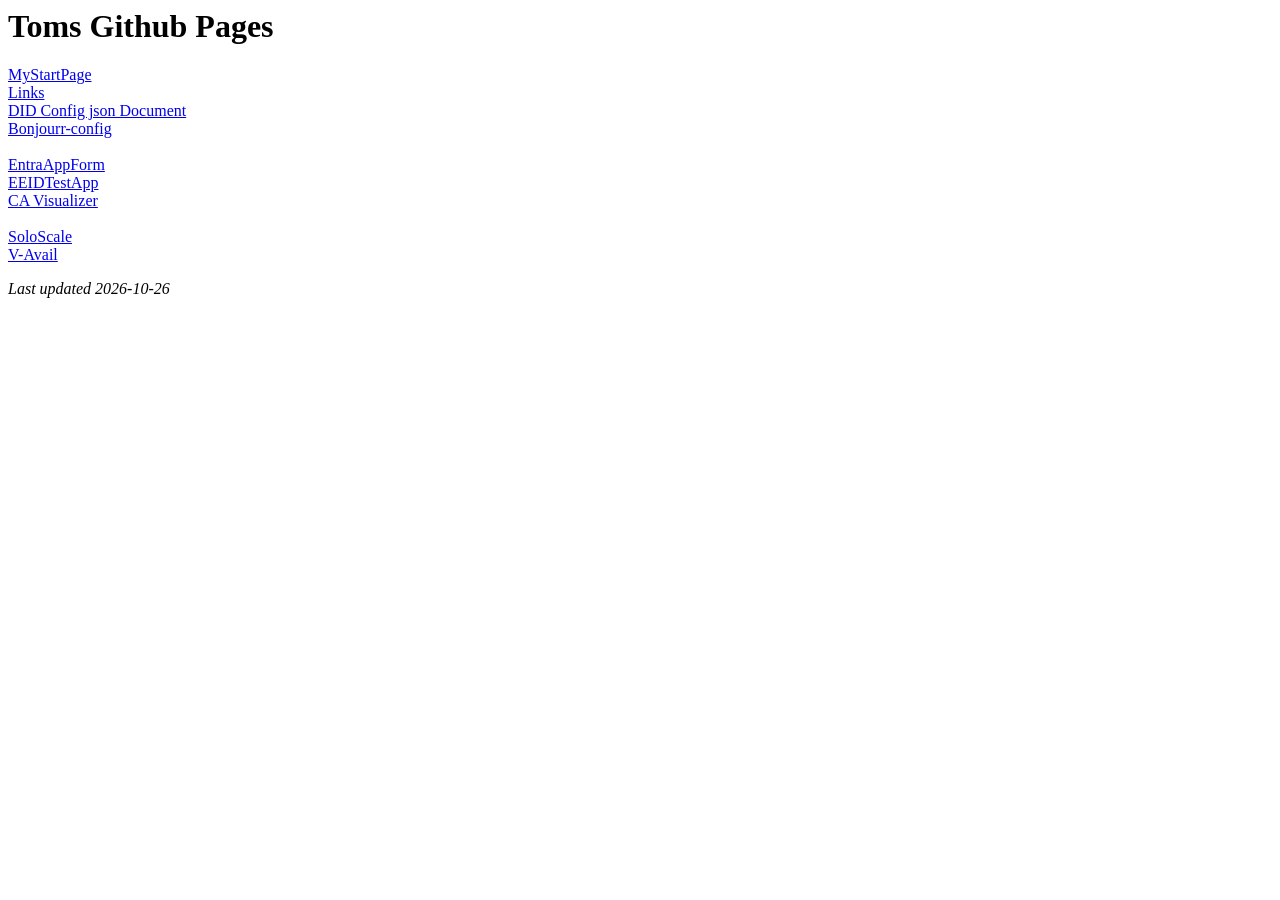
<file: index.html>
<html>
<HEAD>
</HEAD>
<BODY>

<H1>Toms Github Pages</H1>
<A href="/MyStartPage">MyStartPage</A>
<BR>
<A href="/LinkCollection.htm">Links</A>
<BR>
<A href="/.well-known/did-configuration.json">DID Config json Document</A>
<BR>
<A href="https://did.tomdemo.se/bonjourr.json">Bonjourr-config</A>  
<BR>
<BR>
<A href="https://did.tomdemo.se/EntraAppForm/">EntraAppForm</A>
<BR>
<A href="https://did.tomdemo.se/EEIDTestApp/">EEIDTestApp</A>
<BR>
<A href="https://did.tomdemo.se/CAVisual/">CA Visualizer</A>
<BR>
<BR>
<A href="/SoloScale.html">SoloScale</A>
<BR>
<A href="https://outlook.office365.com/calendar/published/0a17d89f6d8f401681cb3135cd1fdab4@volvocars.com/3e25544ff93a48bfbc8d6bd7a7efb8a718422208875986426958/calendar.html">V-Avail</A>


<P>
<I>Last updated 2026-10-26</I>

</BODY>
</html>
</file>
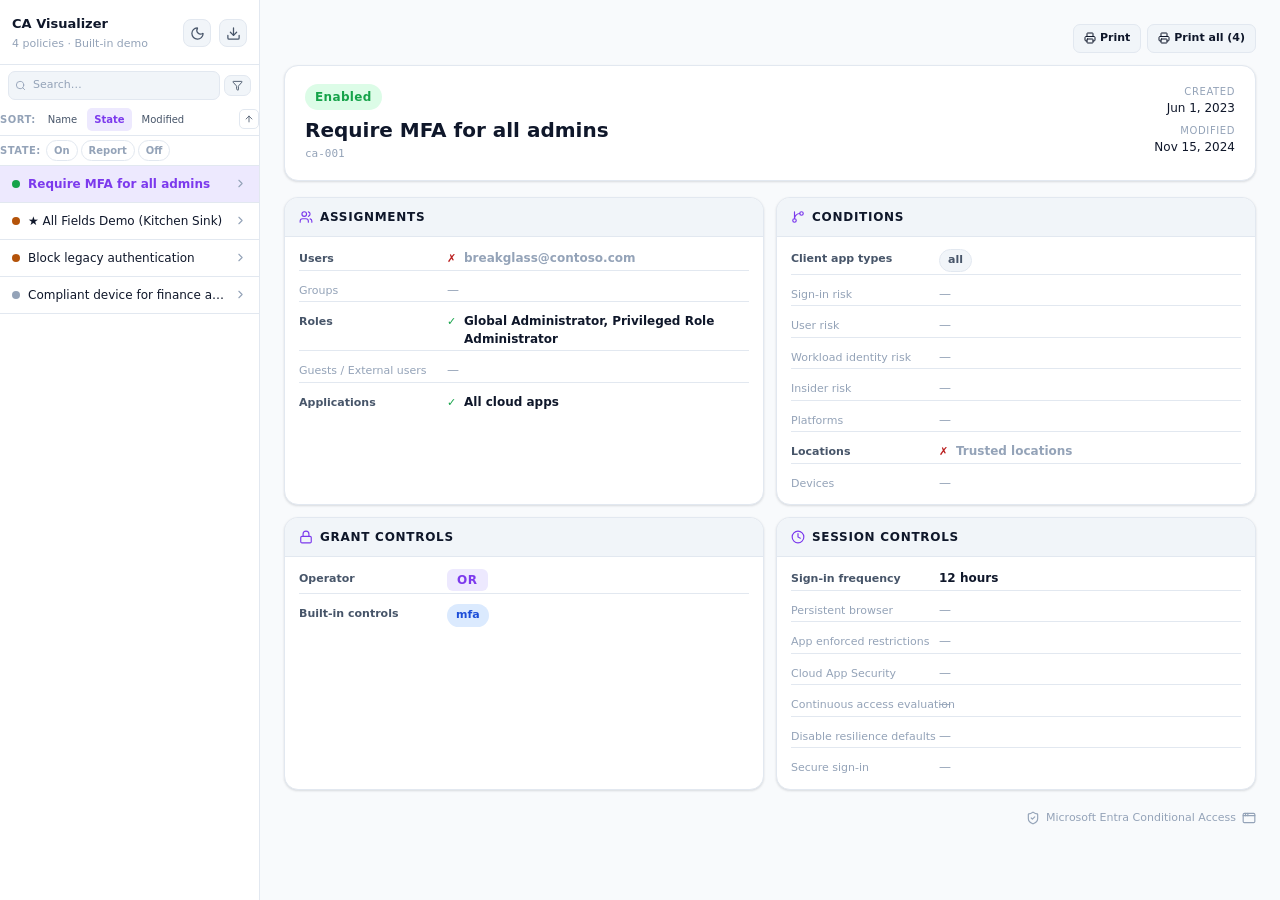
<file: CAVisual/index.html>
<!doctype html>
<html lang="en">
  <head>
    <meta charset="UTF-8" />
    <link rel="icon" type="image/svg+xml" href="/CAVisual/favicon.svg" />
    <meta name="viewport" content="width=device-width, initial-scale=1.0" />
    <title>cavisual</title>
<meta name="apple-mobile-web-app-title" content="CA Visual">
<link rel="apple-touch-icon" sizes="180x180" type="image/png" href="/CAVisual/apple-touch-icon.png">
    <script type="module" crossorigin src="/CAVisual/assets/index-5oV6jOkG.js"></script>
    <link rel="stylesheet" crossorigin href="/CAVisual/assets/index-DjXFDHIv.css">
  </head>
  <body>
    <div id="root">
      <div class="boot-status">
        <h1>Loading Conditional Access Visualizer...</h1>
        <p>If this stays blank, there is a browser-side startup error.</p>
      </div>
    </div>
    <script>
      // Runs synchronously before any module loads.
      // Marks each phase so we know exactly how far execution reaches.
      window.__caPhase = function(label) {
        console.log('[CAVisual boot]', label)
        document.title = 'CAVisual: ' + label
      }
      window.__caPhase('html-parsed')
      window.addEventListener('error', function(e) {
        document.body.innerHTML = '<div class="boot-error" style="max-width:840px;margin:48px auto;padding:24px;border:1px solid #f00;border-radius:20px;font-family:sans-serif"><h1 style="color:#b91c1c">Startup error</h1><p><b>' + (e.filename||'') + ' line ' + e.lineno + ':</b></p><p>' + e.message + '</p></div>'
      })
      window.addEventListener('unhandledrejection', function(e) {
        document.body.innerHTML = '<div class="boot-error" style="max-width:840px;margin:48px auto;padding:24px;border:1px solid #f00;border-radius:20px;font-family:sans-serif"><h1 style="color:#b91c1c">Unhandled rejection</h1><p>' + String(e.reason) + '</p></div>'
      })
    </script>
  </body>
</html>
</file>
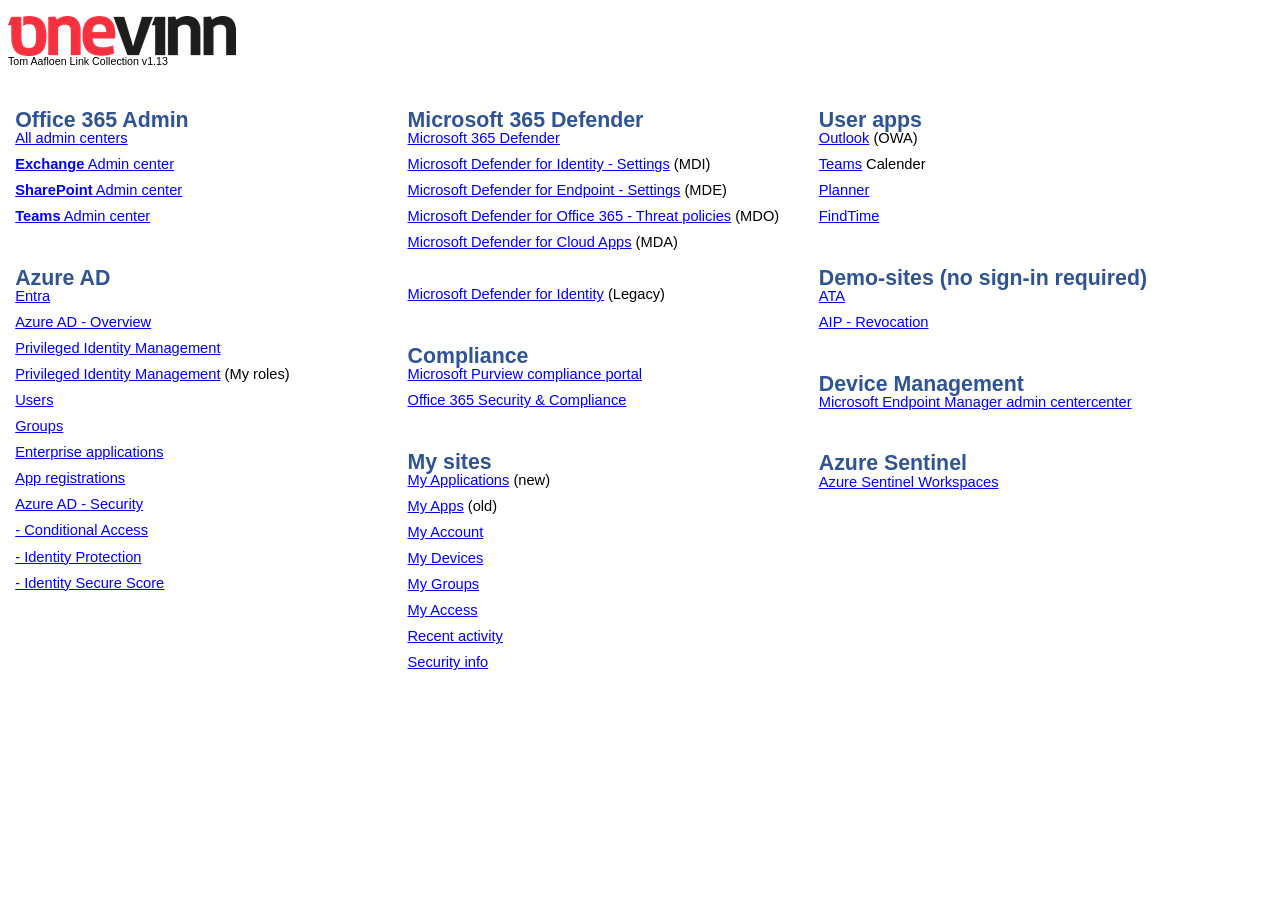
<file: LinkCollection.htm>
<html xmlns:v="urn:schemas-microsoft-com:vml"
xmlns:o="urn:schemas-microsoft-com:office:office"
xmlns:w="urn:schemas-microsoft-com:office:word"
xmlns:dt="uuid:C2F41010-65B3-11d1-A29F-00AA00C14882"
xmlns:m="http://schemas.microsoft.com/office/2004/12/omml"
xmlns="http://www.w3.org/TR/REC-html40">

<head>
<meta http-equiv=Content-Type content="text/html; charset=windows-1252">
<meta name=ProgId content=Word.Document>
<meta name=Generator content="Microsoft Word 15">
<meta name=Originator content="Microsoft Word 15">
<link rel=File-List href="LinkCollection_files/filelist.xml">
<link rel=Edit-Time-Data href="LinkCollection_files/editdata.mso">
<link rel="icon" type="image/png" href="/favicon.png">
<!--[if !mso]>
<style>
v\:* {behavior:url(#default#VML);}
o\:* {behavior:url(#default#VML);}
w\:* {behavior:url(#default#VML);}
.shape {behavior:url(#default#VML);}
</style>
<![endif]--><!--[if gte mso 9]><xml>
 <o:DocumentProperties>
  <o:Author>Tom Aafloen</o:Author>
  <o:LastAuthor>Tom Aafloen</o:LastAuthor>
  <o:Revision>9</o:Revision>
  <o:TotalTime>84</o:TotalTime>
  <o:Created>2020-05-08T08:14:00Z</o:Created>
  <o:LastSaved>2020-05-11T11:07:00Z</o:LastSaved>
  <o:Pages>1</o:Pages>
  <o:Words>448</o:Words>
  <o:Characters>2554</o:Characters>
  <o:Lines>21</o:Lines>
  <o:Paragraphs>5</o:Paragraphs>
  <o:CharactersWithSpaces>2997</o:CharactersWithSpaces>
  <o:Version>16.00</o:Version>
 </o:DocumentProperties>
 <o:CustomDocumentProperties>
  <o:ContentTypeId dt:dt="string">0x0101000E18E042EEAF834BBAE0175DFD9387A2</o:ContentTypeId>
 </o:CustomDocumentProperties>
 <o:OfficeDocumentSettings>
  <o:AllowPNG/>
 </o:OfficeDocumentSettings>
</xml><![endif]-->
<link rel=dataStoreItem href="LinkCollection_files/item0011.xml"
target="LinkCollection_files/props012.xml">
<link rel=dataStoreItem href="LinkCollection_files/item0013.xml"
target="LinkCollection_files/props014.xml">
<link rel=themeData href="LinkCollection_files/themedata.thmx">
<link rel=colorSchemeMapping href="LinkCollection_files/colorschememapping.xml">
<!--[if gte mso 9]><xml>
 <w:WordDocument>
  <w:SpellingState>Clean</w:SpellingState>
  <w:GrammarState>Clean</w:GrammarState>
  <w:TrackMoves>false</w:TrackMoves>
  <w:TrackFormatting/>
  <w:PunctuationKerning/>
  <w:ValidateAgainstSchemas/>
  <w:SaveIfXMLInvalid>false</w:SaveIfXMLInvalid>
  <w:IgnoreMixedContent>false</w:IgnoreMixedContent>
  <w:AlwaysShowPlaceholderText>false</w:AlwaysShowPlaceholderText>
  <w:DoNotPromoteQF/>
  <w:LidThemeOther>en-SE</w:LidThemeOther>
  <w:LidThemeAsian>X-NONE</w:LidThemeAsian>
  <w:LidThemeComplexScript>X-NONE</w:LidThemeComplexScript>
  <w:Compatibility>
   <w:BreakWrappedTables/>
   <w:SnapToGridInCell/>
   <w:WrapTextWithPunct/>
   <w:UseAsianBreakRules/>
   <w:DontGrowAutofit/>
   <w:SplitPgBreakAndParaMark/>
   <w:EnableOpenTypeKerning/>
   <w:DontFlipMirrorIndents/>
   <w:OverrideTableStyleHps/>
  </w:Compatibility>
  <w:BrowserLevel>MicrosoftInternetExplorer4</w:BrowserLevel>
  <m:mathPr>
   <m:mathFont m:val="Cambria Math"/>
   <m:brkBin m:val="before"/>
   <m:brkBinSub m:val="&#45;-"/>
   <m:smallFrac m:val="off"/>
   <m:dispDef/>
   <m:lMargin m:val="0"/>
   <m:rMargin m:val="0"/>
   <m:defJc m:val="centerGroup"/>
   <m:wrapIndent m:val="1440"/>
   <m:intLim m:val="subSup"/>
   <m:naryLim m:val="undOvr"/>
  </m:mathPr></w:WordDocument>
</xml><![endif]--><!--[if gte mso 9]><xml>
 <w:LatentStyles DefLockedState="false" DefUnhideWhenUsed="false"
  DefSemiHidden="false" DefQFormat="false" DefPriority="99"
  LatentStyleCount="376">
  <w:LsdException Locked="false" Priority="0" QFormat="true" Name="Normal"/>
  <w:LsdException Locked="false" Priority="9" QFormat="true" Name="heading 1"/>
  <w:LsdException Locked="false" Priority="9" SemiHidden="true"
   UnhideWhenUsed="true" QFormat="true" Name="heading 2"/>
  <w:LsdException Locked="false" Priority="9" SemiHidden="true"
   UnhideWhenUsed="true" QFormat="true" Name="heading 3"/>
  <w:LsdException Locked="false" Priority="9" SemiHidden="true"
   UnhideWhenUsed="true" QFormat="true" Name="heading 4"/>
  <w:LsdException Locked="false" Priority="9" SemiHidden="true"
   UnhideWhenUsed="true" QFormat="true" Name="heading 5"/>
  <w:LsdException Locked="false" Priority="9" SemiHidden="true"
   UnhideWhenUsed="true" QFormat="true" Name="heading 6"/>
  <w:LsdException Locked="false" Priority="9" SemiHidden="true"
   UnhideWhenUsed="true" QFormat="true" Name="heading 7"/>
  <w:LsdException Locked="false" Priority="9" SemiHidden="true"
   UnhideWhenUsed="true" QFormat="true" Name="heading 8"/>
  <w:LsdException Locked="false" Priority="9" SemiHidden="true"
   UnhideWhenUsed="true" QFormat="true" Name="heading 9"/>
  <w:LsdException Locked="false" SemiHidden="true" UnhideWhenUsed="true"
   Name="index 1"/>
  <w:LsdException Locked="false" SemiHidden="true" UnhideWhenUsed="true"
   Name="index 2"/>
  <w:LsdException Locked="false" SemiHidden="true" UnhideWhenUsed="true"
   Name="index 3"/>
  <w:LsdException Locked="false" SemiHidden="true" UnhideWhenUsed="true"
   Name="index 4"/>
  <w:LsdException Locked="false" SemiHidden="true" UnhideWhenUsed="true"
   Name="index 5"/>
  <w:LsdException Locked="false" SemiHidden="true" UnhideWhenUsed="true"
   Name="index 6"/>
  <w:LsdException Locked="false" SemiHidden="true" UnhideWhenUsed="true"
   Name="index 7"/>
  <w:LsdException Locked="false" SemiHidden="true" UnhideWhenUsed="true"
   Name="index 8"/>
  <w:LsdException Locked="false" SemiHidden="true" UnhideWhenUsed="true"
   Name="index 9"/>
  <w:LsdException Locked="false" Priority="39" SemiHidden="true"
   UnhideWhenUsed="true" Name="toc 1"/>
  <w:LsdException Locked="false" Priority="39" SemiHidden="true"
   UnhideWhenUsed="true" Name="toc 2"/>
  <w:LsdException Locked="false" Priority="39" SemiHidden="true"
   UnhideWhenUsed="true" Name="toc 3"/>
  <w:LsdException Locked="false" Priority="39" SemiHidden="true"
   UnhideWhenUsed="true" Name="toc 4"/>
  <w:LsdException Locked="false" Priority="39" SemiHidden="true"
   UnhideWhenUsed="true" Name="toc 5"/>
  <w:LsdException Locked="false" Priority="39" SemiHidden="true"
   UnhideWhenUsed="true" Name="toc 6"/>
  <w:LsdException Locked="false" Priority="39" SemiHidden="true"
   UnhideWhenUsed="true" Name="toc 7"/>
  <w:LsdException Locked="false" Priority="39" SemiHidden="true"
   UnhideWhenUsed="true" Name="toc 8"/>
  <w:LsdException Locked="false" Priority="39" SemiHidden="true"
   UnhideWhenUsed="true" Name="toc 9"/>
  <w:LsdException Locked="false" SemiHidden="true" UnhideWhenUsed="true"
   Name="Normal Indent"/>
  <w:LsdException Locked="false" SemiHidden="true" UnhideWhenUsed="true"
   Name="footnote text"/>
  <w:LsdException Locked="false" SemiHidden="true" UnhideWhenUsed="true"
   Name="annotation text"/>
  <w:LsdException Locked="false" SemiHidden="true" UnhideWhenUsed="true"
   Name="header"/>
  <w:LsdException Locked="false" SemiHidden="true" UnhideWhenUsed="true"
   Name="footer"/>
  <w:LsdException Locked="false" SemiHidden="true" UnhideWhenUsed="true"
   Name="index heading"/>
  <w:LsdException Locked="false" Priority="35" SemiHidden="true"
   UnhideWhenUsed="true" QFormat="true" Name="caption"/>
  <w:LsdException Locked="false" SemiHidden="true" UnhideWhenUsed="true"
   Name="table of figures"/>
  <w:LsdException Locked="false" SemiHidden="true" UnhideWhenUsed="true"
   Name="envelope address"/>
  <w:LsdException Locked="false" SemiHidden="true" UnhideWhenUsed="true"
   Name="envelope return"/>
  <w:LsdException Locked="false" SemiHidden="true" UnhideWhenUsed="true"
   Name="footnote reference"/>
  <w:LsdException Locked="false" SemiHidden="true" UnhideWhenUsed="true"
   Name="annotation reference"/>
  <w:LsdException Locked="false" SemiHidden="true" UnhideWhenUsed="true"
   Name="line number"/>
  <w:LsdException Locked="false" SemiHidden="true" UnhideWhenUsed="true"
   Name="page number"/>
  <w:LsdException Locked="false" SemiHidden="true" UnhideWhenUsed="true"
   Name="endnote reference"/>
  <w:LsdException Locked="false" SemiHidden="true" UnhideWhenUsed="true"
   Name="endnote text"/>
  <w:LsdException Locked="false" SemiHidden="true" UnhideWhenUsed="true"
   Name="table of authorities"/>
  <w:LsdException Locked="false" SemiHidden="true" UnhideWhenUsed="true"
   Name="macro"/>
  <w:LsdException Locked="false" SemiHidden="true" UnhideWhenUsed="true"
   Name="toa heading"/>
  <w:LsdException Locked="false" SemiHidden="true" UnhideWhenUsed="true"
   Name="List"/>
  <w:LsdException Locked="false" SemiHidden="true" UnhideWhenUsed="true"
   Name="List Bullet"/>
  <w:LsdException Locked="false" SemiHidden="true" UnhideWhenUsed="true"
   Name="List Number"/>
  <w:LsdException Locked="false" SemiHidden="true" UnhideWhenUsed="true"
   Name="List 2"/>
  <w:LsdException Locked="false" SemiHidden="true" UnhideWhenUsed="true"
   Name="List 3"/>
  <w:LsdException Locked="false" SemiHidden="true" UnhideWhenUsed="true"
   Name="List 4"/>
  <w:LsdException Locked="false" SemiHidden="true" UnhideWhenUsed="true"
   Name="List 5"/>
  <w:LsdException Locked="false" SemiHidden="true" UnhideWhenUsed="true"
   Name="List Bullet 2"/>
  <w:LsdException Locked="false" SemiHidden="true" UnhideWhenUsed="true"
   Name="List Bullet 3"/>
  <w:LsdException Locked="false" SemiHidden="true" UnhideWhenUsed="true"
   Name="List Bullet 4"/>
  <w:LsdException Locked="false" SemiHidden="true" UnhideWhenUsed="true"
   Name="List Bullet 5"/>
  <w:LsdException Locked="false" SemiHidden="true" UnhideWhenUsed="true"
   Name="List Number 2"/>
  <w:LsdException Locked="false" SemiHidden="true" UnhideWhenUsed="true"
   Name="List Number 3"/>
  <w:LsdException Locked="false" SemiHidden="true" UnhideWhenUsed="true"
   Name="List Number 4"/>
  <w:LsdException Locked="false" SemiHidden="true" UnhideWhenUsed="true"
   Name="List Number 5"/>
  <w:LsdException Locked="false" Priority="10" QFormat="true" Name="Title"/>
  <w:LsdException Locked="false" SemiHidden="true" UnhideWhenUsed="true"
   Name="Closing"/>
  <w:LsdException Locked="false" SemiHidden="true" UnhideWhenUsed="true"
   Name="Signature"/>
  <w:LsdException Locked="false" Priority="1" SemiHidden="true"
   UnhideWhenUsed="true" Name="Default Paragraph Font"/>
  <w:LsdException Locked="false" SemiHidden="true" UnhideWhenUsed="true"
   Name="Body Text"/>
  <w:LsdException Locked="false" SemiHidden="true" UnhideWhenUsed="true"
   Name="Body Text Indent"/>
  <w:LsdException Locked="false" SemiHidden="true" UnhideWhenUsed="true"
   Name="List Continue"/>
  <w:LsdException Locked="false" SemiHidden="true" UnhideWhenUsed="true"
   Name="List Continue 2"/>
  <w:LsdException Locked="false" SemiHidden="true" UnhideWhenUsed="true"
   Name="List Continue 3"/>
  <w:LsdException Locked="false" SemiHidden="true" UnhideWhenUsed="true"
   Name="List Continue 4"/>
  <w:LsdException Locked="false" SemiHidden="true" UnhideWhenUsed="true"
   Name="List Continue 5"/>
  <w:LsdException Locked="false" SemiHidden="true" UnhideWhenUsed="true"
   Name="Message Header"/>
  <w:LsdException Locked="false" Priority="11" QFormat="true" Name="Subtitle"/>
  <w:LsdException Locked="false" SemiHidden="true" UnhideWhenUsed="true"
   Name="Salutation"/>
  <w:LsdException Locked="false" SemiHidden="true" UnhideWhenUsed="true"
   Name="Date"/>
  <w:LsdException Locked="false" SemiHidden="true" UnhideWhenUsed="true"
   Name="Body Text First Indent"/>
  <w:LsdException Locked="false" SemiHidden="true" UnhideWhenUsed="true"
   Name="Body Text First Indent 2"/>
  <w:LsdException Locked="false" SemiHidden="true" UnhideWhenUsed="true"
   Name="Note Heading"/>
  <w:LsdException Locked="false" SemiHidden="true" UnhideWhenUsed="true"
   Name="Body Text 2"/>
  <w:LsdException Locked="false" SemiHidden="true" UnhideWhenUsed="true"
   Name="Body Text 3"/>
  <w:LsdException Locked="false" SemiHidden="true" UnhideWhenUsed="true"
   Name="Body Text Indent 2"/>
  <w:LsdException Locked="false" SemiHidden="true" UnhideWhenUsed="true"
   Name="Body Text Indent 3"/>
  <w:LsdException Locked="false" SemiHidden="true" UnhideWhenUsed="true"
   Name="Block Text"/>
  <w:LsdException Locked="false" SemiHidden="true" UnhideWhenUsed="true"
   Name="Hyperlink"/>
  <w:LsdException Locked="false" SemiHidden="true" UnhideWhenUsed="true"
   Name="FollowedHyperlink"/>
  <w:LsdException Locked="false" Priority="22" QFormat="true" Name="Strong"/>
  <w:LsdException Locked="false" Priority="20" QFormat="true" Name="Emphasis"/>
  <w:LsdException Locked="false" SemiHidden="true" UnhideWhenUsed="true"
   Name="Document Map"/>
  <w:LsdException Locked="false" SemiHidden="true" UnhideWhenUsed="true"
   Name="Plain Text"/>
  <w:LsdException Locked="false" SemiHidden="true" UnhideWhenUsed="true"
   Name="E-mail Signature"/>
  <w:LsdException Locked="false" SemiHidden="true" UnhideWhenUsed="true"
   Name="HTML Top of Form"/>
  <w:LsdException Locked="false" SemiHidden="true" UnhideWhenUsed="true"
   Name="HTML Bottom of Form"/>
  <w:LsdException Locked="false" SemiHidden="true" UnhideWhenUsed="true"
   Name="Normal (Web)"/>
  <w:LsdException Locked="false" SemiHidden="true" UnhideWhenUsed="true"
   Name="HTML Acronym"/>
  <w:LsdException Locked="false" SemiHidden="true" UnhideWhenUsed="true"
   Name="HTML Address"/>
  <w:LsdException Locked="false" SemiHidden="true" UnhideWhenUsed="true"
   Name="HTML Cite"/>
  <w:LsdException Locked="false" SemiHidden="true" UnhideWhenUsed="true"
   Name="HTML Code"/>
  <w:LsdException Locked="false" SemiHidden="true" UnhideWhenUsed="true"
   Name="HTML Definition"/>
  <w:LsdException Locked="false" SemiHidden="true" UnhideWhenUsed="true"
   Name="HTML Keyboard"/>
  <w:LsdException Locked="false" SemiHidden="true" UnhideWhenUsed="true"
   Name="HTML Preformatted"/>
  <w:LsdException Locked="false" SemiHidden="true" UnhideWhenUsed="true"
   Name="HTML Sample"/>
  <w:LsdException Locked="false" SemiHidden="true" UnhideWhenUsed="true"
   Name="HTML Typewriter"/>
  <w:LsdException Locked="false" SemiHidden="true" UnhideWhenUsed="true"
   Name="HTML Variable"/>
  <w:LsdException Locked="false" SemiHidden="true" UnhideWhenUsed="true"
   Name="Normal Table"/>
  <w:LsdException Locked="false" SemiHidden="true" UnhideWhenUsed="true"
   Name="annotation subject"/>
  <w:LsdException Locked="false" SemiHidden="true" UnhideWhenUsed="true"
   Name="No List"/>
  <w:LsdException Locked="false" SemiHidden="true" UnhideWhenUsed="true"
   Name="Outline List 1"/>
  <w:LsdException Locked="false" SemiHidden="true" UnhideWhenUsed="true"
   Name="Outline List 2"/>
  <w:LsdException Locked="false" SemiHidden="true" UnhideWhenUsed="true"
   Name="Outline List 3"/>
  <w:LsdException Locked="false" SemiHidden="true" UnhideWhenUsed="true"
   Name="Table Simple 1"/>
  <w:LsdException Locked="false" SemiHidden="true" UnhideWhenUsed="true"
   Name="Table Simple 2"/>
  <w:LsdException Locked="false" SemiHidden="true" UnhideWhenUsed="true"
   Name="Table Simple 3"/>
  <w:LsdException Locked="false" SemiHidden="true" UnhideWhenUsed="true"
   Name="Table Classic 1"/>
  <w:LsdException Locked="false" SemiHidden="true" UnhideWhenUsed="true"
   Name="Table Classic 2"/>
  <w:LsdException Locked="false" SemiHidden="true" UnhideWhenUsed="true"
   Name="Table Classic 3"/>
  <w:LsdException Locked="false" SemiHidden="true" UnhideWhenUsed="true"
   Name="Table Classic 4"/>
  <w:LsdException Locked="false" SemiHidden="true" UnhideWhenUsed="true"
   Name="Table Colorful 1"/>
  <w:LsdException Locked="false" SemiHidden="true" UnhideWhenUsed="true"
   Name="Table Colorful 2"/>
  <w:LsdException Locked="false" SemiHidden="true" UnhideWhenUsed="true"
   Name="Table Colorful 3"/>
  <w:LsdException Locked="false" SemiHidden="true" UnhideWhenUsed="true"
   Name="Table Columns 1"/>
  <w:LsdException Locked="false" SemiHidden="true" UnhideWhenUsed="true"
   Name="Table Columns 2"/>
  <w:LsdException Locked="false" SemiHidden="true" UnhideWhenUsed="true"
   Name="Table Columns 3"/>
  <w:LsdException Locked="false" SemiHidden="true" UnhideWhenUsed="true"
   Name="Table Columns 4"/>
  <w:LsdException Locked="false" SemiHidden="true" UnhideWhenUsed="true"
   Name="Table Columns 5"/>
  <w:LsdException Locked="false" SemiHidden="true" UnhideWhenUsed="true"
   Name="Table Grid 1"/>
  <w:LsdException Locked="false" SemiHidden="true" UnhideWhenUsed="true"
   Name="Table Grid 2"/>
  <w:LsdException Locked="false" SemiHidden="true" UnhideWhenUsed="true"
   Name="Table Grid 3"/>
  <w:LsdException Locked="false" SemiHidden="true" UnhideWhenUsed="true"
   Name="Table Grid 4"/>
  <w:LsdException Locked="false" SemiHidden="true" UnhideWhenUsed="true"
   Name="Table Grid 5"/>
  <w:LsdException Locked="false" SemiHidden="true" UnhideWhenUsed="true"
   Name="Table Grid 6"/>
  <w:LsdException Locked="false" SemiHidden="true" UnhideWhenUsed="true"
   Name="Table Grid 7"/>
  <w:LsdException Locked="false" SemiHidden="true" UnhideWhenUsed="true"
   Name="Table Grid 8"/>
  <w:LsdException Locked="false" SemiHidden="true" UnhideWhenUsed="true"
   Name="Table List 1"/>
  <w:LsdException Locked="false" SemiHidden="true" UnhideWhenUsed="true"
   Name="Table List 2"/>
  <w:LsdException Locked="false" SemiHidden="true" UnhideWhenUsed="true"
   Name="Table List 3"/>
  <w:LsdException Locked="false" SemiHidden="true" UnhideWhenUsed="true"
   Name="Table List 4"/>
  <w:LsdException Locked="false" SemiHidden="true" UnhideWhenUsed="true"
   Name="Table List 5"/>
  <w:LsdException Locked="false" SemiHidden="true" UnhideWhenUsed="true"
   Name="Table List 6"/>
  <w:LsdException Locked="false" SemiHidden="true" UnhideWhenUsed="true"
   Name="Table List 7"/>
  <w:LsdException Locked="false" SemiHidden="true" UnhideWhenUsed="true"
   Name="Table List 8"/>
  <w:LsdException Locked="false" SemiHidden="true" UnhideWhenUsed="true"
   Name="Table 3D effects 1"/>
  <w:LsdException Locked="false" SemiHidden="true" UnhideWhenUsed="true"
   Name="Table 3D effects 2"/>
  <w:LsdException Locked="false" SemiHidden="true" UnhideWhenUsed="true"
   Name="Table 3D effects 3"/>
  <w:LsdException Locked="false" SemiHidden="true" UnhideWhenUsed="true"
   Name="Table Contemporary"/>
  <w:LsdException Locked="false" SemiHidden="true" UnhideWhenUsed="true"
   Name="Table Elegant"/>
  <w:LsdException Locked="false" SemiHidden="true" UnhideWhenUsed="true"
   Name="Table Professional"/>
  <w:LsdException Locked="false" SemiHidden="true" UnhideWhenUsed="true"
   Name="Table Subtle 1"/>
  <w:LsdException Locked="false" SemiHidden="true" UnhideWhenUsed="true"
   Name="Table Subtle 2"/>
  <w:LsdException Locked="false" SemiHidden="true" UnhideWhenUsed="true"
   Name="Table Web 1"/>
  <w:LsdException Locked="false" SemiHidden="true" UnhideWhenUsed="true"
   Name="Table Web 2"/>
  <w:LsdException Locked="false" SemiHidden="true" UnhideWhenUsed="true"
   Name="Table Web 3"/>
  <w:LsdException Locked="false" SemiHidden="true" UnhideWhenUsed="true"
   Name="Balloon Text"/>
  <w:LsdException Locked="false" Priority="39" Name="Table Grid"/>
  <w:LsdException Locked="false" SemiHidden="true" UnhideWhenUsed="true"
   Name="Table Theme"/>
  <w:LsdException Locked="false" SemiHidden="true" Name="Placeholder Text"/>
  <w:LsdException Locked="false" Priority="1" QFormat="true" Name="No Spacing"/>
  <w:LsdException Locked="false" Priority="60" Name="Light Shading"/>
  <w:LsdException Locked="false" Priority="61" Name="Light List"/>
  <w:LsdException Locked="false" Priority="62" Name="Light Grid"/>
  <w:LsdException Locked="false" Priority="63" Name="Medium Shading 1"/>
  <w:LsdException Locked="false" Priority="64" Name="Medium Shading 2"/>
  <w:LsdException Locked="false" Priority="65" Name="Medium List 1"/>
  <w:LsdException Locked="false" Priority="66" Name="Medium List 2"/>
  <w:LsdException Locked="false" Priority="67" Name="Medium Grid 1"/>
  <w:LsdException Locked="false" Priority="68" Name="Medium Grid 2"/>
  <w:LsdException Locked="false" Priority="69" Name="Medium Grid 3"/>
  <w:LsdException Locked="false" Priority="70" Name="Dark List"/>
  <w:LsdException Locked="false" Priority="71" Name="Colorful Shading"/>
  <w:LsdException Locked="false" Priority="72" Name="Colorful List"/>
  <w:LsdException Locked="false" Priority="73" Name="Colorful Grid"/>
  <w:LsdException Locked="false" Priority="60" Name="Light Shading Accent 1"/>
  <w:LsdException Locked="false" Priority="61" Name="Light List Accent 1"/>
  <w:LsdException Locked="false" Priority="62" Name="Light Grid Accent 1"/>
  <w:LsdException Locked="false" Priority="63" Name="Medium Shading 1 Accent 1"/>
  <w:LsdException Locked="false" Priority="64" Name="Medium Shading 2 Accent 1"/>
  <w:LsdException Locked="false" Priority="65" Name="Medium List 1 Accent 1"/>
  <w:LsdException Locked="false" SemiHidden="true" Name="Revision"/>
  <w:LsdException Locked="false" Priority="34" QFormat="true"
   Name="List Paragraph"/>
  <w:LsdException Locked="false" Priority="29" QFormat="true" Name="Quote"/>
  <w:LsdException Locked="false" Priority="30" QFormat="true"
   Name="Intense Quote"/>
  <w:LsdException Locked="false" Priority="66" Name="Medium List 2 Accent 1"/>
  <w:LsdException Locked="false" Priority="67" Name="Medium Grid 1 Accent 1"/>
  <w:LsdException Locked="false" Priority="68" Name="Medium Grid 2 Accent 1"/>
  <w:LsdException Locked="false" Priority="69" Name="Medium Grid 3 Accent 1"/>
  <w:LsdException Locked="false" Priority="70" Name="Dark List Accent 1"/>
  <w:LsdException Locked="false" Priority="71" Name="Colorful Shading Accent 1"/>
  <w:LsdException Locked="false" Priority="72" Name="Colorful List Accent 1"/>
  <w:LsdException Locked="false" Priority="73" Name="Colorful Grid Accent 1"/>
  <w:LsdException Locked="false" Priority="60" Name="Light Shading Accent 2"/>
  <w:LsdException Locked="false" Priority="61" Name="Light List Accent 2"/>
  <w:LsdException Locked="false" Priority="62" Name="Light Grid Accent 2"/>
  <w:LsdException Locked="false" Priority="63" Name="Medium Shading 1 Accent 2"/>
  <w:LsdException Locked="false" Priority="64" Name="Medium Shading 2 Accent 2"/>
  <w:LsdException Locked="false" Priority="65" Name="Medium List 1 Accent 2"/>
  <w:LsdException Locked="false" Priority="66" Name="Medium List 2 Accent 2"/>
  <w:LsdException Locked="false" Priority="67" Name="Medium Grid 1 Accent 2"/>
  <w:LsdException Locked="false" Priority="68" Name="Medium Grid 2 Accent 2"/>
  <w:LsdException Locked="false" Priority="69" Name="Medium Grid 3 Accent 2"/>
  <w:LsdException Locked="false" Priority="70" Name="Dark List Accent 2"/>
  <w:LsdException Locked="false" Priority="71" Name="Colorful Shading Accent 2"/>
  <w:LsdException Locked="false" Priority="72" Name="Colorful List Accent 2"/>
  <w:LsdException Locked="false" Priority="73" Name="Colorful Grid Accent 2"/>
  <w:LsdException Locked="false" Priority="60" Name="Light Shading Accent 3"/>
  <w:LsdException Locked="false" Priority="61" Name="Light List Accent 3"/>
  <w:LsdException Locked="false" Priority="62" Name="Light Grid Accent 3"/>
  <w:LsdException Locked="false" Priority="63" Name="Medium Shading 1 Accent 3"/>
  <w:LsdException Locked="false" Priority="64" Name="Medium Shading 2 Accent 3"/>
  <w:LsdException Locked="false" Priority="65" Name="Medium List 1 Accent 3"/>
  <w:LsdException Locked="false" Priority="66" Name="Medium List 2 Accent 3"/>
  <w:LsdException Locked="false" Priority="67" Name="Medium Grid 1 Accent 3"/>
  <w:LsdException Locked="false" Priority="68" Name="Medium Grid 2 Accent 3"/>
  <w:LsdException Locked="false" Priority="69" Name="Medium Grid 3 Accent 3"/>
  <w:LsdException Locked="false" Priority="70" Name="Dark List Accent 3"/>
  <w:LsdException Locked="false" Priority="71" Name="Colorful Shading Accent 3"/>
  <w:LsdException Locked="false" Priority="72" Name="Colorful List Accent 3"/>
  <w:LsdException Locked="false" Priority="73" Name="Colorful Grid Accent 3"/>
  <w:LsdException Locked="false" Priority="60" Name="Light Shading Accent 4"/>
  <w:LsdException Locked="false" Priority="61" Name="Light List Accent 4"/>
  <w:LsdException Locked="false" Priority="62" Name="Light Grid Accent 4"/>
  <w:LsdException Locked="false" Priority="63" Name="Medium Shading 1 Accent 4"/>
  <w:LsdException Locked="false" Priority="64" Name="Medium Shading 2 Accent 4"/>
  <w:LsdException Locked="false" Priority="65" Name="Medium List 1 Accent 4"/>
  <w:LsdException Locked="false" Priority="66" Name="Medium List 2 Accent 4"/>
  <w:LsdException Locked="false" Priority="67" Name="Medium Grid 1 Accent 4"/>
  <w:LsdException Locked="false" Priority="68" Name="Medium Grid 2 Accent 4"/>
  <w:LsdException Locked="false" Priority="69" Name="Medium Grid 3 Accent 4"/>
  <w:LsdException Locked="false" Priority="70" Name="Dark List Accent 4"/>
  <w:LsdException Locked="false" Priority="71" Name="Colorful Shading Accent 4"/>
  <w:LsdException Locked="false" Priority="72" Name="Colorful List Accent 4"/>
  <w:LsdException Locked="false" Priority="73" Name="Colorful Grid Accent 4"/>
  <w:LsdException Locked="false" Priority="60" Name="Light Shading Accent 5"/>
  <w:LsdException Locked="false" Priority="61" Name="Light List Accent 5"/>
  <w:LsdException Locked="false" Priority="62" Name="Light Grid Accent 5"/>
  <w:LsdException Locked="false" Priority="63" Name="Medium Shading 1 Accent 5"/>
  <w:LsdException Locked="false" Priority="64" Name="Medium Shading 2 Accent 5"/>
  <w:LsdException Locked="false" Priority="65" Name="Medium List 1 Accent 5"/>
  <w:LsdException Locked="false" Priority="66" Name="Medium List 2 Accent 5"/>
  <w:LsdException Locked="false" Priority="67" Name="Medium Grid 1 Accent 5"/>
  <w:LsdException Locked="false" Priority="68" Name="Medium Grid 2 Accent 5"/>
  <w:LsdException Locked="false" Priority="69" Name="Medium Grid 3 Accent 5"/>
  <w:LsdException Locked="false" Priority="70" Name="Dark List Accent 5"/>
  <w:LsdException Locked="false" Priority="71" Name="Colorful Shading Accent 5"/>
  <w:LsdException Locked="false" Priority="72" Name="Colorful List Accent 5"/>
  <w:LsdException Locked="false" Priority="73" Name="Colorful Grid Accent 5"/>
  <w:LsdException Locked="false" Priority="60" Name="Light Shading Accent 6"/>
  <w:LsdException Locked="false" Priority="61" Name="Light List Accent 6"/>
  <w:LsdException Locked="false" Priority="62" Name="Light Grid Accent 6"/>
  <w:LsdException Locked="false" Priority="63" Name="Medium Shading 1 Accent 6"/>
  <w:LsdException Locked="false" Priority="64" Name="Medium Shading 2 Accent 6"/>
  <w:LsdException Locked="false" Priority="65" Name="Medium List 1 Accent 6"/>
  <w:LsdException Locked="false" Priority="66" Name="Medium List 2 Accent 6"/>
  <w:LsdException Locked="false" Priority="67" Name="Medium Grid 1 Accent 6"/>
  <w:LsdException Locked="false" Priority="68" Name="Medium Grid 2 Accent 6"/>
  <w:LsdException Locked="false" Priority="69" Name="Medium Grid 3 Accent 6"/>
  <w:LsdException Locked="false" Priority="70" Name="Dark List Accent 6"/>
  <w:LsdException Locked="false" Priority="71" Name="Colorful Shading Accent 6"/>
  <w:LsdException Locked="false" Priority="72" Name="Colorful List Accent 6"/>
  <w:LsdException Locked="false" Priority="73" Name="Colorful Grid Accent 6"/>
  <w:LsdException Locked="false" Priority="19" QFormat="true"
   Name="Subtle Emphasis"/>
  <w:LsdException Locked="false" Priority="21" QFormat="true"
   Name="Intense Emphasis"/>
  <w:LsdException Locked="false" Priority="31" QFormat="true"
   Name="Subtle Reference"/>
  <w:LsdException Locked="false" Priority="32" QFormat="true"
   Name="Intense Reference"/>
  <w:LsdException Locked="false" Priority="33" QFormat="true" Name="Book Title"/>
  <w:LsdException Locked="false" Priority="37" SemiHidden="true"
   UnhideWhenUsed="true" Name="Bibliography"/>
  <w:LsdException Locked="false" Priority="39" SemiHidden="true"
   UnhideWhenUsed="true" QFormat="true" Name="TOC Heading"/>
  <w:LsdException Locked="false" Priority="41" Name="Plain Table 1"/>
  <w:LsdException Locked="false" Priority="42" Name="Plain Table 2"/>
  <w:LsdException Locked="false" Priority="43" Name="Plain Table 3"/>
  <w:LsdException Locked="false" Priority="44" Name="Plain Table 4"/>
  <w:LsdException Locked="false" Priority="45" Name="Plain Table 5"/>
  <w:LsdException Locked="false" Priority="40" Name="Grid Table Light"/>
  <w:LsdException Locked="false" Priority="46" Name="Grid Table 1 Light"/>
  <w:LsdException Locked="false" Priority="47" Name="Grid Table 2"/>
  <w:LsdException Locked="false" Priority="48" Name="Grid Table 3"/>
  <w:LsdException Locked="false" Priority="49" Name="Grid Table 4"/>
  <w:LsdException Locked="false" Priority="50" Name="Grid Table 5 Dark"/>
  <w:LsdException Locked="false" Priority="51" Name="Grid Table 6 Colorful"/>
  <w:LsdException Locked="false" Priority="52" Name="Grid Table 7 Colorful"/>
  <w:LsdException Locked="false" Priority="46"
   Name="Grid Table 1 Light Accent 1"/>
  <w:LsdException Locked="false" Priority="47" Name="Grid Table 2 Accent 1"/>
  <w:LsdException Locked="false" Priority="48" Name="Grid Table 3 Accent 1"/>
  <w:LsdException Locked="false" Priority="49" Name="Grid Table 4 Accent 1"/>
  <w:LsdException Locked="false" Priority="50" Name="Grid Table 5 Dark Accent 1"/>
  <w:LsdException Locked="false" Priority="51"
   Name="Grid Table 6 Colorful Accent 1"/>
  <w:LsdException Locked="false" Priority="52"
   Name="Grid Table 7 Colorful Accent 1"/>
  <w:LsdException Locked="false" Priority="46"
   Name="Grid Table 1 Light Accent 2"/>
  <w:LsdException Locked="false" Priority="47" Name="Grid Table 2 Accent 2"/>
  <w:LsdException Locked="false" Priority="48" Name="Grid Table 3 Accent 2"/>
  <w:LsdException Locked="false" Priority="49" Name="Grid Table 4 Accent 2"/>
  <w:LsdException Locked="false" Priority="50" Name="Grid Table 5 Dark Accent 2"/>
  <w:LsdException Locked="false" Priority="51"
   Name="Grid Table 6 Colorful Accent 2"/>
  <w:LsdException Locked="false" Priority="52"
   Name="Grid Table 7 Colorful Accent 2"/>
  <w:LsdException Locked="false" Priority="46"
   Name="Grid Table 1 Light Accent 3"/>
  <w:LsdException Locked="false" Priority="47" Name="Grid Table 2 Accent 3"/>
  <w:LsdException Locked="false" Priority="48" Name="Grid Table 3 Accent 3"/>
  <w:LsdException Locked="false" Priority="49" Name="Grid Table 4 Accent 3"/>
  <w:LsdException Locked="false" Priority="50" Name="Grid Table 5 Dark Accent 3"/>
  <w:LsdException Locked="false" Priority="51"
   Name="Grid Table 6 Colorful Accent 3"/>
  <w:LsdException Locked="false" Priority="52"
   Name="Grid Table 7 Colorful Accent 3"/>
  <w:LsdException Locked="false" Priority="46"
   Name="Grid Table 1 Light Accent 4"/>
  <w:LsdException Locked="false" Priority="47" Name="Grid Table 2 Accent 4"/>
  <w:LsdException Locked="false" Priority="48" Name="Grid Table 3 Accent 4"/>
  <w:LsdException Locked="false" Priority="49" Name="Grid Table 4 Accent 4"/>
  <w:LsdException Locked="false" Priority="50" Name="Grid Table 5 Dark Accent 4"/>
  <w:LsdException Locked="false" Priority="51"
   Name="Grid Table 6 Colorful Accent 4"/>
  <w:LsdException Locked="false" Priority="52"
   Name="Grid Table 7 Colorful Accent 4"/>
  <w:LsdException Locked="false" Priority="46"
   Name="Grid Table 1 Light Accent 5"/>
  <w:LsdException Locked="false" Priority="47" Name="Grid Table 2 Accent 5"/>
  <w:LsdException Locked="false" Priority="48" Name="Grid Table 3 Accent 5"/>
  <w:LsdException Locked="false" Priority="49" Name="Grid Table 4 Accent 5"/>
  <w:LsdException Locked="false" Priority="50" Name="Grid Table 5 Dark Accent 5"/>
  <w:LsdException Locked="false" Priority="51"
   Name="Grid Table 6 Colorful Accent 5"/>
  <w:LsdException Locked="false" Priority="52"
   Name="Grid Table 7 Colorful Accent 5"/>
  <w:LsdException Locked="false" Priority="46"
   Name="Grid Table 1 Light Accent 6"/>
  <w:LsdException Locked="false" Priority="47" Name="Grid Table 2 Accent 6"/>
  <w:LsdException Locked="false" Priority="48" Name="Grid Table 3 Accent 6"/>
  <w:LsdException Locked="false" Priority="49" Name="Grid Table 4 Accent 6"/>
  <w:LsdException Locked="false" Priority="50" Name="Grid Table 5 Dark Accent 6"/>
  <w:LsdException Locked="false" Priority="51"
   Name="Grid Table 6 Colorful Accent 6"/>
  <w:LsdException Locked="false" Priority="52"
   Name="Grid Table 7 Colorful Accent 6"/>
  <w:LsdException Locked="false" Priority="46" Name="List Table 1 Light"/>
  <w:LsdException Locked="false" Priority="47" Name="List Table 2"/>
  <w:LsdException Locked="false" Priority="48" Name="List Table 3"/>
  <w:LsdException Locked="false" Priority="49" Name="List Table 4"/>
  <w:LsdException Locked="false" Priority="50" Name="List Table 5 Dark"/>
  <w:LsdException Locked="false" Priority="51" Name="List Table 6 Colorful"/>
  <w:LsdException Locked="false" Priority="52" Name="List Table 7 Colorful"/>
  <w:LsdException Locked="false" Priority="46"
   Name="List Table 1 Light Accent 1"/>
  <w:LsdException Locked="false" Priority="47" Name="List Table 2 Accent 1"/>
  <w:LsdException Locked="false" Priority="48" Name="List Table 3 Accent 1"/>
  <w:LsdException Locked="false" Priority="49" Name="List Table 4 Accent 1"/>
  <w:LsdException Locked="false" Priority="50" Name="List Table 5 Dark Accent 1"/>
  <w:LsdException Locked="false" Priority="51"
   Name="List Table 6 Colorful Accent 1"/>
  <w:LsdException Locked="false" Priority="52"
   Name="List Table 7 Colorful Accent 1"/>
  <w:LsdException Locked="false" Priority="46"
   Name="List Table 1 Light Accent 2"/>
  <w:LsdException Locked="false" Priority="47" Name="List Table 2 Accent 2"/>
  <w:LsdException Locked="false" Priority="48" Name="List Table 3 Accent 2"/>
  <w:LsdException Locked="false" Priority="49" Name="List Table 4 Accent 2"/>
  <w:LsdException Locked="false" Priority="50" Name="List Table 5 Dark Accent 2"/>
  <w:LsdException Locked="false" Priority="51"
   Name="List Table 6 Colorful Accent 2"/>
  <w:LsdException Locked="false" Priority="52"
   Name="List Table 7 Colorful Accent 2"/>
  <w:LsdException Locked="false" Priority="46"
   Name="List Table 1 Light Accent 3"/>
  <w:LsdException Locked="false" Priority="47" Name="List Table 2 Accent 3"/>
  <w:LsdException Locked="false" Priority="48" Name="List Table 3 Accent 3"/>
  <w:LsdException Locked="false" Priority="49" Name="List Table 4 Accent 3"/>
  <w:LsdException Locked="false" Priority="50" Name="List Table 5 Dark Accent 3"/>
  <w:LsdException Locked="false" Priority="51"
   Name="List Table 6 Colorful Accent 3"/>
  <w:LsdException Locked="false" Priority="52"
   Name="List Table 7 Colorful Accent 3"/>
  <w:LsdException Locked="false" Priority="46"
   Name="List Table 1 Light Accent 4"/>
  <w:LsdException Locked="false" Priority="47" Name="List Table 2 Accent 4"/>
  <w:LsdException Locked="false" Priority="48" Name="List Table 3 Accent 4"/>
  <w:LsdException Locked="false" Priority="49" Name="List Table 4 Accent 4"/>
  <w:LsdException Locked="false" Priority="50" Name="List Table 5 Dark Accent 4"/>
  <w:LsdException Locked="false" Priority="51"
   Name="List Table 6 Colorful Accent 4"/>
  <w:LsdException Locked="false" Priority="52"
   Name="List Table 7 Colorful Accent 4"/>
  <w:LsdException Locked="false" Priority="46"
   Name="List Table 1 Light Accent 5"/>
  <w:LsdException Locked="false" Priority="47" Name="List Table 2 Accent 5"/>
  <w:LsdException Locked="false" Priority="48" Name="List Table 3 Accent 5"/>
  <w:LsdException Locked="false" Priority="49" Name="List Table 4 Accent 5"/>
  <w:LsdException Locked="false" Priority="50" Name="List Table 5 Dark Accent 5"/>
  <w:LsdException Locked="false" Priority="51"
   Name="List Table 6 Colorful Accent 5"/>
  <w:LsdException Locked="false" Priority="52"
   Name="List Table 7 Colorful Accent 5"/>
  <w:LsdException Locked="false" Priority="46"
   Name="List Table 1 Light Accent 6"/>
  <w:LsdException Locked="false" Priority="47" Name="List Table 2 Accent 6"/>
  <w:LsdException Locked="false" Priority="48" Name="List Table 3 Accent 6"/>
  <w:LsdException Locked="false" Priority="49" Name="List Table 4 Accent 6"/>
  <w:LsdException Locked="false" Priority="50" Name="List Table 5 Dark Accent 6"/>
  <w:LsdException Locked="false" Priority="51"
   Name="List Table 6 Colorful Accent 6"/>
  <w:LsdException Locked="false" Priority="52"
   Name="List Table 7 Colorful Accent 6"/>
  <w:LsdException Locked="false" SemiHidden="true" UnhideWhenUsed="true"
   Name="Mention"/>
  <w:LsdException Locked="false" SemiHidden="true" UnhideWhenUsed="true"
   Name="Smart Hyperlink"/>
  <w:LsdException Locked="false" SemiHidden="true" UnhideWhenUsed="true"
   Name="Hashtag"/>
  <w:LsdException Locked="false" SemiHidden="true" UnhideWhenUsed="true"
   Name="Unresolved Mention"/>
  <w:LsdException Locked="false" SemiHidden="true" UnhideWhenUsed="true"
   Name="Smart Link"/>
 </w:LatentStyles>
</xml><![endif]-->
<style>
<!--
 /* Font Definitions */
 @font-face
	{font-family:"Cambria Math";
	panose-1:2 4 5 3 5 4 6 3 2 4;
	mso-font-charset:0;
	mso-generic-font-family:roman;
	mso-font-pitch:variable;
	mso-font-signature:3 0 0 0 1 0;}
@font-face
	{font-family:Calibri;
	panose-1:2 15 5 2 2 2 4 3 2 4;
	mso-font-charset:0;
	mso-generic-font-family:swiss;
	mso-font-pitch:variable;
	mso-font-signature:-469750017 -1073732485 9 0 511 0;}
@font-face
	{font-family:"Calibri Light";
	panose-1:2 15 3 2 2 2 4 3 2 4;
	mso-font-charset:0;
	mso-generic-font-family:swiss;
	mso-font-pitch:variable;
	mso-font-signature:-469750017 -1073732485 9 0 511 0;}
 /* Style Definitions */
 p.MsoNormal, li.MsoNormal, div.MsoNormal
	{mso-style-unhide:no;
	mso-style-qformat:yes;
	mso-style-parent:"";
	margin-top:0cm;
	margin-right:0cm;
	margin-bottom:8.0pt;
	margin-left:0cm;
	line-height:105%;
	mso-pagination:widow-orphan;
	font-size:11.0pt;
	font-family:"Calibri",sans-serif;
	mso-ascii-font-family:Calibri;
	mso-ascii-theme-font:minor-latin;
	mso-fareast-font-family:Calibri;
	mso-fareast-theme-font:minor-latin;
	mso-hansi-font-family:Calibri;
	mso-hansi-theme-font:minor-latin;
	mso-bidi-font-family:"Times New Roman";
	mso-bidi-theme-font:minor-bidi;
	mso-fareast-language:EN-US;}
h1
	{mso-style-priority:9;
	mso-style-unhide:no;
	mso-style-qformat:yes;
	mso-style-link:"Heading 1 Char";
	mso-style-next:Normal;
	margin-top:12.0pt;
	margin-right:0cm;
	margin-bottom:0cm;
	margin-left:0cm;
	margin-bottom:.0001pt;
	line-height:105%;
	mso-pagination:widow-orphan lines-together;
	page-break-after:avoid;
	mso-outline-level:1;
	font-size:16.0pt;
	font-family:"Calibri Light",sans-serif;
	mso-ascii-font-family:"Calibri Light";
	mso-ascii-theme-font:major-latin;
	mso-fareast-font-family:"Times New Roman";
	mso-fareast-theme-font:major-fareast;
	mso-hansi-font-family:"Calibri Light";
	mso-hansi-theme-font:major-latin;
	mso-bidi-font-family:"Times New Roman";
	mso-bidi-theme-font:major-bidi;
	color:#2F5496;
	mso-themecolor:accent1;
	mso-themeshade:191;
	mso-font-kerning:0pt;
	mso-fareast-language:EN-US;
	font-weight:normal;}
h2
	{mso-style-noshow:yes;
	mso-style-priority:9;
	mso-style-qformat:yes;
	mso-style-link:"Heading 2 Char";
	mso-style-next:Normal;
	margin-top:2.0pt;
	margin-right:0cm;
	margin-bottom:0cm;
	margin-left:0cm;
	margin-bottom:.0001pt;
	line-height:105%;
	mso-pagination:widow-orphan lines-together;
	page-break-after:avoid;
	mso-outline-level:2;
	font-size:13.0pt;
	font-family:"Calibri Light",sans-serif;
	mso-ascii-font-family:"Calibri Light";
	mso-ascii-theme-font:major-latin;
	mso-fareast-font-family:"Times New Roman";
	mso-fareast-theme-font:major-fareast;
	mso-hansi-font-family:"Calibri Light";
	mso-hansi-theme-font:major-latin;
	mso-bidi-font-family:"Times New Roman";
	mso-bidi-theme-font:major-bidi;
	color:#2F5496;
	mso-themecolor:accent1;
	mso-themeshade:191;
	mso-fareast-language:EN-US;
	font-weight:normal;}
a:link, span.MsoHyperlink
	{mso-style-priority:99;
	color:blue;
	text-decoration:underline;
	text-underline:single;}
a:visited, span.MsoHyperlinkFollowed
	{mso-style-noshow:yes;
	mso-style-priority:99;
	color:blue;
	mso-themecolor:followedhyperlink;
	text-decoration:underline;
	text-underline:single;}
p.MsoListParagraph, li.MsoListParagraph, div.MsoListParagraph
	{mso-style-priority:34;
	mso-style-unhide:no;
	mso-style-qformat:yes;
	margin-top:0cm;
	margin-right:0cm;
	margin-bottom:8.0pt;
	margin-left:36.0pt;
	mso-add-space:auto;
	line-height:105%;
	mso-pagination:widow-orphan;
	font-size:11.0pt;
	font-family:"Calibri",sans-serif;
	mso-ascii-font-family:Calibri;
	mso-ascii-theme-font:minor-latin;
	mso-fareast-font-family:Calibri;
	mso-fareast-theme-font:minor-latin;
	mso-hansi-font-family:Calibri;
	mso-hansi-theme-font:minor-latin;
	mso-bidi-font-family:"Times New Roman";
	mso-bidi-theme-font:minor-bidi;
	mso-fareast-language:EN-US;}
p.MsoListParagraphCxSpFirst, li.MsoListParagraphCxSpFirst, div.MsoListParagraphCxSpFirst
	{mso-style-priority:34;
	mso-style-unhide:no;
	mso-style-qformat:yes;
	mso-style-type:export-only;
	margin-top:0cm;
	margin-right:0cm;
	margin-bottom:0cm;
	margin-left:36.0pt;
	margin-bottom:.0001pt;
	mso-add-space:auto;
	line-height:105%;
	mso-pagination:widow-orphan;
	font-size:11.0pt;
	font-family:"Calibri",sans-serif;
	mso-ascii-font-family:Calibri;
	mso-ascii-theme-font:minor-latin;
	mso-fareast-font-family:Calibri;
	mso-fareast-theme-font:minor-latin;
	mso-hansi-font-family:Calibri;
	mso-hansi-theme-font:minor-latin;
	mso-bidi-font-family:"Times New Roman";
	mso-bidi-theme-font:minor-bidi;
	mso-fareast-language:EN-US;}
p.MsoListParagraphCxSpMiddle, li.MsoListParagraphCxSpMiddle, div.MsoListParagraphCxSpMiddle
	{mso-style-priority:34;
	mso-style-unhide:no;
	mso-style-qformat:yes;
	mso-style-type:export-only;
	margin-top:0cm;
	margin-right:0cm;
	margin-bottom:0cm;
	margin-left:36.0pt;
	margin-bottom:.0001pt;
	mso-add-space:auto;
	line-height:105%;
	mso-pagination:widow-orphan;
	font-size:11.0pt;
	font-family:"Calibri",sans-serif;
	mso-ascii-font-family:Calibri;
	mso-ascii-theme-font:minor-latin;
	mso-fareast-font-family:Calibri;
	mso-fareast-theme-font:minor-latin;
	mso-hansi-font-family:Calibri;
	mso-hansi-theme-font:minor-latin;
	mso-bidi-font-family:"Times New Roman";
	mso-bidi-theme-font:minor-bidi;
	mso-fareast-language:EN-US;}
p.MsoListParagraphCxSpLast, li.MsoListParagraphCxSpLast, div.MsoListParagraphCxSpLast
	{mso-style-priority:34;
	mso-style-unhide:no;
	mso-style-qformat:yes;
	mso-style-type:export-only;
	margin-top:0cm;
	margin-right:0cm;
	margin-bottom:8.0pt;
	margin-left:36.0pt;
	mso-add-space:auto;
	line-height:105%;
	mso-pagination:widow-orphan;
	font-size:11.0pt;
	font-family:"Calibri",sans-serif;
	mso-ascii-font-family:Calibri;
	mso-ascii-theme-font:minor-latin;
	mso-fareast-font-family:Calibri;
	mso-fareast-theme-font:minor-latin;
	mso-hansi-font-family:Calibri;
	mso-hansi-theme-font:minor-latin;
	mso-bidi-font-family:"Times New Roman";
	mso-bidi-theme-font:minor-bidi;
	mso-fareast-language:EN-US;}
span.Heading1Char
	{mso-style-name:"Heading 1 Char";
	mso-style-priority:9;
	mso-style-unhide:no;
	mso-style-locked:yes;
	mso-style-link:"Heading 1";
	mso-ansi-font-size:16.0pt;
	mso-bidi-font-size:16.0pt;
	font-family:"Calibri Light",sans-serif;
	mso-ascii-font-family:"Calibri Light";
	mso-ascii-theme-font:major-latin;
	mso-fareast-font-family:"Times New Roman";
	mso-fareast-theme-font:major-fareast;
	mso-hansi-font-family:"Calibri Light";
	mso-hansi-theme-font:major-latin;
	mso-bidi-font-family:"Times New Roman";
	mso-bidi-theme-font:major-bidi;
	color:#2F5496;
	mso-themecolor:accent1;
	mso-themeshade:191;}
span.Heading2Char
	{mso-style-name:"Heading 2 Char";
	mso-style-noshow:yes;
	mso-style-priority:9;
	mso-style-unhide:no;
	mso-style-locked:yes;
	mso-style-link:"Heading 2";
	mso-ansi-font-size:13.0pt;
	mso-bidi-font-size:13.0pt;
	font-family:"Calibri Light",sans-serif;
	mso-ascii-font-family:"Calibri Light";
	mso-ascii-theme-font:major-latin;
	mso-fareast-font-family:"Times New Roman";
	mso-fareast-theme-font:major-fareast;
	mso-hansi-font-family:"Calibri Light";
	mso-hansi-theme-font:major-latin;
	mso-bidi-font-family:"Times New Roman";
	mso-bidi-theme-font:major-bidi;
	color:#2F5496;
	mso-themecolor:accent1;
	mso-themeshade:191;}
p.msonormal0, li.msonormal0, div.msonormal0
	{mso-style-name:msonormal;
	mso-style-unhide:no;
	mso-margin-top-alt:auto;
	margin-right:0cm;
	mso-margin-bottom-alt:auto;
	margin-left:0cm;
	mso-pagination:widow-orphan;
	font-size:12.0pt;
	font-family:"Times New Roman",serif;
	mso-fareast-font-family:"Times New Roman";
	mso-fareast-theme-font:minor-fareast;}
span.SpellE
	{mso-style-name:"";
	mso-spl-e:yes;}
.MsoChpDefault
	{mso-style-type:export-only;
	mso-default-props:yes;
	font-size:10.0pt;
	mso-ansi-font-size:10.0pt;
	mso-bidi-font-size:10.0pt;
	font-family:"Calibri",sans-serif;
	mso-ascii-font-family:Calibri;
	mso-ascii-theme-font:minor-latin;
	mso-fareast-font-family:Calibri;
	mso-fareast-theme-font:minor-latin;
	mso-hansi-font-family:Calibri;
	mso-hansi-theme-font:minor-latin;
	mso-bidi-font-family:"Times New Roman";
	mso-bidi-theme-font:minor-bidi;
	mso-fareast-language:EN-US;}
 /* Page Definitions */
 @page
	{mso-footnote-separator:url("LinkCollection_files/header.htm") fs;
	mso-footnote-continuation-separator:url("LinkCollection_files/header.htm") fcs;
	mso-endnote-separator:url("LinkCollection_files/header.htm") es;
	mso-endnote-continuation-separator:url("LinkCollection_files/header.htm") ecs;}
@page WordSection1
	{size:792.0pt 612.0pt;
	mso-page-orientation:landscape;
	margin:72.0pt 72.0pt 72.0pt 72.0pt;
	mso-header-margin:35.4pt;
	mso-footer-margin:35.4pt;
	mso-columns:2 even 35.4pt;
	mso-paper-source:0;}
div.WordSection1
	{page:WordSection1;}
-->
</style>
<!--[if gte mso 10]>
<style>
 /* Style Definitions */
 table.MsoNormalTable
	{mso-style-name:"Table Normal";
	mso-tstyle-rowband-size:0;
	mso-tstyle-colband-size:0;
	mso-style-noshow:yes;
	mso-style-priority:99;
	mso-style-parent:"";
	mso-padding-alt:0cm 5.4pt 0cm 5.4pt;
	mso-para-margin:0cm;
	mso-para-margin-bottom:.0001pt;
	mso-pagination:widow-orphan;
	font-size:10.0pt;
	font-family:"Calibri",sans-serif;
	mso-ascii-font-family:Calibri;
	mso-ascii-theme-font:minor-latin;
	mso-hansi-font-family:Calibri;
	mso-hansi-theme-font:minor-latin;
	mso-bidi-font-family:"Times New Roman";
	mso-bidi-theme-font:minor-bidi;
	mso-fareast-language:EN-US;}
table.MsoTableGrid
	{mso-style-name:"Table Grid";
	mso-tstyle-rowband-size:0;
	mso-tstyle-colband-size:0;
	mso-style-priority:39;
	mso-style-unhide:no;
	border:solid windowtext 1.0pt;
	mso-border-alt:solid windowtext .5pt;
	mso-padding-alt:0cm 5.4pt 0cm 5.4pt;
	mso-border-insideh:.5pt solid windowtext;
	mso-border-insidev:.5pt solid windowtext;
	mso-para-margin:0cm;
	mso-para-margin-bottom:.0001pt;
	mso-pagination:widow-orphan;
	font-size:10.0pt;
	font-family:"Calibri",sans-serif;
	mso-ascii-font-family:Calibri;
	mso-ascii-theme-font:minor-latin;
	mso-hansi-font-family:Calibri;
	mso-hansi-theme-font:minor-latin;
	mso-bidi-font-family:"Times New Roman";
	mso-bidi-theme-font:minor-bidi;
	mso-fareast-language:EN-US;}
</style>
<![endif]--><!--[if gte mso 9]><xml>
 <o:shapedefaults v:ext="edit" spidmax="2049"/>
</xml><![endif]--><!--[if gte mso 9]><xml>
 <o:shapelayout v:ext="edit">
  <o:idmap v:ext="edit" data="1"/>
 </o:shapelayout></xml><![endif]-->
</head>

<body lang=en-SE link=blue vlink="#954F72" style='tab-interval:36.0pt'>

<div class=WordSection1>

<h1><b style='mso-bidi-font-weight:normal'><span style='mso-no-proof:yes'><!--[if gte vml 1]><v:shapetype
 id="_x0000_t75" coordsize="21600,21600" o:spt="75" o:preferrelative="t"
 path="m@4@5l@4@11@9@11@9@5xe" filled="f" stroked="f">
 <v:stroke joinstyle="miter"/>
 <v:formulas>
  <v:f eqn="if lineDrawn pixelLineWidth 0"/>
  <v:f eqn="sum @0 1 0"/>
  <v:f eqn="sum 0 0 @1"/>
  <v:f eqn="prod @2 1 2"/>
  <v:f eqn="prod @3 21600 pixelWidth"/>
  <v:f eqn="prod @3 21600 pixelHeight"/>
  <v:f eqn="sum @0 0 1"/>
  <v:f eqn="prod @6 1 2"/>
  <v:f eqn="prod @7 21600 pixelWidth"/>
  <v:f eqn="sum @8 21600 0"/>
  <v:f eqn="prod @7 21600 pixelHeight"/>
  <v:f eqn="sum @10 21600 0"/>
 </v:formulas>
 <v:path o:extrusionok="f" gradientshapeok="t" o:connecttype="rect"/>
 <o:lock v:ext="edit" aspectratio="t"/>
</v:shapetype><v:shape id="Picture_x0020_1" o:spid="_x0000_i1025" type="#_x0000_t75"
 style='width:171pt;height:30pt;visibility:visible;mso-wrap-style:square'>
 <v:imagedata src="LinkCollection_files/image001.png" o:title=""/>
</v:shape><![endif]--><![if !vml]><img width=228 height=40
src="LinkCollection_files/image002.png" v:shapes="Picture_x0020_1"><![endif]></span></b><span
style='font-size:11.0pt;line-height:105%;font-family:"Calibri",sans-serif;
mso-ascii-theme-font:minor-latin;mso-fareast-font-family:Calibri;mso-fareast-theme-font:
minor-latin;mso-hansi-theme-font:minor-latin;mso-bidi-font-family:"Times New Roman";
mso-bidi-theme-font:minor-bidi;color:windowtext'><o:p></o:p></span></h1>

<p class=MsoNormal><span style='font-size:8.0pt;line-height:105%'>Tom Aafloen
  Link Collection v1.13<o:p></o:p></span></p>
  
  <p class=MsoNormal><span style='font-size:3.0pt;line-height:105%'><o:p>&nbsp;</o:p></span></p>
  
  <table class=MsoTableGrid border=0 cellspacing=0 cellpadding=0
   style='border-collapse:collapse;border:none;mso-yfti-tbllook:1184;mso-padding-alt:
   0cm 5.4pt 0cm 5.4pt;mso-border-insideh:none;mso-border-insidev:none'>
   <tr style='mso-yfti-irow:0;mso-yfti-firstrow:yes;mso-yfti-lastrow:yes'>
    <td width=378 valign=top style='width:10.0cm;padding:0cm 5.4pt 0cm 5.4pt'>
    <h1><b>Office 365 Admin<o:p></o:p></b></h1>
    <p class=MsoNormal><a href="https://admin.microsoft.com/Adminportal/#/alladmincenters">All admin <span
    class=SpellE>centers</span></a></p>
    <p class=MsoNormal><a href="https://outlook.office365.com/ecp"><b>Exchange</b> Admin <span class=SpellE>center</span></a></p>
    <p class=MsoNormal><a href="https://admin.microsoft.com/sharepoint"><b>SharePoint</b> Admin <span class=SpellE>center</span></a></p>
    <p class=MsoNormal><a href="https://admin.teams.microsoft.com/"><b>Teams</b> Admin <span class=SpellE>center</span></a></p>
    <p class=MsoNormal><o:p>&nbsp;</o:p></p>
    <h1><b>Azure AD<o:p></o:p></b></h1>
    <p class=MsoNormal><a href="https://entra.microsoft.com/?culture=en-us&country=US#blade/Microsoft_AAD_IAM/TenantOverview.ReactView">Entra</a></p>
    <p class=MsoNormal><a href="https://portal.azure.com/#blade/Microsoft_AAD_IAM/ActiveDirectoryMenuBlade/">Azure AD - Overview</a></p>
    <p class=MsoNormal><a href="https://portal.azure.com/#blade/Microsoft_Azure_PIMCommon/CommonMenuBlade/quickStart">Privileged Identity Management</a> </p>
    <p class=MsoNormal><a href="https://portal.azure.com/#blade/Microsoft_Azure_PIMCommon/ActivationMenuBlade/">Privileged Identity Management</a> (My roles)</p>
    <p class=MsoNormal><a href="https://portal.azure.com/#blade/Microsoft_AAD_IAM/UsersManagementMenuBlade/MsGraphUsers">Users</a></p>
    <p class=MsoNormal><a href="https://portal.azure.com/#blade/Microsoft_AAD_IAM/GroupsManagementMenuBlade/AllGroups">Groups</a></p>
    <p class=MsoNormal><a href="https://portal.azure.com/#blade/Microsoft_AAD_IAM/StartboardApplicationsMenuBlade/AllApps/menuId">Enterprise applications</a></p>
    <p class=MsoNormal><a href="https://portal.azure.com/#blade/Microsoft_AAD_IAM/ActiveDirectoryMenuBlade/RegisteredApps">App registrations</a></p>
    <p class=MsoNormal><a href="https://portal.azure.com/#blade/Microsoft_AAD_IAM/SecurityMenuBlade/">Azure AD - Security</a></p>
    <p class=MsoNormal><a href="https://portal.azure.com/#blade/Microsoft_AAD_IAM/ConditionalAccessBlade/Policies">   -  Conditional Access</a></p>
    <p class=MsoNormal><a href="https://portal.azure.com/#blade/Microsoft_AAD_IAM/IdentityProtectionMenuBlade/Overview">   -  Identity Protection</a></p>
    <p class=MsoNormal><a href="https://portal.azure.com/#blade/Microsoft_AAD_IAM/SecurityMenuBlade/IdentitySecureScore">   -  Identity Secure Score</a></p>
    <h1><o:p>&nbsp;</o:p></h1>
    </td>
    <td width=397 valign=top style='width:297.7pt;padding:0cm 5.4pt 0cm 5.4pt'>
    <h1><b>Microsoft 365 Defender<o:p></o:p></b></h1>
    <p class=MsoNormal><a href="https://security.microsoft.com/">Microsoft 365 Defender</a></p>
    <p class=MsoNormal><a href="https://security.microsoft.com/settings/identities?tabid=sensor">Microsoft Defender for Identity - Settings</a> (MDI)</p>
    <p class=MsoNormal><a href="https://security.microsoft.com/preferences2/general"">Microsoft Defender for Endpoint - Settings</a> (MDE)</p>
    <p class=MsoNormal><a href="https://security.microsoft.com/threatpolicy?rfr=scc_threatpolicy"">Microsoft Defender for Office 365 - Threat policies</a> (MDO)</p>
    <p class=MsoNormal><a href="https://portal.cloudappsecurity.com/"">Microsoft Defender for Cloud Apps</a> (MDA)</p>
    <p class=MsoNormal><o:p>&nbsp;</o:p></p>
    <p class=MsoNormal><a href="https://portal.atp.azure.com/">Microsoft Defender for Identity</a> (Legacy)</p>
    <p class=MsoNormal><o:p>&nbsp;</o:p></p>
    <h1><b>Compliance<o:p></o:p></b></h1>
    <p class=MsoNormal><a href="https://compliance.microsoft.com">Microsoft Purview compliance portal</a></p>
    <p class=MsoNormal><a href="https://protection.office.com">Office 365 Security &amp; Compliance</a></p>
    <p class=MsoNormal><o:p>&nbsp;</o:p></p>
    <h1><b>My sites<o:p></o:p></b></h1>
    <p class=MsoNormal><a href="https://myapplications.microsoft.com">My Applications</a> (new)</p>
    <p class=MsoNormal><a href="https://myapps.microsoft.com">My Apps</a> (old)</p>
    <p class=MsoNormal><a href="https://myaccount.microsoft.com">My Account</a></p>
    <p class=MsoNormal><a href="https://myaccount.microsoft.com/device-list">My Devices</a></p>
    <p class=MsoNormal><a href="https://mygroups.microsoft.com">My Groups</a></p>
    <p class=MsoNormal><a href="https://myaccess.microsoft.com">My Access</a></p>
    <p class=MsoNormal><a href="https://mysignins.microsoft.com">Recent activity</a></p>
    <p class=MsoNormal><a href="https://mysignins.microsoft.com/security-info">Security info</a></p>
    <p class=MsoNormal><o:p>&nbsp;</o:p></p>
    </td>
    <td width=396 valign=top style='width:297.25pt;padding:0cm 5.4pt 0cm 5.4pt'>
    <h1><b>User apps<o:p></o:p></b></h1>
    <p class=MsoNormal><a href="https://outlook.office365.com/mail/inbox">Outlook</a> (OWA)</p>
    <p class=MsoNormal><a href="https://teams.microsoft.com/_#/calendarv2">Teams</a> Calender</p>
    <p class=MsoNormal><a href="https://tasks.office.com/Home/Planner/">Planner</a></p>
    <p class=MsoNormal><a href="https://outlook.office.com/findtime/dashboard/">FindTime</a></p>
    <p class=MsoNormal><o:p>&nbsp;</o:p></p>
    <h1><b>Demo-sites (no sign-in required)<o:p></o:p></b></h1>
    <p class=MsoNormal><a href="http://go.mssec.se/ATADemo">ATA</a></p>
    <p class=MsoNormal><a href="http://go.mssec.se/RMSDemo2">AIP - Revocation</a></p>
    <p class=MsoNormal><o:p>&nbsp;</o:p></p>
    <h1><b>Device Management<o:p></o:p></b></h1>
    <p class=MsoNormal><a href="https://endpoint.microsoft.com/">Microsoft Endpoint Manager admin center<span class=SpellE>center</span></a></p>
    <p class=MsoNormal><o:p>&nbsp;</o:p></p>
    <h1><b>Azure Sentinel<o:p></o:p></b></h1>
    <p class=MsoNormal><a href="https://portal.azure.com/#blade/Microsoft_Azure_Security_Insights/WorkspaceSelectorBlade">Azure Sentinel Workspaces</a></p>
    <p class=MsoNormal><o:p>&nbsp;</o:p></p>
    </td>
   </tr>
  </table>
  
  <p class=MsoNormal><o:p>&nbsp;</o:p></p>
  
  </div>
  
  </body>
  
  </html>
</file>
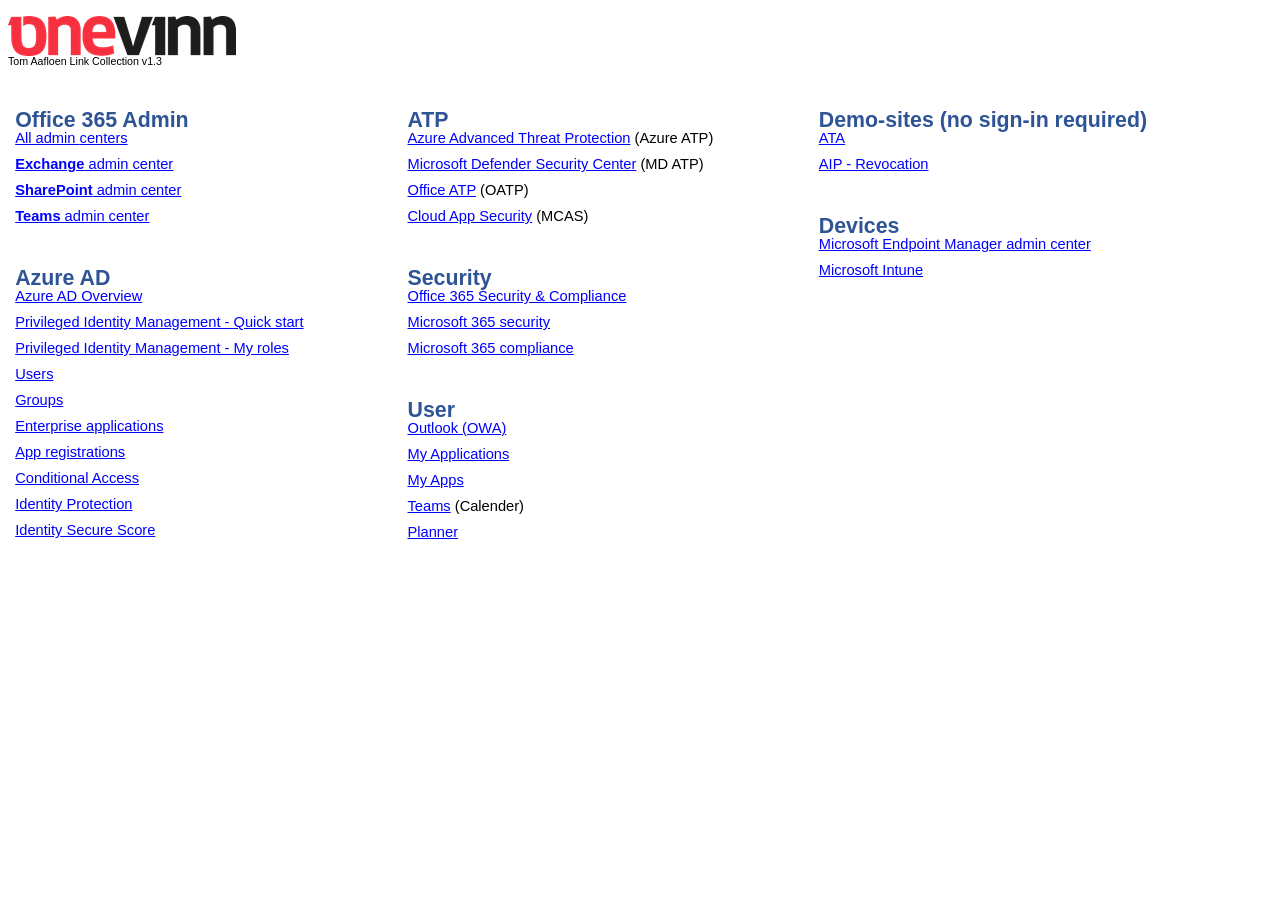
<file: LinkCollection_BU.htm>
<html xmlns:v="urn:schemas-microsoft-com:vml"
xmlns:o="urn:schemas-microsoft-com:office:office"
xmlns:w="urn:schemas-microsoft-com:office:word"
xmlns:dt="uuid:C2F41010-65B3-11d1-A29F-00AA00C14882"
xmlns:m="http://schemas.microsoft.com/office/2004/12/omml"
xmlns="http://www.w3.org/TR/REC-html40">

<head>
<meta http-equiv=Content-Type content="text/html; charset=windows-1252">
<meta name=ProgId content=Word.Document>
<meta name=Generator content="Microsoft Word 15">
<meta name=Originator content="Microsoft Word 15">
<link rel=File-List href="LinkCollection_files/filelist.xml">
<link rel=Edit-Time-Data href="LinkCollection_files/editdata.mso">
<link rel="icon" type="image/png" href="/favicon.png">
<!--[if !mso]>
<style>
v\:* {behavior:url(#default#VML);}
o\:* {behavior:url(#default#VML);}
w\:* {behavior:url(#default#VML);}
.shape {behavior:url(#default#VML);}
</style>
<![endif]--><!--[if gte mso 9]><xml>
 <o:DocumentProperties>
  <o:Author>Tom Aafloen</o:Author>
  <o:LastAuthor>Tom Aafloen</o:LastAuthor>
  <o:Revision>9</o:Revision>
  <o:TotalTime>84</o:TotalTime>
  <o:Created>2020-05-08T08:14:00Z</o:Created>
  <o:LastSaved>2020-05-11T11:07:00Z</o:LastSaved>
  <o:Pages>1</o:Pages>
  <o:Words>448</o:Words>
  <o:Characters>2554</o:Characters>
  <o:Lines>21</o:Lines>
  <o:Paragraphs>5</o:Paragraphs>
  <o:CharactersWithSpaces>2997</o:CharactersWithSpaces>
  <o:Version>16.00</o:Version>
 </o:DocumentProperties>
 <o:CustomDocumentProperties>
  <o:ContentTypeId dt:dt="string">0x0101000E18E042EEAF834BBAE0175DFD9387A2</o:ContentTypeId>
 </o:CustomDocumentProperties>
 <o:OfficeDocumentSettings>
  <o:AllowPNG/>
 </o:OfficeDocumentSettings>
</xml><![endif]-->
<link rel=dataStoreItem href="LinkCollection_files/item0011.xml"
target="LinkCollection_files/props012.xml">
<link rel=dataStoreItem href="LinkCollection_files/item0013.xml"
target="LinkCollection_files/props014.xml">
<link rel=themeData href="LinkCollection_files/themedata.thmx">
<link rel=colorSchemeMapping href="LinkCollection_files/colorschememapping.xml">
<!--[if gte mso 9]><xml>
 <w:WordDocument>
  <w:SpellingState>Clean</w:SpellingState>
  <w:GrammarState>Clean</w:GrammarState>
  <w:TrackMoves>false</w:TrackMoves>
  <w:TrackFormatting/>
  <w:PunctuationKerning/>
  <w:ValidateAgainstSchemas/>
  <w:SaveIfXMLInvalid>false</w:SaveIfXMLInvalid>
  <w:IgnoreMixedContent>false</w:IgnoreMixedContent>
  <w:AlwaysShowPlaceholderText>false</w:AlwaysShowPlaceholderText>
  <w:DoNotPromoteQF/>
  <w:LidThemeOther>en-SE</w:LidThemeOther>
  <w:LidThemeAsian>X-NONE</w:LidThemeAsian>
  <w:LidThemeComplexScript>X-NONE</w:LidThemeComplexScript>
  <w:Compatibility>
   <w:BreakWrappedTables/>
   <w:SnapToGridInCell/>
   <w:WrapTextWithPunct/>
   <w:UseAsianBreakRules/>
   <w:DontGrowAutofit/>
   <w:SplitPgBreakAndParaMark/>
   <w:EnableOpenTypeKerning/>
   <w:DontFlipMirrorIndents/>
   <w:OverrideTableStyleHps/>
  </w:Compatibility>
  <w:BrowserLevel>MicrosoftInternetExplorer4</w:BrowserLevel>
  <m:mathPr>
   <m:mathFont m:val="Cambria Math"/>
   <m:brkBin m:val="before"/>
   <m:brkBinSub m:val="&#45;-"/>
   <m:smallFrac m:val="off"/>
   <m:dispDef/>
   <m:lMargin m:val="0"/>
   <m:rMargin m:val="0"/>
   <m:defJc m:val="centerGroup"/>
   <m:wrapIndent m:val="1440"/>
   <m:intLim m:val="subSup"/>
   <m:naryLim m:val="undOvr"/>
  </m:mathPr></w:WordDocument>
</xml><![endif]--><!--[if gte mso 9]><xml>
 <w:LatentStyles DefLockedState="false" DefUnhideWhenUsed="false"
  DefSemiHidden="false" DefQFormat="false" DefPriority="99"
  LatentStyleCount="376">
  <w:LsdException Locked="false" Priority="0" QFormat="true" Name="Normal"/>
  <w:LsdException Locked="false" Priority="9" QFormat="true" Name="heading 1"/>
  <w:LsdException Locked="false" Priority="9" SemiHidden="true"
   UnhideWhenUsed="true" QFormat="true" Name="heading 2"/>
  <w:LsdException Locked="false" Priority="9" SemiHidden="true"
   UnhideWhenUsed="true" QFormat="true" Name="heading 3"/>
  <w:LsdException Locked="false" Priority="9" SemiHidden="true"
   UnhideWhenUsed="true" QFormat="true" Name="heading 4"/>
  <w:LsdException Locked="false" Priority="9" SemiHidden="true"
   UnhideWhenUsed="true" QFormat="true" Name="heading 5"/>
  <w:LsdException Locked="false" Priority="9" SemiHidden="true"
   UnhideWhenUsed="true" QFormat="true" Name="heading 6"/>
  <w:LsdException Locked="false" Priority="9" SemiHidden="true"
   UnhideWhenUsed="true" QFormat="true" Name="heading 7"/>
  <w:LsdException Locked="false" Priority="9" SemiHidden="true"
   UnhideWhenUsed="true" QFormat="true" Name="heading 8"/>
  <w:LsdException Locked="false" Priority="9" SemiHidden="true"
   UnhideWhenUsed="true" QFormat="true" Name="heading 9"/>
  <w:LsdException Locked="false" SemiHidden="true" UnhideWhenUsed="true"
   Name="index 1"/>
  <w:LsdException Locked="false" SemiHidden="true" UnhideWhenUsed="true"
   Name="index 2"/>
  <w:LsdException Locked="false" SemiHidden="true" UnhideWhenUsed="true"
   Name="index 3"/>
  <w:LsdException Locked="false" SemiHidden="true" UnhideWhenUsed="true"
   Name="index 4"/>
  <w:LsdException Locked="false" SemiHidden="true" UnhideWhenUsed="true"
   Name="index 5"/>
  <w:LsdException Locked="false" SemiHidden="true" UnhideWhenUsed="true"
   Name="index 6"/>
  <w:LsdException Locked="false" SemiHidden="true" UnhideWhenUsed="true"
   Name="index 7"/>
  <w:LsdException Locked="false" SemiHidden="true" UnhideWhenUsed="true"
   Name="index 8"/>
  <w:LsdException Locked="false" SemiHidden="true" UnhideWhenUsed="true"
   Name="index 9"/>
  <w:LsdException Locked="false" Priority="39" SemiHidden="true"
   UnhideWhenUsed="true" Name="toc 1"/>
  <w:LsdException Locked="false" Priority="39" SemiHidden="true"
   UnhideWhenUsed="true" Name="toc 2"/>
  <w:LsdException Locked="false" Priority="39" SemiHidden="true"
   UnhideWhenUsed="true" Name="toc 3"/>
  <w:LsdException Locked="false" Priority="39" SemiHidden="true"
   UnhideWhenUsed="true" Name="toc 4"/>
  <w:LsdException Locked="false" Priority="39" SemiHidden="true"
   UnhideWhenUsed="true" Name="toc 5"/>
  <w:LsdException Locked="false" Priority="39" SemiHidden="true"
   UnhideWhenUsed="true" Name="toc 6"/>
  <w:LsdException Locked="false" Priority="39" SemiHidden="true"
   UnhideWhenUsed="true" Name="toc 7"/>
  <w:LsdException Locked="false" Priority="39" SemiHidden="true"
   UnhideWhenUsed="true" Name="toc 8"/>
  <w:LsdException Locked="false" Priority="39" SemiHidden="true"
   UnhideWhenUsed="true" Name="toc 9"/>
  <w:LsdException Locked="false" SemiHidden="true" UnhideWhenUsed="true"
   Name="Normal Indent"/>
  <w:LsdException Locked="false" SemiHidden="true" UnhideWhenUsed="true"
   Name="footnote text"/>
  <w:LsdException Locked="false" SemiHidden="true" UnhideWhenUsed="true"
   Name="annotation text"/>
  <w:LsdException Locked="false" SemiHidden="true" UnhideWhenUsed="true"
   Name="header"/>
  <w:LsdException Locked="false" SemiHidden="true" UnhideWhenUsed="true"
   Name="footer"/>
  <w:LsdException Locked="false" SemiHidden="true" UnhideWhenUsed="true"
   Name="index heading"/>
  <w:LsdException Locked="false" Priority="35" SemiHidden="true"
   UnhideWhenUsed="true" QFormat="true" Name="caption"/>
  <w:LsdException Locked="false" SemiHidden="true" UnhideWhenUsed="true"
   Name="table of figures"/>
  <w:LsdException Locked="false" SemiHidden="true" UnhideWhenUsed="true"
   Name="envelope address"/>
  <w:LsdException Locked="false" SemiHidden="true" UnhideWhenUsed="true"
   Name="envelope return"/>
  <w:LsdException Locked="false" SemiHidden="true" UnhideWhenUsed="true"
   Name="footnote reference"/>
  <w:LsdException Locked="false" SemiHidden="true" UnhideWhenUsed="true"
   Name="annotation reference"/>
  <w:LsdException Locked="false" SemiHidden="true" UnhideWhenUsed="true"
   Name="line number"/>
  <w:LsdException Locked="false" SemiHidden="true" UnhideWhenUsed="true"
   Name="page number"/>
  <w:LsdException Locked="false" SemiHidden="true" UnhideWhenUsed="true"
   Name="endnote reference"/>
  <w:LsdException Locked="false" SemiHidden="true" UnhideWhenUsed="true"
   Name="endnote text"/>
  <w:LsdException Locked="false" SemiHidden="true" UnhideWhenUsed="true"
   Name="table of authorities"/>
  <w:LsdException Locked="false" SemiHidden="true" UnhideWhenUsed="true"
   Name="macro"/>
  <w:LsdException Locked="false" SemiHidden="true" UnhideWhenUsed="true"
   Name="toa heading"/>
  <w:LsdException Locked="false" SemiHidden="true" UnhideWhenUsed="true"
   Name="List"/>
  <w:LsdException Locked="false" SemiHidden="true" UnhideWhenUsed="true"
   Name="List Bullet"/>
  <w:LsdException Locked="false" SemiHidden="true" UnhideWhenUsed="true"
   Name="List Number"/>
  <w:LsdException Locked="false" SemiHidden="true" UnhideWhenUsed="true"
   Name="List 2"/>
  <w:LsdException Locked="false" SemiHidden="true" UnhideWhenUsed="true"
   Name="List 3"/>
  <w:LsdException Locked="false" SemiHidden="true" UnhideWhenUsed="true"
   Name="List 4"/>
  <w:LsdException Locked="false" SemiHidden="true" UnhideWhenUsed="true"
   Name="List 5"/>
  <w:LsdException Locked="false" SemiHidden="true" UnhideWhenUsed="true"
   Name="List Bullet 2"/>
  <w:LsdException Locked="false" SemiHidden="true" UnhideWhenUsed="true"
   Name="List Bullet 3"/>
  <w:LsdException Locked="false" SemiHidden="true" UnhideWhenUsed="true"
   Name="List Bullet 4"/>
  <w:LsdException Locked="false" SemiHidden="true" UnhideWhenUsed="true"
   Name="List Bullet 5"/>
  <w:LsdException Locked="false" SemiHidden="true" UnhideWhenUsed="true"
   Name="List Number 2"/>
  <w:LsdException Locked="false" SemiHidden="true" UnhideWhenUsed="true"
   Name="List Number 3"/>
  <w:LsdException Locked="false" SemiHidden="true" UnhideWhenUsed="true"
   Name="List Number 4"/>
  <w:LsdException Locked="false" SemiHidden="true" UnhideWhenUsed="true"
   Name="List Number 5"/>
  <w:LsdException Locked="false" Priority="10" QFormat="true" Name="Title"/>
  <w:LsdException Locked="false" SemiHidden="true" UnhideWhenUsed="true"
   Name="Closing"/>
  <w:LsdException Locked="false" SemiHidden="true" UnhideWhenUsed="true"
   Name="Signature"/>
  <w:LsdException Locked="false" Priority="1" SemiHidden="true"
   UnhideWhenUsed="true" Name="Default Paragraph Font"/>
  <w:LsdException Locked="false" SemiHidden="true" UnhideWhenUsed="true"
   Name="Body Text"/>
  <w:LsdException Locked="false" SemiHidden="true" UnhideWhenUsed="true"
   Name="Body Text Indent"/>
  <w:LsdException Locked="false" SemiHidden="true" UnhideWhenUsed="true"
   Name="List Continue"/>
  <w:LsdException Locked="false" SemiHidden="true" UnhideWhenUsed="true"
   Name="List Continue 2"/>
  <w:LsdException Locked="false" SemiHidden="true" UnhideWhenUsed="true"
   Name="List Continue 3"/>
  <w:LsdException Locked="false" SemiHidden="true" UnhideWhenUsed="true"
   Name="List Continue 4"/>
  <w:LsdException Locked="false" SemiHidden="true" UnhideWhenUsed="true"
   Name="List Continue 5"/>
  <w:LsdException Locked="false" SemiHidden="true" UnhideWhenUsed="true"
   Name="Message Header"/>
  <w:LsdException Locked="false" Priority="11" QFormat="true" Name="Subtitle"/>
  <w:LsdException Locked="false" SemiHidden="true" UnhideWhenUsed="true"
   Name="Salutation"/>
  <w:LsdException Locked="false" SemiHidden="true" UnhideWhenUsed="true"
   Name="Date"/>
  <w:LsdException Locked="false" SemiHidden="true" UnhideWhenUsed="true"
   Name="Body Text First Indent"/>
  <w:LsdException Locked="false" SemiHidden="true" UnhideWhenUsed="true"
   Name="Body Text First Indent 2"/>
  <w:LsdException Locked="false" SemiHidden="true" UnhideWhenUsed="true"
   Name="Note Heading"/>
  <w:LsdException Locked="false" SemiHidden="true" UnhideWhenUsed="true"
   Name="Body Text 2"/>
  <w:LsdException Locked="false" SemiHidden="true" UnhideWhenUsed="true"
   Name="Body Text 3"/>
  <w:LsdException Locked="false" SemiHidden="true" UnhideWhenUsed="true"
   Name="Body Text Indent 2"/>
  <w:LsdException Locked="false" SemiHidden="true" UnhideWhenUsed="true"
   Name="Body Text Indent 3"/>
  <w:LsdException Locked="false" SemiHidden="true" UnhideWhenUsed="true"
   Name="Block Text"/>
  <w:LsdException Locked="false" SemiHidden="true" UnhideWhenUsed="true"
   Name="Hyperlink"/>
  <w:LsdException Locked="false" SemiHidden="true" UnhideWhenUsed="true"
   Name="FollowedHyperlink"/>
  <w:LsdException Locked="false" Priority="22" QFormat="true" Name="Strong"/>
  <w:LsdException Locked="false" Priority="20" QFormat="true" Name="Emphasis"/>
  <w:LsdException Locked="false" SemiHidden="true" UnhideWhenUsed="true"
   Name="Document Map"/>
  <w:LsdException Locked="false" SemiHidden="true" UnhideWhenUsed="true"
   Name="Plain Text"/>
  <w:LsdException Locked="false" SemiHidden="true" UnhideWhenUsed="true"
   Name="E-mail Signature"/>
  <w:LsdException Locked="false" SemiHidden="true" UnhideWhenUsed="true"
   Name="HTML Top of Form"/>
  <w:LsdException Locked="false" SemiHidden="true" UnhideWhenUsed="true"
   Name="HTML Bottom of Form"/>
  <w:LsdException Locked="false" SemiHidden="true" UnhideWhenUsed="true"
   Name="Normal (Web)"/>
  <w:LsdException Locked="false" SemiHidden="true" UnhideWhenUsed="true"
   Name="HTML Acronym"/>
  <w:LsdException Locked="false" SemiHidden="true" UnhideWhenUsed="true"
   Name="HTML Address"/>
  <w:LsdException Locked="false" SemiHidden="true" UnhideWhenUsed="true"
   Name="HTML Cite"/>
  <w:LsdException Locked="false" SemiHidden="true" UnhideWhenUsed="true"
   Name="HTML Code"/>
  <w:LsdException Locked="false" SemiHidden="true" UnhideWhenUsed="true"
   Name="HTML Definition"/>
  <w:LsdException Locked="false" SemiHidden="true" UnhideWhenUsed="true"
   Name="HTML Keyboard"/>
  <w:LsdException Locked="false" SemiHidden="true" UnhideWhenUsed="true"
   Name="HTML Preformatted"/>
  <w:LsdException Locked="false" SemiHidden="true" UnhideWhenUsed="true"
   Name="HTML Sample"/>
  <w:LsdException Locked="false" SemiHidden="true" UnhideWhenUsed="true"
   Name="HTML Typewriter"/>
  <w:LsdException Locked="false" SemiHidden="true" UnhideWhenUsed="true"
   Name="HTML Variable"/>
  <w:LsdException Locked="false" SemiHidden="true" UnhideWhenUsed="true"
   Name="Normal Table"/>
  <w:LsdException Locked="false" SemiHidden="true" UnhideWhenUsed="true"
   Name="annotation subject"/>
  <w:LsdException Locked="false" SemiHidden="true" UnhideWhenUsed="true"
   Name="No List"/>
  <w:LsdException Locked="false" SemiHidden="true" UnhideWhenUsed="true"
   Name="Outline List 1"/>
  <w:LsdException Locked="false" SemiHidden="true" UnhideWhenUsed="true"
   Name="Outline List 2"/>
  <w:LsdException Locked="false" SemiHidden="true" UnhideWhenUsed="true"
   Name="Outline List 3"/>
  <w:LsdException Locked="false" SemiHidden="true" UnhideWhenUsed="true"
   Name="Table Simple 1"/>
  <w:LsdException Locked="false" SemiHidden="true" UnhideWhenUsed="true"
   Name="Table Simple 2"/>
  <w:LsdException Locked="false" SemiHidden="true" UnhideWhenUsed="true"
   Name="Table Simple 3"/>
  <w:LsdException Locked="false" SemiHidden="true" UnhideWhenUsed="true"
   Name="Table Classic 1"/>
  <w:LsdException Locked="false" SemiHidden="true" UnhideWhenUsed="true"
   Name="Table Classic 2"/>
  <w:LsdException Locked="false" SemiHidden="true" UnhideWhenUsed="true"
   Name="Table Classic 3"/>
  <w:LsdException Locked="false" SemiHidden="true" UnhideWhenUsed="true"
   Name="Table Classic 4"/>
  <w:LsdException Locked="false" SemiHidden="true" UnhideWhenUsed="true"
   Name="Table Colorful 1"/>
  <w:LsdException Locked="false" SemiHidden="true" UnhideWhenUsed="true"
   Name="Table Colorful 2"/>
  <w:LsdException Locked="false" SemiHidden="true" UnhideWhenUsed="true"
   Name="Table Colorful 3"/>
  <w:LsdException Locked="false" SemiHidden="true" UnhideWhenUsed="true"
   Name="Table Columns 1"/>
  <w:LsdException Locked="false" SemiHidden="true" UnhideWhenUsed="true"
   Name="Table Columns 2"/>
  <w:LsdException Locked="false" SemiHidden="true" UnhideWhenUsed="true"
   Name="Table Columns 3"/>
  <w:LsdException Locked="false" SemiHidden="true" UnhideWhenUsed="true"
   Name="Table Columns 4"/>
  <w:LsdException Locked="false" SemiHidden="true" UnhideWhenUsed="true"
   Name="Table Columns 5"/>
  <w:LsdException Locked="false" SemiHidden="true" UnhideWhenUsed="true"
   Name="Table Grid 1"/>
  <w:LsdException Locked="false" SemiHidden="true" UnhideWhenUsed="true"
   Name="Table Grid 2"/>
  <w:LsdException Locked="false" SemiHidden="true" UnhideWhenUsed="true"
   Name="Table Grid 3"/>
  <w:LsdException Locked="false" SemiHidden="true" UnhideWhenUsed="true"
   Name="Table Grid 4"/>
  <w:LsdException Locked="false" SemiHidden="true" UnhideWhenUsed="true"
   Name="Table Grid 5"/>
  <w:LsdException Locked="false" SemiHidden="true" UnhideWhenUsed="true"
   Name="Table Grid 6"/>
  <w:LsdException Locked="false" SemiHidden="true" UnhideWhenUsed="true"
   Name="Table Grid 7"/>
  <w:LsdException Locked="false" SemiHidden="true" UnhideWhenUsed="true"
   Name="Table Grid 8"/>
  <w:LsdException Locked="false" SemiHidden="true" UnhideWhenUsed="true"
   Name="Table List 1"/>
  <w:LsdException Locked="false" SemiHidden="true" UnhideWhenUsed="true"
   Name="Table List 2"/>
  <w:LsdException Locked="false" SemiHidden="true" UnhideWhenUsed="true"
   Name="Table List 3"/>
  <w:LsdException Locked="false" SemiHidden="true" UnhideWhenUsed="true"
   Name="Table List 4"/>
  <w:LsdException Locked="false" SemiHidden="true" UnhideWhenUsed="true"
   Name="Table List 5"/>
  <w:LsdException Locked="false" SemiHidden="true" UnhideWhenUsed="true"
   Name="Table List 6"/>
  <w:LsdException Locked="false" SemiHidden="true" UnhideWhenUsed="true"
   Name="Table List 7"/>
  <w:LsdException Locked="false" SemiHidden="true" UnhideWhenUsed="true"
   Name="Table List 8"/>
  <w:LsdException Locked="false" SemiHidden="true" UnhideWhenUsed="true"
   Name="Table 3D effects 1"/>
  <w:LsdException Locked="false" SemiHidden="true" UnhideWhenUsed="true"
   Name="Table 3D effects 2"/>
  <w:LsdException Locked="false" SemiHidden="true" UnhideWhenUsed="true"
   Name="Table 3D effects 3"/>
  <w:LsdException Locked="false" SemiHidden="true" UnhideWhenUsed="true"
   Name="Table Contemporary"/>
  <w:LsdException Locked="false" SemiHidden="true" UnhideWhenUsed="true"
   Name="Table Elegant"/>
  <w:LsdException Locked="false" SemiHidden="true" UnhideWhenUsed="true"
   Name="Table Professional"/>
  <w:LsdException Locked="false" SemiHidden="true" UnhideWhenUsed="true"
   Name="Table Subtle 1"/>
  <w:LsdException Locked="false" SemiHidden="true" UnhideWhenUsed="true"
   Name="Table Subtle 2"/>
  <w:LsdException Locked="false" SemiHidden="true" UnhideWhenUsed="true"
   Name="Table Web 1"/>
  <w:LsdException Locked="false" SemiHidden="true" UnhideWhenUsed="true"
   Name="Table Web 2"/>
  <w:LsdException Locked="false" SemiHidden="true" UnhideWhenUsed="true"
   Name="Table Web 3"/>
  <w:LsdException Locked="false" SemiHidden="true" UnhideWhenUsed="true"
   Name="Balloon Text"/>
  <w:LsdException Locked="false" Priority="39" Name="Table Grid"/>
  <w:LsdException Locked="false" SemiHidden="true" UnhideWhenUsed="true"
   Name="Table Theme"/>
  <w:LsdException Locked="false" SemiHidden="true" Name="Placeholder Text"/>
  <w:LsdException Locked="false" Priority="1" QFormat="true" Name="No Spacing"/>
  <w:LsdException Locked="false" Priority="60" Name="Light Shading"/>
  <w:LsdException Locked="false" Priority="61" Name="Light List"/>
  <w:LsdException Locked="false" Priority="62" Name="Light Grid"/>
  <w:LsdException Locked="false" Priority="63" Name="Medium Shading 1"/>
  <w:LsdException Locked="false" Priority="64" Name="Medium Shading 2"/>
  <w:LsdException Locked="false" Priority="65" Name="Medium List 1"/>
  <w:LsdException Locked="false" Priority="66" Name="Medium List 2"/>
  <w:LsdException Locked="false" Priority="67" Name="Medium Grid 1"/>
  <w:LsdException Locked="false" Priority="68" Name="Medium Grid 2"/>
  <w:LsdException Locked="false" Priority="69" Name="Medium Grid 3"/>
  <w:LsdException Locked="false" Priority="70" Name="Dark List"/>
  <w:LsdException Locked="false" Priority="71" Name="Colorful Shading"/>
  <w:LsdException Locked="false" Priority="72" Name="Colorful List"/>
  <w:LsdException Locked="false" Priority="73" Name="Colorful Grid"/>
  <w:LsdException Locked="false" Priority="60" Name="Light Shading Accent 1"/>
  <w:LsdException Locked="false" Priority="61" Name="Light List Accent 1"/>
  <w:LsdException Locked="false" Priority="62" Name="Light Grid Accent 1"/>
  <w:LsdException Locked="false" Priority="63" Name="Medium Shading 1 Accent 1"/>
  <w:LsdException Locked="false" Priority="64" Name="Medium Shading 2 Accent 1"/>
  <w:LsdException Locked="false" Priority="65" Name="Medium List 1 Accent 1"/>
  <w:LsdException Locked="false" SemiHidden="true" Name="Revision"/>
  <w:LsdException Locked="false" Priority="34" QFormat="true"
   Name="List Paragraph"/>
  <w:LsdException Locked="false" Priority="29" QFormat="true" Name="Quote"/>
  <w:LsdException Locked="false" Priority="30" QFormat="true"
   Name="Intense Quote"/>
  <w:LsdException Locked="false" Priority="66" Name="Medium List 2 Accent 1"/>
  <w:LsdException Locked="false" Priority="67" Name="Medium Grid 1 Accent 1"/>
  <w:LsdException Locked="false" Priority="68" Name="Medium Grid 2 Accent 1"/>
  <w:LsdException Locked="false" Priority="69" Name="Medium Grid 3 Accent 1"/>
  <w:LsdException Locked="false" Priority="70" Name="Dark List Accent 1"/>
  <w:LsdException Locked="false" Priority="71" Name="Colorful Shading Accent 1"/>
  <w:LsdException Locked="false" Priority="72" Name="Colorful List Accent 1"/>
  <w:LsdException Locked="false" Priority="73" Name="Colorful Grid Accent 1"/>
  <w:LsdException Locked="false" Priority="60" Name="Light Shading Accent 2"/>
  <w:LsdException Locked="false" Priority="61" Name="Light List Accent 2"/>
  <w:LsdException Locked="false" Priority="62" Name="Light Grid Accent 2"/>
  <w:LsdException Locked="false" Priority="63" Name="Medium Shading 1 Accent 2"/>
  <w:LsdException Locked="false" Priority="64" Name="Medium Shading 2 Accent 2"/>
  <w:LsdException Locked="false" Priority="65" Name="Medium List 1 Accent 2"/>
  <w:LsdException Locked="false" Priority="66" Name="Medium List 2 Accent 2"/>
  <w:LsdException Locked="false" Priority="67" Name="Medium Grid 1 Accent 2"/>
  <w:LsdException Locked="false" Priority="68" Name="Medium Grid 2 Accent 2"/>
  <w:LsdException Locked="false" Priority="69" Name="Medium Grid 3 Accent 2"/>
  <w:LsdException Locked="false" Priority="70" Name="Dark List Accent 2"/>
  <w:LsdException Locked="false" Priority="71" Name="Colorful Shading Accent 2"/>
  <w:LsdException Locked="false" Priority="72" Name="Colorful List Accent 2"/>
  <w:LsdException Locked="false" Priority="73" Name="Colorful Grid Accent 2"/>
  <w:LsdException Locked="false" Priority="60" Name="Light Shading Accent 3"/>
  <w:LsdException Locked="false" Priority="61" Name="Light List Accent 3"/>
  <w:LsdException Locked="false" Priority="62" Name="Light Grid Accent 3"/>
  <w:LsdException Locked="false" Priority="63" Name="Medium Shading 1 Accent 3"/>
  <w:LsdException Locked="false" Priority="64" Name="Medium Shading 2 Accent 3"/>
  <w:LsdException Locked="false" Priority="65" Name="Medium List 1 Accent 3"/>
  <w:LsdException Locked="false" Priority="66" Name="Medium List 2 Accent 3"/>
  <w:LsdException Locked="false" Priority="67" Name="Medium Grid 1 Accent 3"/>
  <w:LsdException Locked="false" Priority="68" Name="Medium Grid 2 Accent 3"/>
  <w:LsdException Locked="false" Priority="69" Name="Medium Grid 3 Accent 3"/>
  <w:LsdException Locked="false" Priority="70" Name="Dark List Accent 3"/>
  <w:LsdException Locked="false" Priority="71" Name="Colorful Shading Accent 3"/>
  <w:LsdException Locked="false" Priority="72" Name="Colorful List Accent 3"/>
  <w:LsdException Locked="false" Priority="73" Name="Colorful Grid Accent 3"/>
  <w:LsdException Locked="false" Priority="60" Name="Light Shading Accent 4"/>
  <w:LsdException Locked="false" Priority="61" Name="Light List Accent 4"/>
  <w:LsdException Locked="false" Priority="62" Name="Light Grid Accent 4"/>
  <w:LsdException Locked="false" Priority="63" Name="Medium Shading 1 Accent 4"/>
  <w:LsdException Locked="false" Priority="64" Name="Medium Shading 2 Accent 4"/>
  <w:LsdException Locked="false" Priority="65" Name="Medium List 1 Accent 4"/>
  <w:LsdException Locked="false" Priority="66" Name="Medium List 2 Accent 4"/>
  <w:LsdException Locked="false" Priority="67" Name="Medium Grid 1 Accent 4"/>
  <w:LsdException Locked="false" Priority="68" Name="Medium Grid 2 Accent 4"/>
  <w:LsdException Locked="false" Priority="69" Name="Medium Grid 3 Accent 4"/>
  <w:LsdException Locked="false" Priority="70" Name="Dark List Accent 4"/>
  <w:LsdException Locked="false" Priority="71" Name="Colorful Shading Accent 4"/>
  <w:LsdException Locked="false" Priority="72" Name="Colorful List Accent 4"/>
  <w:LsdException Locked="false" Priority="73" Name="Colorful Grid Accent 4"/>
  <w:LsdException Locked="false" Priority="60" Name="Light Shading Accent 5"/>
  <w:LsdException Locked="false" Priority="61" Name="Light List Accent 5"/>
  <w:LsdException Locked="false" Priority="62" Name="Light Grid Accent 5"/>
  <w:LsdException Locked="false" Priority="63" Name="Medium Shading 1 Accent 5"/>
  <w:LsdException Locked="false" Priority="64" Name="Medium Shading 2 Accent 5"/>
  <w:LsdException Locked="false" Priority="65" Name="Medium List 1 Accent 5"/>
  <w:LsdException Locked="false" Priority="66" Name="Medium List 2 Accent 5"/>
  <w:LsdException Locked="false" Priority="67" Name="Medium Grid 1 Accent 5"/>
  <w:LsdException Locked="false" Priority="68" Name="Medium Grid 2 Accent 5"/>
  <w:LsdException Locked="false" Priority="69" Name="Medium Grid 3 Accent 5"/>
  <w:LsdException Locked="false" Priority="70" Name="Dark List Accent 5"/>
  <w:LsdException Locked="false" Priority="71" Name="Colorful Shading Accent 5"/>
  <w:LsdException Locked="false" Priority="72" Name="Colorful List Accent 5"/>
  <w:LsdException Locked="false" Priority="73" Name="Colorful Grid Accent 5"/>
  <w:LsdException Locked="false" Priority="60" Name="Light Shading Accent 6"/>
  <w:LsdException Locked="false" Priority="61" Name="Light List Accent 6"/>
  <w:LsdException Locked="false" Priority="62" Name="Light Grid Accent 6"/>
  <w:LsdException Locked="false" Priority="63" Name="Medium Shading 1 Accent 6"/>
  <w:LsdException Locked="false" Priority="64" Name="Medium Shading 2 Accent 6"/>
  <w:LsdException Locked="false" Priority="65" Name="Medium List 1 Accent 6"/>
  <w:LsdException Locked="false" Priority="66" Name="Medium List 2 Accent 6"/>
  <w:LsdException Locked="false" Priority="67" Name="Medium Grid 1 Accent 6"/>
  <w:LsdException Locked="false" Priority="68" Name="Medium Grid 2 Accent 6"/>
  <w:LsdException Locked="false" Priority="69" Name="Medium Grid 3 Accent 6"/>
  <w:LsdException Locked="false" Priority="70" Name="Dark List Accent 6"/>
  <w:LsdException Locked="false" Priority="71" Name="Colorful Shading Accent 6"/>
  <w:LsdException Locked="false" Priority="72" Name="Colorful List Accent 6"/>
  <w:LsdException Locked="false" Priority="73" Name="Colorful Grid Accent 6"/>
  <w:LsdException Locked="false" Priority="19" QFormat="true"
   Name="Subtle Emphasis"/>
  <w:LsdException Locked="false" Priority="21" QFormat="true"
   Name="Intense Emphasis"/>
  <w:LsdException Locked="false" Priority="31" QFormat="true"
   Name="Subtle Reference"/>
  <w:LsdException Locked="false" Priority="32" QFormat="true"
   Name="Intense Reference"/>
  <w:LsdException Locked="false" Priority="33" QFormat="true" Name="Book Title"/>
  <w:LsdException Locked="false" Priority="37" SemiHidden="true"
   UnhideWhenUsed="true" Name="Bibliography"/>
  <w:LsdException Locked="false" Priority="39" SemiHidden="true"
   UnhideWhenUsed="true" QFormat="true" Name="TOC Heading"/>
  <w:LsdException Locked="false" Priority="41" Name="Plain Table 1"/>
  <w:LsdException Locked="false" Priority="42" Name="Plain Table 2"/>
  <w:LsdException Locked="false" Priority="43" Name="Plain Table 3"/>
  <w:LsdException Locked="false" Priority="44" Name="Plain Table 4"/>
  <w:LsdException Locked="false" Priority="45" Name="Plain Table 5"/>
  <w:LsdException Locked="false" Priority="40" Name="Grid Table Light"/>
  <w:LsdException Locked="false" Priority="46" Name="Grid Table 1 Light"/>
  <w:LsdException Locked="false" Priority="47" Name="Grid Table 2"/>
  <w:LsdException Locked="false" Priority="48" Name="Grid Table 3"/>
  <w:LsdException Locked="false" Priority="49" Name="Grid Table 4"/>
  <w:LsdException Locked="false" Priority="50" Name="Grid Table 5 Dark"/>
  <w:LsdException Locked="false" Priority="51" Name="Grid Table 6 Colorful"/>
  <w:LsdException Locked="false" Priority="52" Name="Grid Table 7 Colorful"/>
  <w:LsdException Locked="false" Priority="46"
   Name="Grid Table 1 Light Accent 1"/>
  <w:LsdException Locked="false" Priority="47" Name="Grid Table 2 Accent 1"/>
  <w:LsdException Locked="false" Priority="48" Name="Grid Table 3 Accent 1"/>
  <w:LsdException Locked="false" Priority="49" Name="Grid Table 4 Accent 1"/>
  <w:LsdException Locked="false" Priority="50" Name="Grid Table 5 Dark Accent 1"/>
  <w:LsdException Locked="false" Priority="51"
   Name="Grid Table 6 Colorful Accent 1"/>
  <w:LsdException Locked="false" Priority="52"
   Name="Grid Table 7 Colorful Accent 1"/>
  <w:LsdException Locked="false" Priority="46"
   Name="Grid Table 1 Light Accent 2"/>
  <w:LsdException Locked="false" Priority="47" Name="Grid Table 2 Accent 2"/>
  <w:LsdException Locked="false" Priority="48" Name="Grid Table 3 Accent 2"/>
  <w:LsdException Locked="false" Priority="49" Name="Grid Table 4 Accent 2"/>
  <w:LsdException Locked="false" Priority="50" Name="Grid Table 5 Dark Accent 2"/>
  <w:LsdException Locked="false" Priority="51"
   Name="Grid Table 6 Colorful Accent 2"/>
  <w:LsdException Locked="false" Priority="52"
   Name="Grid Table 7 Colorful Accent 2"/>
  <w:LsdException Locked="false" Priority="46"
   Name="Grid Table 1 Light Accent 3"/>
  <w:LsdException Locked="false" Priority="47" Name="Grid Table 2 Accent 3"/>
  <w:LsdException Locked="false" Priority="48" Name="Grid Table 3 Accent 3"/>
  <w:LsdException Locked="false" Priority="49" Name="Grid Table 4 Accent 3"/>
  <w:LsdException Locked="false" Priority="50" Name="Grid Table 5 Dark Accent 3"/>
  <w:LsdException Locked="false" Priority="51"
   Name="Grid Table 6 Colorful Accent 3"/>
  <w:LsdException Locked="false" Priority="52"
   Name="Grid Table 7 Colorful Accent 3"/>
  <w:LsdException Locked="false" Priority="46"
   Name="Grid Table 1 Light Accent 4"/>
  <w:LsdException Locked="false" Priority="47" Name="Grid Table 2 Accent 4"/>
  <w:LsdException Locked="false" Priority="48" Name="Grid Table 3 Accent 4"/>
  <w:LsdException Locked="false" Priority="49" Name="Grid Table 4 Accent 4"/>
  <w:LsdException Locked="false" Priority="50" Name="Grid Table 5 Dark Accent 4"/>
  <w:LsdException Locked="false" Priority="51"
   Name="Grid Table 6 Colorful Accent 4"/>
  <w:LsdException Locked="false" Priority="52"
   Name="Grid Table 7 Colorful Accent 4"/>
  <w:LsdException Locked="false" Priority="46"
   Name="Grid Table 1 Light Accent 5"/>
  <w:LsdException Locked="false" Priority="47" Name="Grid Table 2 Accent 5"/>
  <w:LsdException Locked="false" Priority="48" Name="Grid Table 3 Accent 5"/>
  <w:LsdException Locked="false" Priority="49" Name="Grid Table 4 Accent 5"/>
  <w:LsdException Locked="false" Priority="50" Name="Grid Table 5 Dark Accent 5"/>
  <w:LsdException Locked="false" Priority="51"
   Name="Grid Table 6 Colorful Accent 5"/>
  <w:LsdException Locked="false" Priority="52"
   Name="Grid Table 7 Colorful Accent 5"/>
  <w:LsdException Locked="false" Priority="46"
   Name="Grid Table 1 Light Accent 6"/>
  <w:LsdException Locked="false" Priority="47" Name="Grid Table 2 Accent 6"/>
  <w:LsdException Locked="false" Priority="48" Name="Grid Table 3 Accent 6"/>
  <w:LsdException Locked="false" Priority="49" Name="Grid Table 4 Accent 6"/>
  <w:LsdException Locked="false" Priority="50" Name="Grid Table 5 Dark Accent 6"/>
  <w:LsdException Locked="false" Priority="51"
   Name="Grid Table 6 Colorful Accent 6"/>
  <w:LsdException Locked="false" Priority="52"
   Name="Grid Table 7 Colorful Accent 6"/>
  <w:LsdException Locked="false" Priority="46" Name="List Table 1 Light"/>
  <w:LsdException Locked="false" Priority="47" Name="List Table 2"/>
  <w:LsdException Locked="false" Priority="48" Name="List Table 3"/>
  <w:LsdException Locked="false" Priority="49" Name="List Table 4"/>
  <w:LsdException Locked="false" Priority="50" Name="List Table 5 Dark"/>
  <w:LsdException Locked="false" Priority="51" Name="List Table 6 Colorful"/>
  <w:LsdException Locked="false" Priority="52" Name="List Table 7 Colorful"/>
  <w:LsdException Locked="false" Priority="46"
   Name="List Table 1 Light Accent 1"/>
  <w:LsdException Locked="false" Priority="47" Name="List Table 2 Accent 1"/>
  <w:LsdException Locked="false" Priority="48" Name="List Table 3 Accent 1"/>
  <w:LsdException Locked="false" Priority="49" Name="List Table 4 Accent 1"/>
  <w:LsdException Locked="false" Priority="50" Name="List Table 5 Dark Accent 1"/>
  <w:LsdException Locked="false" Priority="51"
   Name="List Table 6 Colorful Accent 1"/>
  <w:LsdException Locked="false" Priority="52"
   Name="List Table 7 Colorful Accent 1"/>
  <w:LsdException Locked="false" Priority="46"
   Name="List Table 1 Light Accent 2"/>
  <w:LsdException Locked="false" Priority="47" Name="List Table 2 Accent 2"/>
  <w:LsdException Locked="false" Priority="48" Name="List Table 3 Accent 2"/>
  <w:LsdException Locked="false" Priority="49" Name="List Table 4 Accent 2"/>
  <w:LsdException Locked="false" Priority="50" Name="List Table 5 Dark Accent 2"/>
  <w:LsdException Locked="false" Priority="51"
   Name="List Table 6 Colorful Accent 2"/>
  <w:LsdException Locked="false" Priority="52"
   Name="List Table 7 Colorful Accent 2"/>
  <w:LsdException Locked="false" Priority="46"
   Name="List Table 1 Light Accent 3"/>
  <w:LsdException Locked="false" Priority="47" Name="List Table 2 Accent 3"/>
  <w:LsdException Locked="false" Priority="48" Name="List Table 3 Accent 3"/>
  <w:LsdException Locked="false" Priority="49" Name="List Table 4 Accent 3"/>
  <w:LsdException Locked="false" Priority="50" Name="List Table 5 Dark Accent 3"/>
  <w:LsdException Locked="false" Priority="51"
   Name="List Table 6 Colorful Accent 3"/>
  <w:LsdException Locked="false" Priority="52"
   Name="List Table 7 Colorful Accent 3"/>
  <w:LsdException Locked="false" Priority="46"
   Name="List Table 1 Light Accent 4"/>
  <w:LsdException Locked="false" Priority="47" Name="List Table 2 Accent 4"/>
  <w:LsdException Locked="false" Priority="48" Name="List Table 3 Accent 4"/>
  <w:LsdException Locked="false" Priority="49" Name="List Table 4 Accent 4"/>
  <w:LsdException Locked="false" Priority="50" Name="List Table 5 Dark Accent 4"/>
  <w:LsdException Locked="false" Priority="51"
   Name="List Table 6 Colorful Accent 4"/>
  <w:LsdException Locked="false" Priority="52"
   Name="List Table 7 Colorful Accent 4"/>
  <w:LsdException Locked="false" Priority="46"
   Name="List Table 1 Light Accent 5"/>
  <w:LsdException Locked="false" Priority="47" Name="List Table 2 Accent 5"/>
  <w:LsdException Locked="false" Priority="48" Name="List Table 3 Accent 5"/>
  <w:LsdException Locked="false" Priority="49" Name="List Table 4 Accent 5"/>
  <w:LsdException Locked="false" Priority="50" Name="List Table 5 Dark Accent 5"/>
  <w:LsdException Locked="false" Priority="51"
   Name="List Table 6 Colorful Accent 5"/>
  <w:LsdException Locked="false" Priority="52"
   Name="List Table 7 Colorful Accent 5"/>
  <w:LsdException Locked="false" Priority="46"
   Name="List Table 1 Light Accent 6"/>
  <w:LsdException Locked="false" Priority="47" Name="List Table 2 Accent 6"/>
  <w:LsdException Locked="false" Priority="48" Name="List Table 3 Accent 6"/>
  <w:LsdException Locked="false" Priority="49" Name="List Table 4 Accent 6"/>
  <w:LsdException Locked="false" Priority="50" Name="List Table 5 Dark Accent 6"/>
  <w:LsdException Locked="false" Priority="51"
   Name="List Table 6 Colorful Accent 6"/>
  <w:LsdException Locked="false" Priority="52"
   Name="List Table 7 Colorful Accent 6"/>
  <w:LsdException Locked="false" SemiHidden="true" UnhideWhenUsed="true"
   Name="Mention"/>
  <w:LsdException Locked="false" SemiHidden="true" UnhideWhenUsed="true"
   Name="Smart Hyperlink"/>
  <w:LsdException Locked="false" SemiHidden="true" UnhideWhenUsed="true"
   Name="Hashtag"/>
  <w:LsdException Locked="false" SemiHidden="true" UnhideWhenUsed="true"
   Name="Unresolved Mention"/>
  <w:LsdException Locked="false" SemiHidden="true" UnhideWhenUsed="true"
   Name="Smart Link"/>
 </w:LatentStyles>
</xml><![endif]-->
<style>
<!--
 /* Font Definitions */
 @font-face
	{font-family:"Cambria Math";
	panose-1:2 4 5 3 5 4 6 3 2 4;
	mso-font-charset:0;
	mso-generic-font-family:roman;
	mso-font-pitch:variable;
	mso-font-signature:3 0 0 0 1 0;}
@font-face
	{font-family:Calibri;
	panose-1:2 15 5 2 2 2 4 3 2 4;
	mso-font-charset:0;
	mso-generic-font-family:swiss;
	mso-font-pitch:variable;
	mso-font-signature:-469750017 -1073732485 9 0 511 0;}
@font-face
	{font-family:"Calibri Light";
	panose-1:2 15 3 2 2 2 4 3 2 4;
	mso-font-charset:0;
	mso-generic-font-family:swiss;
	mso-font-pitch:variable;
	mso-font-signature:-469750017 -1073732485 9 0 511 0;}
 /* Style Definitions */
 p.MsoNormal, li.MsoNormal, div.MsoNormal
	{mso-style-unhide:no;
	mso-style-qformat:yes;
	mso-style-parent:"";
	margin-top:0cm;
	margin-right:0cm;
	margin-bottom:8.0pt;
	margin-left:0cm;
	line-height:105%;
	mso-pagination:widow-orphan;
	font-size:11.0pt;
	font-family:"Calibri",sans-serif;
	mso-ascii-font-family:Calibri;
	mso-ascii-theme-font:minor-latin;
	mso-fareast-font-family:Calibri;
	mso-fareast-theme-font:minor-latin;
	mso-hansi-font-family:Calibri;
	mso-hansi-theme-font:minor-latin;
	mso-bidi-font-family:"Times New Roman";
	mso-bidi-theme-font:minor-bidi;
	mso-fareast-language:EN-US;}
h1
	{mso-style-priority:9;
	mso-style-unhide:no;
	mso-style-qformat:yes;
	mso-style-link:"Heading 1 Char";
	mso-style-next:Normal;
	margin-top:12.0pt;
	margin-right:0cm;
	margin-bottom:0cm;
	margin-left:0cm;
	margin-bottom:.0001pt;
	line-height:105%;
	mso-pagination:widow-orphan lines-together;
	page-break-after:avoid;
	mso-outline-level:1;
	font-size:16.0pt;
	font-family:"Calibri Light",sans-serif;
	mso-ascii-font-family:"Calibri Light";
	mso-ascii-theme-font:major-latin;
	mso-fareast-font-family:"Times New Roman";
	mso-fareast-theme-font:major-fareast;
	mso-hansi-font-family:"Calibri Light";
	mso-hansi-theme-font:major-latin;
	mso-bidi-font-family:"Times New Roman";
	mso-bidi-theme-font:major-bidi;
	color:#2F5496;
	mso-themecolor:accent1;
	mso-themeshade:191;
	mso-font-kerning:0pt;
	mso-fareast-language:EN-US;
	font-weight:normal;}
h2
	{mso-style-noshow:yes;
	mso-style-priority:9;
	mso-style-qformat:yes;
	mso-style-link:"Heading 2 Char";
	mso-style-next:Normal;
	margin-top:2.0pt;
	margin-right:0cm;
	margin-bottom:0cm;
	margin-left:0cm;
	margin-bottom:.0001pt;
	line-height:105%;
	mso-pagination:widow-orphan lines-together;
	page-break-after:avoid;
	mso-outline-level:2;
	font-size:13.0pt;
	font-family:"Calibri Light",sans-serif;
	mso-ascii-font-family:"Calibri Light";
	mso-ascii-theme-font:major-latin;
	mso-fareast-font-family:"Times New Roman";
	mso-fareast-theme-font:major-fareast;
	mso-hansi-font-family:"Calibri Light";
	mso-hansi-theme-font:major-latin;
	mso-bidi-font-family:"Times New Roman";
	mso-bidi-theme-font:major-bidi;
	color:#2F5496;
	mso-themecolor:accent1;
	mso-themeshade:191;
	mso-fareast-language:EN-US;
	font-weight:normal;}
a:link, span.MsoHyperlink
	{mso-style-priority:99;
	color:blue;
	text-decoration:underline;
	text-underline:single;}
a:visited, span.MsoHyperlinkFollowed
	{mso-style-noshow:yes;
	mso-style-priority:99;
	color:blue;
	mso-themecolor:followedhyperlink;
	text-decoration:underline;
	text-underline:single;}
p.MsoListParagraph, li.MsoListParagraph, div.MsoListParagraph
	{mso-style-priority:34;
	mso-style-unhide:no;
	mso-style-qformat:yes;
	margin-top:0cm;
	margin-right:0cm;
	margin-bottom:8.0pt;
	margin-left:36.0pt;
	mso-add-space:auto;
	line-height:105%;
	mso-pagination:widow-orphan;
	font-size:11.0pt;
	font-family:"Calibri",sans-serif;
	mso-ascii-font-family:Calibri;
	mso-ascii-theme-font:minor-latin;
	mso-fareast-font-family:Calibri;
	mso-fareast-theme-font:minor-latin;
	mso-hansi-font-family:Calibri;
	mso-hansi-theme-font:minor-latin;
	mso-bidi-font-family:"Times New Roman";
	mso-bidi-theme-font:minor-bidi;
	mso-fareast-language:EN-US;}
p.MsoListParagraphCxSpFirst, li.MsoListParagraphCxSpFirst, div.MsoListParagraphCxSpFirst
	{mso-style-priority:34;
	mso-style-unhide:no;
	mso-style-qformat:yes;
	mso-style-type:export-only;
	margin-top:0cm;
	margin-right:0cm;
	margin-bottom:0cm;
	margin-left:36.0pt;
	margin-bottom:.0001pt;
	mso-add-space:auto;
	line-height:105%;
	mso-pagination:widow-orphan;
	font-size:11.0pt;
	font-family:"Calibri",sans-serif;
	mso-ascii-font-family:Calibri;
	mso-ascii-theme-font:minor-latin;
	mso-fareast-font-family:Calibri;
	mso-fareast-theme-font:minor-latin;
	mso-hansi-font-family:Calibri;
	mso-hansi-theme-font:minor-latin;
	mso-bidi-font-family:"Times New Roman";
	mso-bidi-theme-font:minor-bidi;
	mso-fareast-language:EN-US;}
p.MsoListParagraphCxSpMiddle, li.MsoListParagraphCxSpMiddle, div.MsoListParagraphCxSpMiddle
	{mso-style-priority:34;
	mso-style-unhide:no;
	mso-style-qformat:yes;
	mso-style-type:export-only;
	margin-top:0cm;
	margin-right:0cm;
	margin-bottom:0cm;
	margin-left:36.0pt;
	margin-bottom:.0001pt;
	mso-add-space:auto;
	line-height:105%;
	mso-pagination:widow-orphan;
	font-size:11.0pt;
	font-family:"Calibri",sans-serif;
	mso-ascii-font-family:Calibri;
	mso-ascii-theme-font:minor-latin;
	mso-fareast-font-family:Calibri;
	mso-fareast-theme-font:minor-latin;
	mso-hansi-font-family:Calibri;
	mso-hansi-theme-font:minor-latin;
	mso-bidi-font-family:"Times New Roman";
	mso-bidi-theme-font:minor-bidi;
	mso-fareast-language:EN-US;}
p.MsoListParagraphCxSpLast, li.MsoListParagraphCxSpLast, div.MsoListParagraphCxSpLast
	{mso-style-priority:34;
	mso-style-unhide:no;
	mso-style-qformat:yes;
	mso-style-type:export-only;
	margin-top:0cm;
	margin-right:0cm;
	margin-bottom:8.0pt;
	margin-left:36.0pt;
	mso-add-space:auto;
	line-height:105%;
	mso-pagination:widow-orphan;
	font-size:11.0pt;
	font-family:"Calibri",sans-serif;
	mso-ascii-font-family:Calibri;
	mso-ascii-theme-font:minor-latin;
	mso-fareast-font-family:Calibri;
	mso-fareast-theme-font:minor-latin;
	mso-hansi-font-family:Calibri;
	mso-hansi-theme-font:minor-latin;
	mso-bidi-font-family:"Times New Roman";
	mso-bidi-theme-font:minor-bidi;
	mso-fareast-language:EN-US;}
span.Heading1Char
	{mso-style-name:"Heading 1 Char";
	mso-style-priority:9;
	mso-style-unhide:no;
	mso-style-locked:yes;
	mso-style-link:"Heading 1";
	mso-ansi-font-size:16.0pt;
	mso-bidi-font-size:16.0pt;
	font-family:"Calibri Light",sans-serif;
	mso-ascii-font-family:"Calibri Light";
	mso-ascii-theme-font:major-latin;
	mso-fareast-font-family:"Times New Roman";
	mso-fareast-theme-font:major-fareast;
	mso-hansi-font-family:"Calibri Light";
	mso-hansi-theme-font:major-latin;
	mso-bidi-font-family:"Times New Roman";
	mso-bidi-theme-font:major-bidi;
	color:#2F5496;
	mso-themecolor:accent1;
	mso-themeshade:191;}
span.Heading2Char
	{mso-style-name:"Heading 2 Char";
	mso-style-noshow:yes;
	mso-style-priority:9;
	mso-style-unhide:no;
	mso-style-locked:yes;
	mso-style-link:"Heading 2";
	mso-ansi-font-size:13.0pt;
	mso-bidi-font-size:13.0pt;
	font-family:"Calibri Light",sans-serif;
	mso-ascii-font-family:"Calibri Light";
	mso-ascii-theme-font:major-latin;
	mso-fareast-font-family:"Times New Roman";
	mso-fareast-theme-font:major-fareast;
	mso-hansi-font-family:"Calibri Light";
	mso-hansi-theme-font:major-latin;
	mso-bidi-font-family:"Times New Roman";
	mso-bidi-theme-font:major-bidi;
	color:#2F5496;
	mso-themecolor:accent1;
	mso-themeshade:191;}
p.msonormal0, li.msonormal0, div.msonormal0
	{mso-style-name:msonormal;
	mso-style-unhide:no;
	mso-margin-top-alt:auto;
	margin-right:0cm;
	mso-margin-bottom-alt:auto;
	margin-left:0cm;
	mso-pagination:widow-orphan;
	font-size:12.0pt;
	font-family:"Times New Roman",serif;
	mso-fareast-font-family:"Times New Roman";
	mso-fareast-theme-font:minor-fareast;}
span.SpellE
	{mso-style-name:"";
	mso-spl-e:yes;}
.MsoChpDefault
	{mso-style-type:export-only;
	mso-default-props:yes;
	font-size:10.0pt;
	mso-ansi-font-size:10.0pt;
	mso-bidi-font-size:10.0pt;
	font-family:"Calibri",sans-serif;
	mso-ascii-font-family:Calibri;
	mso-ascii-theme-font:minor-latin;
	mso-fareast-font-family:Calibri;
	mso-fareast-theme-font:minor-latin;
	mso-hansi-font-family:Calibri;
	mso-hansi-theme-font:minor-latin;
	mso-bidi-font-family:"Times New Roman";
	mso-bidi-theme-font:minor-bidi;
	mso-fareast-language:EN-US;}
 /* Page Definitions */
 @page
	{mso-footnote-separator:url("LinkCollection_files/header.htm") fs;
	mso-footnote-continuation-separator:url("LinkCollection_files/header.htm") fcs;
	mso-endnote-separator:url("LinkCollection_files/header.htm") es;
	mso-endnote-continuation-separator:url("LinkCollection_files/header.htm") ecs;}
@page WordSection1
	{size:792.0pt 612.0pt;
	mso-page-orientation:landscape;
	margin:72.0pt 72.0pt 72.0pt 72.0pt;
	mso-header-margin:35.4pt;
	mso-footer-margin:35.4pt;
	mso-columns:2 even 35.4pt;
	mso-paper-source:0;}
div.WordSection1
	{page:WordSection1;}
-->
</style>
<!--[if gte mso 10]>
<style>
 /* Style Definitions */
 table.MsoNormalTable
	{mso-style-name:"Table Normal";
	mso-tstyle-rowband-size:0;
	mso-tstyle-colband-size:0;
	mso-style-noshow:yes;
	mso-style-priority:99;
	mso-style-parent:"";
	mso-padding-alt:0cm 5.4pt 0cm 5.4pt;
	mso-para-margin:0cm;
	mso-para-margin-bottom:.0001pt;
	mso-pagination:widow-orphan;
	font-size:10.0pt;
	font-family:"Calibri",sans-serif;
	mso-ascii-font-family:Calibri;
	mso-ascii-theme-font:minor-latin;
	mso-hansi-font-family:Calibri;
	mso-hansi-theme-font:minor-latin;
	mso-bidi-font-family:"Times New Roman";
	mso-bidi-theme-font:minor-bidi;
	mso-fareast-language:EN-US;}
table.MsoTableGrid
	{mso-style-name:"Table Grid";
	mso-tstyle-rowband-size:0;
	mso-tstyle-colband-size:0;
	mso-style-priority:39;
	mso-style-unhide:no;
	border:solid windowtext 1.0pt;
	mso-border-alt:solid windowtext .5pt;
	mso-padding-alt:0cm 5.4pt 0cm 5.4pt;
	mso-border-insideh:.5pt solid windowtext;
	mso-border-insidev:.5pt solid windowtext;
	mso-para-margin:0cm;
	mso-para-margin-bottom:.0001pt;
	mso-pagination:widow-orphan;
	font-size:10.0pt;
	font-family:"Calibri",sans-serif;
	mso-ascii-font-family:Calibri;
	mso-ascii-theme-font:minor-latin;
	mso-hansi-font-family:Calibri;
	mso-hansi-theme-font:minor-latin;
	mso-bidi-font-family:"Times New Roman";
	mso-bidi-theme-font:minor-bidi;
	mso-fareast-language:EN-US;}
</style>
<![endif]--><!--[if gte mso 9]><xml>
 <o:shapedefaults v:ext="edit" spidmax="2049"/>
</xml><![endif]--><!--[if gte mso 9]><xml>
 <o:shapelayout v:ext="edit">
  <o:idmap v:ext="edit" data="1"/>
 </o:shapelayout></xml><![endif]-->
</head>

<body lang=en-SE link=blue vlink="#954F72" style='tab-interval:36.0pt'>

<div class=WordSection1>

<h1><b style='mso-bidi-font-weight:normal'><span style='mso-no-proof:yes'><!--[if gte vml 1]><v:shapetype
 id="_x0000_t75" coordsize="21600,21600" o:spt="75" o:preferrelative="t"
 path="m@4@5l@4@11@9@11@9@5xe" filled="f" stroked="f">
 <v:stroke joinstyle="miter"/>
 <v:formulas>
  <v:f eqn="if lineDrawn pixelLineWidth 0"/>
  <v:f eqn="sum @0 1 0"/>
  <v:f eqn="sum 0 0 @1"/>
  <v:f eqn="prod @2 1 2"/>
  <v:f eqn="prod @3 21600 pixelWidth"/>
  <v:f eqn="prod @3 21600 pixelHeight"/>
  <v:f eqn="sum @0 0 1"/>
  <v:f eqn="prod @6 1 2"/>
  <v:f eqn="prod @7 21600 pixelWidth"/>
  <v:f eqn="sum @8 21600 0"/>
  <v:f eqn="prod @7 21600 pixelHeight"/>
  <v:f eqn="sum @10 21600 0"/>
 </v:formulas>
 <v:path o:extrusionok="f" gradientshapeok="t" o:connecttype="rect"/>
 <o:lock v:ext="edit" aspectratio="t"/>
</v:shapetype><v:shape id="Picture_x0020_1" o:spid="_x0000_i1025" type="#_x0000_t75"
 style='width:171pt;height:30pt;visibility:visible;mso-wrap-style:square'>
 <v:imagedata src="LinkCollection_files/image001.png" o:title=""/>
</v:shape><![endif]--><![if !vml]><img width=228 height=40
src="LinkCollection_files/image002.png" v:shapes="Picture_x0020_1"><![endif]></span></b><span
style='font-size:11.0pt;line-height:105%;font-family:"Calibri",sans-serif;
mso-ascii-theme-font:minor-latin;mso-fareast-font-family:Calibri;mso-fareast-theme-font:
minor-latin;mso-hansi-theme-font:minor-latin;mso-bidi-font-family:"Times New Roman";
mso-bidi-theme-font:minor-bidi;color:windowtext'><o:p></o:p></span></h1>

<p class=MsoNormal><span style='font-size:8.0pt;line-height:105%'>Tom Aafloen
Link Collection v1.3<o:p></o:p></span></p>

<p class=MsoNormal><span style='font-size:3.0pt;line-height:105%'><o:p>&nbsp;</o:p></span></p>

<table class=MsoTableGrid border=0 cellspacing=0 cellpadding=0
 style='border-collapse:collapse;border:none;mso-yfti-tbllook:1184;mso-padding-alt:
 0cm 5.4pt 0cm 5.4pt;mso-border-insideh:none;mso-border-insidev:none'>
 <tr style='mso-yfti-irow:0;mso-yfti-firstrow:yes;mso-yfti-lastrow:yes'>
  <td width=378 valign=top style='width:10.0cm;padding:0cm 5.4pt 0cm 5.4pt'>
  <h1><b>Office 365 Admin<o:p></o:p></b></h1>
  <p class=MsoNormal><a
  href="https://admin.microsoft.com/Adminportal/#/alladmincenters">All admin <span
  class=SpellE>centers</span></a></p>
  <p class=MsoNormal><a href="https://outlook.office365.com/ecp"><b>Exchange</b>
  admin <span class=SpellE>center</span></a></p>
  <p class=MsoNormal><a href="https://admin.microsoft.com/sharepoint"><b>SharePoint</b>
  admin <span class=SpellE>center</span></a></p>
  <p class=MsoNormal><a href="https://admin.teams.microsoft.com/"><b>Teams</b>
  admin <span class=SpellE>center</span></a></p>
  <p class=MsoNormal><o:p>&nbsp;</o:p></p>
  <h1><b>Azure AD<o:p></o:p></b></h1>
  <p class=MsoNormal><a
  href="https://portal.azure.com/#blade/Microsoft_AAD_IAM/ActiveDirectoryMenuBlade/">Azure
  AD Overview</a></p>
  <p class=MsoNormal><a
  href="https://portal.azure.com/#blade/Microsoft_Azure_PIMCommon/CommonMenuBlade/quickStart">Privileged
  Identity Management - Quick start</a> </p>
  <p class=MsoNormal><a
  href="https://portal.azure.com/#blade/Microsoft_Azure_PIMCommon/ActivationMenuBlade/">Privileged
  Identity Management - My roles</a></p>
  <p class=MsoNormal><a
  href="https://portal.azure.com/#blade/Microsoft_AAD_IAM/UsersManagementMenuBlade/AllUsers">Users</a></p>
  <p class=MsoNormal><a
  href="https://portal.azure.com/#blade/Microsoft_AAD_IAM/GroupsManagementMenuBlade/AllGroups">Groups</a></p>
  <p class=MsoNormal><a
  href="https://portal.azure.com/#blade/Microsoft_AAD_IAM/StartboardApplicationsMenuBlade/AllApps/menuId">Enterprise
  applications</a></p>
  <p class=MsoNormal><a
  href="https://portal.azure.com/#blade/Microsoft_AAD_IAM/ActiveDirectoryMenuBlade/RegisteredApps">App
  registrations</a></p>
  <p class=MsoNormal><a
  href="https://portal.azure.com/#blade/Microsoft_AAD_IAM/ConditionalAccessBlade/Policies">Conditional
  Access</a></p>
  <p class=MsoNormal><a
  href="https://portal.azure.com/#blade/Microsoft_AAD_IAM/IdentityProtectionMenuBlade/Overview">Identity
  Protection</a></p>
  <p class=MsoNormal><a
  href="https://portal.azure.com/#blade/Microsoft_AAD_IAM/SecurityMenuBlade/IdentitySecureScore">Identity
  Secure Score</a></p>
  <h1><o:p>&nbsp;</o:p></h1>
  </td>
  <td width=397 valign=top style='width:297.7pt;padding:0cm 5.4pt 0cm 5.4pt'>
  <h1><b>ATP<o:p></o:p></b></h1>
  <p class=MsoNormal><a href="https://portal.atp.azure.com/">Azure Advanced Threat
  Protection</a> (Azure ATP)</p>
  <p class=MsoNormal><a href="https://securitycenter.windows.com/">Microsoft
  Defender Security Center</a> (MD ATP)</p>
  <p class=MsoNormal><a href="https://protection.office.com/threatpolicy">Office
  ATP</a> (OATP)</p>
  <p class=MsoNormal><a href="https://portal.cloudappsecurity.com/">Cloud App
  Security</a> (MCAS)</p>
  <p class=MsoNormal><o:p>&nbsp;</o:p></p>
  <h1><b>Security<o:p></o:p></b></h1>
  <p class=MsoNormal><a href="https://protection.office.com/homepage">Office
  365 Security &amp; Compliance</a></p>
  <p class=MsoNormal><a href="https://security.microsoft.com/homepage">Microsoft
  365 security</a></p>
  <p class=MsoNormal><a href="https://compliance.microsoft.com/homepage">Microsoft
  365 compliance</a></p>
  <p class=MsoNormal><o:p>&nbsp;</o:p></p>
  <h1><b>User<o:p></o:p></b></h1>
  <p class=MsoNormal><a href="https://outlook.office365.com/mail/inbox">Outlook
  (OWA)</a></p>
  <p class=MsoNormal><a href="https://myapplications.microsoft.com/">My
  Applications</a></p>
  <p class=MsoNormal><a href="https://myapps.microsoft.com/">My Apps</a></p>
  <p class=MsoNormal><a href="https://teams.microsoft.com/_#/calendarv2">Teams</a>
  (<span class=SpellE>Calender</span>)</p>
  <p class=MsoNormal><a href="https://tasks.office.com/Home/Planner/">Planner</a></p>
  </td>
  <td width=396 valign=top style='width:297.25pt;padding:0cm 5.4pt 0cm 5.4pt'>
  <h1><b>Demo-sites (no sign-in required)<o:p></o:p></b></h1>
  <p class=MsoNormal><a href="http://go.mssec.se/ATADemo">ATA</a></p>
  <p class=MsoNormal><a href="http://go.mssec.se/RMSDemo2">AIP - Revocation</a></p>
  <p class=MsoNormal><o:p>&nbsp;</o:p></p>
  <h1><b>Devices<o:p></o:p></b></h1>
  <p class=MsoNormal><a href="https://devicemanagement.microsoft.com/">Microsoft
  Endpoint Manager admin <span class=SpellE>center</span></a></p>
  <p class=MsoNormal><a
  href="https://portal.azure.com/#blade/Microsoft_Intune_DeviceSettings/ExtensionLandingBlade/overview">Microsoft
  Intune</a> </p>
  </td>
 </tr>
</table>

<p class=MsoNormal><o:p>&nbsp;</o:p></p>

</div>

</body>

</html>
</file>
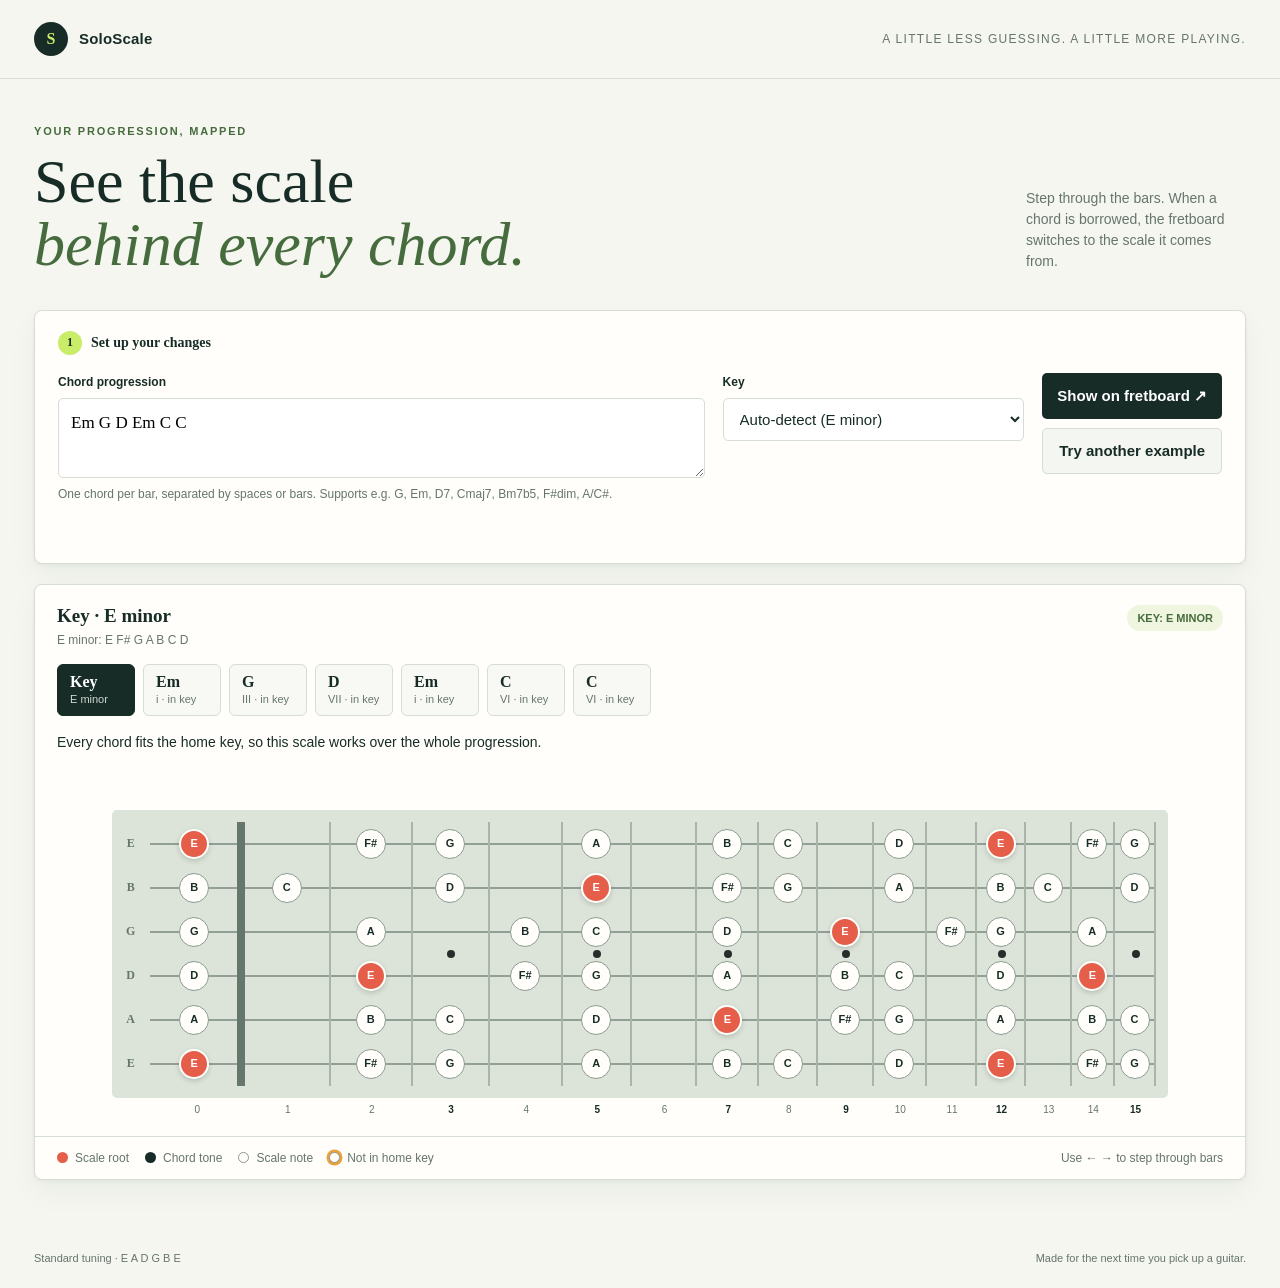
<file: SoloScale.html>
<!doctype html>
<html lang="en">
<head>
  <meta charset="utf-8">
  <meta name="viewport" content="width=device-width, initial-scale=1, viewport-fit=cover">
  <meta name="theme-color" content="#f4f6ef">
  <title>SoloScale | See the scale</title>
<meta name="apple-mobile-web-app-title" content="SoloScale">
<link rel="apple-touch-icon" sizes="180x180" type="image/png" href="/apple-touch-icon-soloscale.png">
<link rel="icon" type="image/png" href="/apple-touch-icon-soloscale.png">
  <style>
    :root {
      color-scheme: light;
      --paper: #f4f6ef;
      --white: #fffefa;
      --ink: #182c27;
      --muted: #66756d;
      --line: #d5ddd4;
      --green: #c9ed68;
      --green-dark: #466b3d;
      --red: #e45e49;
      --amber: #e9a23b;
      --board: #dce3d9;
      --shadow: 0 12px 30px #1931280b, 0 2px 5px #1931280c;
    }

    * { box-sizing: border-box; }
    body { margin: 0; background: var(--paper); color: var(--ink); font: 15px/1.5 "Trebuchet MS", "Segoe UI", sans-serif; }
    button, input, select { font: inherit; color: inherit; }
    button { cursor: pointer; }
    .topbar { display: flex; align-items: center; justify-content: space-between; max-width: 1320px; margin: auto; padding: 22px 34px; border-bottom: 1px solid var(--line); }
    .brand { display: flex; gap: 11px; align-items: center; font-weight: 800; letter-spacing: .2px; }
    .brand-mark { display: grid; width: 34px; aspect-ratio: 1; place-items: center; border-radius: 50%; background: var(--ink); color: var(--green); font: 700 16px Georgia, serif; }
    .top-note { color: var(--muted); font-size: 12px; letter-spacing: 1.3px; text-transform: uppercase; }
    main { max-width: 1320px; margin: auto; padding: 44px 34px 70px; }
    .intro { display: flex; align-items: end; justify-content: space-between; gap: 24px; margin-bottom: 34px; }
    .eyebrow { margin: 0 0 10px; color: var(--green-dark); font-size: 11px; font-weight: 800; letter-spacing: 1.8px; text-transform: uppercase; }
    h1 { max-width: 720px; margin: 0; font: 500 clamp(38px, 5vw, 62px)/1.02 Georgia, "Times New Roman", serif; letter-spacing: 0; }
    h1 em { color: var(--green-dark); font-weight: 500; }
    .intro-note { max-width: 220px; margin: 0 0 4px; color: var(--muted); font-size: 14px; }
    .workspace { display: grid; grid-template-columns: minmax(0, 1fr); gap: 20px; align-items: start; }
    .panel { border: 1px solid var(--line); border-radius: 8px; background: var(--white); box-shadow: var(--shadow); }
    .controls { display: grid; grid-template-columns: minmax(0, 1.5fr) minmax(180px, .7fr) auto; gap: 0 18px; align-items: start; padding: 20px 23px; }
    .section-kicker { display: flex; align-items: center; gap: 9px; margin: 0 0 18px; font-size: 14px; font-weight: 800; }
    .controls .section-kicker, .controls .error { grid-column: 1 / -1; }
    .section-kicker span { display: grid; width: 24px; aspect-ratio: 1; place-items: center; border-radius: 50%; background: var(--green); font: 700 12px Georgia, serif; }
    .field { display: grid; gap: 7px; margin-bottom: 12px; }
    label { font-size: 12px; font-weight: 800; }
    .hint { color: var(--muted); font-size: 12px; }
    textarea, select, input[type="number"] { width: 100%; min-height: 43px; border: 1px solid var(--line); border-radius: 5px; background: #fff; padding: 10px 12px; outline: none; }
    textarea { min-height: 80px; resize: vertical; font: 17px/1.6 Georgia, serif; }
    textarea:focus, select:focus, input:focus-visible, button:focus-visible { outline: 3px solid #a4c7538c; outline-offset: 2px; }
    .field-row { display: grid; grid-template-columns: 1fr 92px; gap: 12px; }
    .actions { display: grid; gap: 9px; margin-top: 0; }
    .primary, .secondary { min-height: 46px; border: 0; border-radius: 5px; padding: 10px 15px; font-weight: 800; transition: transform .15s ease, background-color .15s ease; }
    .primary { background: var(--ink); color: white; }
    .primary:hover { transform: translateY(-1px); background: #29483d; }
    .secondary { border: 1px solid var(--line); background: #f4f6f1; }
    .secondary:hover { background: #e9eee5; }
    .error { min-height: 18px; margin: 10px 0 0; color: #ae382a; font-size: 12px; }
    .output { min-width: 0; }
    .board-panel { overflow: hidden; }
    .board-head { display: flex; justify-content: space-between; align-items: start; gap: 14px; padding: 20px 22px 15px; }
    h2 { margin: 0; font: 700 19px Georgia, "Times New Roman", serif; }
    .board-subtitle { margin: 4px 0 0; color: var(--muted); font-size: 12px; }
    .badge { flex: none; border-radius: 20px; background: #eff5de; color: var(--green-dark); padding: 5px 10px; font-size: 11px; font-weight: 800; }
    .board-scroll { overflow-x: auto; padding: 0 18px 19px; scrollbar-color: #b8c6b2 transparent; }
    .fretboard { position: relative; width: 90%; min-width: 774px; margin-inline: auto; padding: 12px 12px 12px 0; border-radius: 5px; background: var(--board); }
    .neck-row { display: grid; height: 44px; }
    .string-name { display: grid; place-items: center; color: var(--muted); font: 700 12px Georgia, serif; }
    .fret-cell { position: relative; display: grid; place-items: center; border-right: 2px solid #aab5a9; background: linear-gradient(to bottom, transparent calc(50% - 1px), #929f96 calc(50% - 1px), #929f96 calc(50% + 1px), transparent calc(50% + 1px)); }
    .fret-cell.nut-fret { border-right: 6px solid #65766c; box-shadow: inset -2px 0 0 #65766c; }
    .board-inlay { position: absolute; width: 8px; height: 8px; border-radius: 50%; background: rgba(15, 19, 18, 0.88); transform: translate(-50%, -50%); z-index: 1; pointer-events: none; }
    .note-marker { position: relative; z-index: 2; display: grid; width: 30px; height: 30px; place-items: center; border: 2px solid var(--white); border-radius: 50%; color: white; box-shadow: 0 2px 5px #182c2730; font-size: 11px; font-weight: 800; }
    .note-marker.scale { border: 1.5px solid #8b9a90; background: var(--white); color: var(--ink); box-shadow: none; }
    .note-marker.chord { background: var(--ink); }
    .note-marker.root { background: var(--red); }
    .note-marker.changed { box-shadow: 0 0 0 3px var(--amber); }
    .fret-numbers { display: grid; grid-template-columns: 38px repeat(16, minmax(48px, 1fr)); width: 90%; min-width: 774px; margin-inline: auto; padding: 4px 12px 0 0; color: var(--muted); text-align: center; font-size: 10px; }
    .fret-numbers .inlay { color: var(--ink); font-weight: 800; }
    .legend { display: flex; flex-wrap: wrap; gap: 16px; align-items: center; padding: 12px 22px; border-top: 1px solid var(--line); color: var(--muted); font-size: 12px; }
    .legend-item { display: flex; align-items: center; gap: 7px; }
    .legend-dot { width: 11px; aspect-ratio: 1; border-radius: 50%; background: var(--ink); }
    .legend-dot.root { background: var(--red); }
    .legend-dot.scale { border: 1.5px solid #8b9a90; background: var(--white); }
    .legend-dot.changed { border: 1.5px solid #8b9a90; background: var(--white); box-shadow: 0 0 0 2.5px var(--amber); }
    .legend-spacer { flex: 1; }
    .bars { display: flex; flex-wrap: wrap; gap: 8px; padding: 0 22px 16px; }
    .bar-tab { min-width: 78px; border: 1px solid var(--line); border-radius: 6px; background: #f8f9f5; padding: 7px 12px; text-align: left; }
    .bar-tab strong { display: block; font: 700 16px/1.2 Georgia, serif; }
    .bar-tab small { display: block; color: var(--muted); font-size: 11px; white-space: nowrap; }
    .bar-tab.outside { border-color: var(--amber); background: #fdf3dc; }
    .bar-tab:hover { border-color: #9fae9f; }
    .bar-tab[aria-pressed="true"] { border-color: var(--ink); background: var(--ink); color: white; }
    .bar-tab[aria-pressed="true"] small { color: #cfd8d2; }
    .bar-tab.outside[aria-pressed="true"] { box-shadow: inset 0 -3px 0 var(--amber); }
    .bar-info { min-height: 78px; margin: 0; padding: 0 22px 16px; font-size: 14px; line-height: 1.5; }
    .bar-info b { color: #a86a0c; }
    footer { display: flex; justify-content: space-between; gap: 20px; max-width: 1320px; margin: auto; padding: 0 34px 22px; color: var(--muted); font-size: 11px; }
    @keyframes pop-in { from { opacity: 0; transform: scale(.65); } to { opacity: 1; transform: scale(1); } }
    @media (max-width: 820px) {
      .controls { grid-template-columns: minmax(0, 1fr) minmax(180px, .8fr); gap: 0 16px; }
      .controls .actions { grid-column: 1 / -1; grid-template-columns: repeat(2, minmax(0, 1fr)); }
      .intro { align-items: start; flex-direction: column; }
      .intro-note { max-width: 400px; }
    }
    /* Phone in landscape: live mode. Setup sits above; the board + bar buttons fill one screen. */
    @media (orientation: landscape) and (max-height: 500px) {
      .topbar, .intro, footer, .board-head, .legend { display: none; }
      main { padding: 8px max(8px, env(safe-area-inset-right)) 8px max(8px, env(safe-area-inset-left)); }
      .workspace { gap: 8px; }
      .controls { grid-template-columns: minmax(0, 1.5fr) minmax(150px, .7fr) auto; padding: 12px 14px; }
      .controls .actions { grid-column: auto; grid-template-columns: 1fr; }
      .controls .section-kicker { margin-bottom: 8px; }
      .hint { display: none; }
      textarea { min-height: 43px; }
      .output { min-height: 100svh; scroll-margin-top: 0; }
      .board-panel { display: flex; flex-direction: column; min-height: calc(100svh - 16px); }
      .bars { flex-wrap: wrap; gap: 6px; padding: 8px 8px 6px; }
      .bar-tab { flex: 1 1 0; min-width: 56px; min-height: 48px; padding: 5px 8px; text-align: center; }
      .bar-tab strong { font-size: 17px; }
      .bar-tab small { font-size: 10px; overflow: hidden; text-overflow: ellipsis; }
      .bar-info { min-height: 38px; padding: 0 10px 4px; font-size: 12px; line-height: 1.35; }
      .board-scroll { flex: 1; padding: 0 4px 6px; overflow: hidden; }
      .fretboard, .fret-numbers { width: 100%; min-width: 0; }
      .fretboard { padding: 6px 6px 6px 0; }
      .neck-row { height: calc((100svh - 190px) / 6); min-height: 26px; max-height: 40px; }
      .note-marker { width: 24px; height: 24px; font-size: 10px; }
      .fret-numbers { padding-right: 6px; }
    }
    @media (max-width: 540px) {
      .topbar { padding: 16px 18px; }
      main { padding: 32px 16px 48px; }
      .top-note { font-size: 9px; letter-spacing: .8px; }
      h1 { font-size: 43px; }
      .controls { display: block; padding: 18px; }
      .field-row { grid-template-columns: 1fr 82px; }
      .board-head { padding: 17px 16px 12px; }
      .board-scroll { padding-right: 10px; padding-left: 10px; }
      .legend { padding: 12px 16px; }
      .bars, .bar-info { padding-right: 16px; padding-left: 16px; }
      footer { padding: 0 16px 18px; }
    }
    @media (prefers-reduced-motion: reduce) { *, *::before, *::after { animation-duration: .01ms !important; transition-duration: .01ms !important; } }
  </style>
</head>
<body>
  <header class="topbar">
    <div class="brand"><span class="brand-mark" aria-hidden="true">S</span> SoloScale</div>
    <div class="top-note">A little less guessing. A little more playing.</div>
  </header>
  <main>
    <section class="intro" aria-labelledby="page-title">
      <div>
        <p class="eyebrow">Your progression, mapped</p>
        <h1 id="page-title">See the scale<br><em>behind every chord.</em></h1>
      </div>
      <p class="intro-note">Step through the bars. When a chord is borrowed, the fretboard switches to the scale it comes from.</p>
    </section>

    <div class="workspace">
      <section class="panel controls" aria-labelledby="setup-title">
        <h2 class="section-kicker" id="setup-title"><span>1</span> Set up your changes</h2>
        <div class="field">
          <label for="progression">Chord progression</label>
          <textarea id="progression" spellcheck="false" aria-describedby="progression-hint">Em G D Em C C</textarea>
          <span class="hint" id="progression-hint">One chord per bar, separated by spaces or bars. Supports e.g. G, Em, D7, Cmaj7, Bm7b5, F#dim, A/C#.</span>
        </div>
        <div class="field">
          <label for="key-select">Key</label>
          <select id="key-select"><option value="auto">Auto-detect</option></select>
        </div>
        <div class="actions">
          <button class="primary" id="generate">Show on fretboard <span aria-hidden="true">↗</span></button>
          <button class="secondary" id="example">Try another example</button>
        </div>
        <p class="error" id="error" role="status" aria-live="polite"></p>
      </section>

      <section class="output" aria-label="Scale visualization">
        <div class="panel board-panel">
          <div class="board-head">
            <div>
              <h2 id="view-title">Key</h2>
              <p class="board-subtitle" id="board-subtitle">Standard tuning · 15 frets</p>
            </div>
            <span class="badge" id="key-badge"></span>
          </div>
          <div class="bars" id="bars" role="toolbar" aria-label="Choose key overview or a bar"></div>
          <p class="bar-info" id="bar-info" aria-live="polite"></p>
          <div class="board-scroll" tabindex="0" aria-label="Scrollable guitar fretboard">
            <div class="fretboard" id="fretboard" role="img" aria-label="Six string fretboard"></div>
            <div class="fret-numbers" id="fret-numbers" aria-hidden="true"></div>
          </div>
          <div class="legend">
            <span class="legend-item"><i class="legend-dot root" aria-hidden="true"></i> Scale root</span>
            <span class="legend-item"><i class="legend-dot" aria-hidden="true"></i> Chord tone</span>
            <span class="legend-item"><i class="legend-dot scale" aria-hidden="true"></i> Scale note</span>
            <span class="legend-item"><i class="legend-dot changed" aria-hidden="true"></i> Not in home key</span>
            <span class="legend-spacer"></span>
            <span>Use ← → to step through bars</span>
          </div>
        </div>
      </section>
    </div>
  </main>
  <footer><span>Standard tuning · E A D G B E</span><span>Made for the next time you pick up a guitar.</span></footer>

  <script>
    (() => {
      const SHARP_NAMES = ["C", "C#", "D", "D#", "E", "F", "F#", "G", "G#", "A", "A#", "B"];
      const FLAT_NAMES = ["C", "Db", "D", "Eb", "E", "F", "Gb", "G", "Ab", "A", "Bb", "B"];
      const NOTE_VALUES = { C: 0, D: 2, E: 4, F: 5, G: 7, A: 9, B: 11 };
      const FRETS = 15;
      const STRINGS = [
        { name: "E", midi: 64 }, { name: "B", midi: 59 }, { name: "G", midi: 55 },
        { name: "D", midi: 50 }, { name: "A", midi: 45 }, { name: "E", midi: 40 }
      ];
      const CHORD_TYPES = {
        "": [0, 4, 7], maj: [0, 4, 7], M: [0, 4, 7],
        m: [0, 3, 7], min: [0, 3, 7], "-": [0, 3, 7],
        "7": [0, 4, 7, 10], maj7: [0, 4, 7, 11], M7: [0, 4, 7, 11],
        m7: [0, 3, 7, 10], min7: [0, 3, 7, 10], "-7": [0, 3, 7, 10],
        m7b5: [0, 3, 6, 10], "ø": [0, 3, 6, 10],
        dim: [0, 3, 6], "°": [0, 3, 6], dim7: [0, 3, 6, 9], "°7": [0, 3, 6, 9],
        aug: [0, 4, 8], "+": [0, 4, 8],
        sus2: [0, 2, 7], sus4: [0, 5, 7], sus: [0, 5, 7], "7sus4": [0, 5, 7, 10],
        "6": [0, 4, 7, 9], m6: [0, 3, 7, 9],
        "9": [0, 4, 7, 10, 2], maj9: [0, 4, 7, 11, 2], m9: [0, 3, 7, 10, 2], add9: [0, 4, 7, 2],
        "5": [0, 7]
      };
      const KEYS = {
        major: { scale: [0, 2, 4, 5, 7, 9, 11], qualities: ["maj", "min", "min", "maj", "maj", "min", "dim"] },
        minor: { scale: [0, 2, 3, 5, 7, 8, 10], qualities: ["min", "dim", "maj", "min", "min", "maj", "maj"] }
      };
      // offset = distance from the relative major's tonic; used for sharp/flat spelling.
      const MODES = {
        ionian: { steps: [0, 2, 4, 5, 7, 9, 11], name: "major", offset: 0 },
        dorian: { steps: [0, 2, 3, 5, 7, 9, 10], name: "Dorian", offset: 2 },
        phrygian: { steps: [0, 1, 3, 5, 7, 8, 10], name: "Phrygian", offset: 4 },
        lydian: { steps: [0, 2, 4, 6, 7, 9, 11], name: "Lydian", offset: 5 },
        mixolydian: { steps: [0, 2, 4, 5, 7, 9, 10], name: "Mixolydian", offset: 7 },
        aeolian: { steps: [0, 2, 3, 5, 7, 8, 10], name: "minor", offset: 9 },
        locrian: { steps: [0, 1, 3, 5, 6, 8, 10], name: "Locrian", offset: 11 },
        harmonic: { steps: [0, 2, 3, 5, 7, 8, 11], name: "harmonic minor", minor: true },
        melodic: { steps: [0, 2, 3, 5, 7, 9, 11], name: "melodic minor", minor: true },
        wholetone: { steps: [0, 2, 4, 6, 8, 10], name: "whole tone" }
      };
      const HOME_MODE = { major: "ionian", minor: "aeolian" };
      // Closest relatives of the home key first, so the simplest explanation wins.
      const BORROW_ORDER = {
        major: ["mixolydian", "aeolian", "dorian", "lydian", "harmonic", "phrygian", "melodic"],
        minor: ["harmonic", "dorian", "ionian", "melodic", "phrygian", "mixolydian", "lydian"]
      };
      const NUMERALS = {
        major: ["I", "♭II", "II", "♭III", "III", "IV", "♯IV", "V", "♭VI", "VI", "♭VII", "VII"],
        minor: ["I", "♭II", "II", "III", "♯III", "IV", "♯IV", "V", "VI", "♯VI", "VII", "♯VII"]
      };
      const FLAT_KEYS = { major: [5, 10, 3, 8, 1], minor: [2, 7, 0, 5, 10, 3] };
      const EXAMPLES = ["G | Em | C | Cm | G", "C | Bb | F | C", "C | Ab | Fm | C", "Dm7 | G7 | Cmaj7 | A7", "D | C | G | D", "Am | F | C | E7"];
      const INLAYS = [3, 5, 7, 9, 12, 15];
      const FRET_WIDTHS = [1.65, 1.5, 1.42, 1.34, 1.27, 1.2, 1.14, 1.08, 1.02, 0.97, 0.92, 0.88, 0.84, 0.8, 0.75, 0.72];
      const progressionInput = document.querySelector("#progression");
      const keySelect = document.querySelector("#key-select");
      const fretboard = document.querySelector("#fretboard");
      const barsEl = document.querySelector("#bars");
      const errorEl = document.querySelector("#error");
      let state = null;
      let selected = 0;
      let exampleIndex = 0;

      function chordQuality(intervals) {
        if (intervals.includes(4)) return intervals.includes(8) ? "aug" : "maj";
        if (intervals.includes(3)) return intervals.includes(6) && !intervals.includes(7) ? "dim" : "min";
        return null;
      }

      function parseChord(token) {
        const match = token.match(/^([A-Ga-g])([#b]?)([^/]*)(?:\/[A-Ga-g][#b]?)?$/);
        if (!match) return null;
        const intervals = CHORD_TYPES[match[3]] ?? CHORD_TYPES[match[3].toLowerCase()];
        if (!intervals) return null;
        const offset = match[2] === "#" ? 1 : match[2] === "b" ? -1 : 0;
        const root = (NOTE_VALUES[match[1].toUpperCase()] + offset + 12) % 12;
        return {
          label: token,
          root,
          quality: chordQuality(intervals),
          // Root, 3rd, 5th and 7th define the chord; added 9ths are color only.
          core: [...new Set(intervals.filter(i => i !== 2).map(i => (root + i) % 12))]
        };
      }

      function detectKey(chords) {
        let best;
        for (let tonic = 0; tonic < 12; tonic += 1) {
          for (const mode of ["major", "minor"]) {
            const key = KEYS[mode];
            const scalePcs = key.scale.map(i => (tonic + i) % 12);
            const leadingTone = (tonic + 11) % 12;
            let score = 0;
            chords.forEach((chord, index) => {
              const isFifth = chord.root === (tonic + 7) % 12;
              // In minor, a major V only belongs to the key when it resolves to i.
              const resolves = isFifth && chords[(index + 1) % chords.length].root === tonic;
              chord.core.forEach(pc => {
                score += scalePcs.includes(pc) || (mode === "minor" && resolves && pc === leadingTone) ? 1 : -2;
              });
              if (isFifth && chord.quality === "maj" && chords[index + 1]?.root === tonic) score += 3;
              const degree = scalePcs.indexOf(chord.root);
              const diatonic = degree >= 0 && (key.qualities[degree] === chord.quality || (mode === "minor" && degree === 4 && resolves && chord.quality === "maj"));
              if (diatonic) score += 2;
              const isTonicChord = chord.root === tonic && chord.quality === key.qualities[0];
              if (isTonicChord && index === 0) score += 5;
              if (isTonicChord && index === chords.length - 1) score += 4;
            });
            // Tie-breakers: favor the first chord as home, then major.
            if (chords[0].root === tonic) score += 0.1;
            if (mode === "major") score += 0.05;
            if (!best || score > best.score) best = { tonic, mode, score };
          }
        }
        return best;
      }

      const scalePcs = scale => MODES[scale.mode].steps.map(step => (scale.tonic + step) % 12);

      function namesFor(scale) {
        const mode = MODES[scale.mode];
        let flats = false;
        if (mode.minor) flats = FLAT_KEYS.minor.includes(scale.tonic);
        else if (mode.offset !== undefined) flats = FLAT_KEYS.major.includes((scale.tonic - mode.offset + 12) % 12);
        const names = [...(flats ? FLAT_NAMES : SHARP_NAMES)];
        if (mode.steps.length === 7) {
          // One letter per degree, so e.g. D harmonic minor gets C#, not Db.
          const letters = "CDEFGAB";
          const start = letters.indexOf(names[scale.tonic][0]);
          mode.steps.forEach((step, i) => {
            const pc = (scale.tonic + step) % 12;
            const letter = letters[(start + i) % 7];
            const accidental = { 0: "", 1: "#", 2: "##", 11: "b", 10: "bb" }[(pc - NOTE_VALUES[letter] + 12) % 12];
            names[pc] = letter + accidental;
          });
        }
        return names;
      }

      const scaleName = scale => `${namesFor(scale)[scale.tonic]} ${MODES[scale.mode].name}`;

      function roman(root, quality, key) {
        let numeral = NUMERALS[key.mode][(root - key.tonic + 12) % 12];
        if (quality === "min" || quality === "dim") numeral = numeral.replace(/[IV]+/, m => m.toLowerCase());
        if (quality === "dim") numeral += "°";
        if (quality === "aug") numeral += "+";
        return numeral;
      }

      function analyze(chord, key) {
        const home = { tonic: key.tonic, mode: HOME_MODE[key.mode] };
        const fits = scale => chord.core.every(pc => scalePcs(scale).includes(pc));
        const numeral = roman(chord.root, chord.quality, key);
        if (fits(home)) return { kind: "diatonic", scale: home, numeral, status: "in key" };

        if (chord.quality === "maj") {
          const target = (chord.root + 5) % 12;
          const degree = scalePcs(home).indexOf(target);
          const targetQuality = degree >= 0 ? KEYS[key.mode].qualities[degree] : null;
          const scale = { tonic: target, mode: targetQuality === "maj" ? "ionian" : "harmonic" };
          if ((targetQuality === "maj" || targetQuality === "min") && fits(scale)) {
            const targetNumeral = roman(target, targetQuality, key);
            const status = target === key.tonic ? "dominant" : `V/${targetNumeral}`;
            return { kind: "secondary", scale, numeral, status, target, targetQuality, targetNumeral };
          }
        }

        for (const mode of BORROW_ORDER[key.mode]) {
          const scale = { tonic: key.tonic, mode };
          if (fits(scale)) return { kind: "borrowed", scale, numeral, status: "borrowed" };
        }

        const has7 = chord.core.includes((chord.root + 10) % 12);
        const mode = { min: "dorian", dim: "locrian", aug: "wholetone" }[chord.quality] || (has7 ? "mixolydian" : "ionian");
        return { kind: "outside", scale: { tonic: chord.root, mode }, numeral, status: "outside key" };
      }

      function changedNotes(scale, home) {
        const names = namesFor(scale);
        const homeNames = namesFor(home);
        const pcs = scalePcs(scale);
        const homePcs = scalePcs(home);
        const removed = homePcs.filter(h => !pcs.includes(h));
        return pcs.filter(pc => !homePcs.includes(pc)).map(pc => {
          const replaced = removed.find(h => homeNames[h][0] === names[pc][0])
            ?? removed.find(h => (h - pc + 12) % 12 === 1 || (pc - h + 12) % 12 === 1);
          return replaced === undefined ? `adds ${names[pc]}` : `${names[pc]} replaces ${homeNames[replaced]}`;
        });
      }

      function renderBoard(scale, chordPcs, homePcs, names) {
        fretboard.replaceChildren();
        const pcs = scalePcs(scale);
        STRINGS.forEach((string) => {
          const row = document.createElement("div");
          row.className = "neck-row";
          row.style.gridTemplateColumns = ["38px", ...FRET_WIDTHS.map(width => `${width}fr`)].join(" ");
          const stringName = document.createElement("span");
          stringName.className = "string-name";
          stringName.textContent = string.name;
          row.append(stringName);
          for (let fret = 0; fret <= FRETS; fret += 1) {
            const cell = document.createElement("span");
            cell.className = `fret-cell${fret === 0 ? " nut-fret" : ""}`;
            const pc = (string.midi + fret) % 12;
            if (pcs.includes(pc) || chordPcs.includes(pc)) {
              const marker = document.createElement("span");
              const role = pc === scale.tonic ? "root" : chordPcs.includes(pc) ? "chord" : "scale";
              marker.className = `note-marker ${role}${homePcs.includes(pc) ? "" : " changed"}`;
              marker.textContent = names[pc];
              marker.title = `${names[pc]} · ${string.name} string, fret ${fret}`;
              cell.append(marker);
            }
            row.append(cell);
          }
          fretboard.append(row);
        });

        const inlayLayer = document.createElement("div");
        inlayLayer.setAttribute("aria-hidden", "true");
        const firstRow = fretboard.querySelector(".neck-row");
        const boardRect = fretboard.getBoundingClientRect();
        const y = boardRect.height / 2;
        const rowCells = [...firstRow.children].slice(1);
        INLAYS.forEach((fret) => {
          const cell = rowCells[fret];
          if (!cell) return;
          const rect = cell.getBoundingClientRect();
          const dot = document.createElement("span");
          dot.className = "board-inlay";
          dot.style.left = `${rect.left - boardRect.left + rect.width / 2}px`;
          dot.style.top = `${y}px`;
          inlayLayer.append(dot);
        });
        fretboard.append(inlayLayer);

        const numbers = document.querySelector("#fret-numbers");
        numbers.replaceChildren(document.createElement("span"));
        for (let fret = 0; fret <= FRETS; fret += 1) {
          const number = document.createElement("span");
          number.textContent = fret;
          if (INLAYS.includes(fret)) number.className = "inlay";
          numbers.append(number);
        }
        numbers.style.gridTemplateColumns = ["38px", ...FRET_WIDTHS.map(width => `${width}fr`)].join(" ");
        fretboard.setAttribute("aria-label", `Fretboard showing ${scaleName(scale)}`);
      }

      function renderBars() {
        barsEl.replaceChildren();
        const tabs = [{ label: "Key", sub: scaleName(state.home) }, ...state.chords.map((chord, index) => ({
          label: chord.label,
          sub: `${state.analyses[index].numeral} · ${state.analyses[index].status}`,
          outside: state.analyses[index].kind !== "diatonic"
        }))];
        tabs.forEach((tab, index) => {
          const button = document.createElement("button");
          button.type = "button";
          button.className = `bar-tab${tab.outside ? " outside" : ""}`;
          button.setAttribute("aria-pressed", String(index === selected));
          const label = document.createElement("strong");
          label.textContent = tab.label;
          const sub = document.createElement("small");
          sub.textContent = tab.sub;
          button.append(label, sub);
          button.addEventListener("click", () => select(index));
          barsEl.append(button);
        });
      }

      function select(index) {
        selected = Math.max(0, Math.min(state.chords.length, index));
        const homePcs = scalePcs(state.home);
        const homeName = scaleName(state.home);
        const info = document.querySelector("#bar-info");
        let scale = state.home;
        let chordPcs = [];
        if (selected === 0) {
          const outside = state.analyses.filter(a => a.kind !== "diatonic").length;
          document.querySelector("#view-title").textContent = `Key · ${homeName}`;
          info.textContent = outside
            ? `${outside} ${outside === 1 ? "bar uses" : "bars use"} a different scale (amber). Select a bar to see it.`
            : "Every chord fits the home key, so this scale works over the whole progression.";
        } else {
          const chord = state.chords[selected - 1];
          const analysis = state.analyses[selected - 1];
          scale = analysis.scale;
          chordPcs = chord.core;
          const names = namesFor(scale);
          const name = scaleName(scale);
          const tones = chord.core.map(pc => names[pc]).join(" ");
          document.querySelector("#view-title").textContent = `Bar ${selected} · ${chord.label}`;
          let text;
          if (analysis.kind === "diatonic") {
            text = `${chord.label} (${analysis.numeral}) is in ${homeName}. Chord tones: ${tones}.`;
          } else if (analysis.kind === "secondary") {
            const targetChord = names[analysis.target] + (analysis.targetQuality === "min" ? "m" : "");
            text = `${chord.label} is the V of ${targetChord} (${analysis.targetNumeral}). Play ${name} — it pulls toward ${targetChord}. Chord tones: ${tones}.`;
          } else if (analysis.kind === "borrowed") {
            const parallel = { aeolian: " (parallel minor)", ionian: " (parallel major)" }[scale.mode] || "";
            text = `${chord.label} (${analysis.numeral}) is borrowed from ${name}${parallel}. Chord tones: ${tones}.`;
          } else {
            text = `${chord.label} is outside the key. Use its own chord scale: ${name}. Chord tones: ${tones}.`;
          }
          const changes = changedNotes(scale, state.home);
          info.replaceChildren(document.createTextNode(text));
          if (changes.length) {
            const lineBreak = document.createElement("br");
            const changed = document.createElement("b");
            changed.textContent = `Change to ${homeName}: ${changes.join(", ")}.`;
            info.append(lineBreak, changed);
          }
        }
        const names = namesFor(scale);
        document.querySelector("#board-subtitle").textContent = `${scaleName(scale)}: ${scalePcs(scale).map(pc => names[pc]).join(" ")}`;
        renderBoard(scale, chordPcs, homePcs, names);
        [...barsEl.children].forEach((tab, i) => tab.setAttribute("aria-pressed", String(i === selected)));
      }

      function generate() {
        const tokens = progressionInput.value.trim().split(/[|,\s]+/).filter(Boolean);
        const chords = tokens.map(parseChord);
        const invalid = tokens.filter((token, index) => !chords[index]);
        if (!tokens.length || invalid.length) {
          errorEl.textContent = invalid.length ? `Unknown chord: ${invalid.join(", ")}` : "Enter at least one chord.";
          return;
        }
        if (chords.length > 16) {
          errorEl.textContent = "Keep it to 16 chords or fewer.";
          return;
        }
        errorEl.textContent = "";
        const detected = detectKey(chords);
        const [tonic, mode] = keySelect.value === "auto" ? [detected.tonic, detected.mode] : keySelect.value.split(":");
        const key = { tonic: Number(tonic), mode };
        const home = { tonic: key.tonic, mode: HOME_MODE[key.mode] };
        keySelect.options[0].textContent = `Auto-detect (${scaleName({ tonic: detected.tonic, mode: HOME_MODE[detected.mode] })})`;
        state = { chords, key, home, analyses: chords.map(chord => analyze(chord, key)) };
        document.querySelector("#key-badge").textContent = `KEY: ${namesFor(home)[key.tonic]} ${key.mode.toUpperCase()}`;
        renderBars();
        select(0);
      }

      document.querySelector("#generate").addEventListener("click", () => {
        generate();
        if (matchMedia("(orientation: landscape) and (max-height: 500px)").matches) document.querySelector(".output").scrollIntoView({ behavior: "smooth" });
      });
      // Inlay dots are positioned in px, so redraw after rotation/resize.
      addEventListener("resize", () => { if (state) select(selected); });
      keySelect.addEventListener("change", generate);
      for (const mode of ["major", "minor"]) {
        for (let tonic = 0; tonic < 12; tonic += 1) {
          keySelect.add(new Option(scaleName({ tonic, mode: HOME_MODE[mode] }), `${tonic}:${mode}`));
        }
      }
      document.querySelector("#example").addEventListener("click", () => {
        exampleIndex = (exampleIndex + 1) % EXAMPLES.length;
        progressionInput.value = EXAMPLES[exampleIndex];
        keySelect.value = "auto";
        generate();
      });
      document.addEventListener("keydown", event => {
        if (!state || event.target.matches("textarea, input, select")) return;
        if (event.key === "ArrowRight") select(selected + 1);
        if (event.key === "ArrowLeft") select(selected - 1);
      });
      generate();
    })();
  </script>
</body>
</html>
</file>
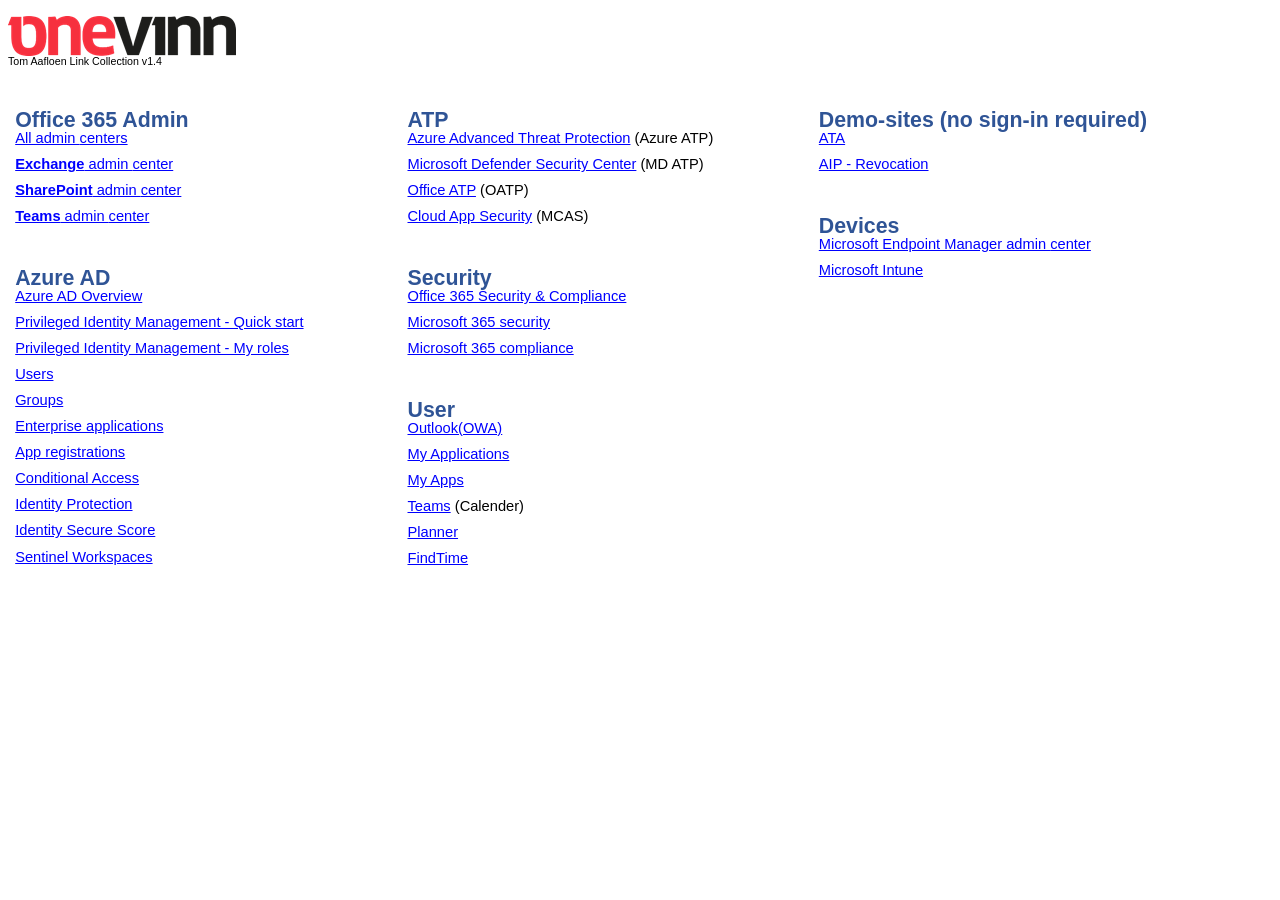
<file: _Backup/LinkCollection.htm>
<html xmlns:v="urn:schemas-microsoft-com:vml"
xmlns:o="urn:schemas-microsoft-com:office:office"
xmlns:w="urn:schemas-microsoft-com:office:word"
xmlns:dt="uuid:C2F41010-65B3-11d1-A29F-00AA00C14882"
xmlns:m="http://schemas.microsoft.com/office/2004/12/omml"
xmlns="http://www.w3.org/TR/REC-html40">

<head>
<meta http-equiv=Content-Type content="text/html; charset=windows-1252">
<meta name=ProgId content=Word.Document>
<meta name=Generator content="Microsoft Word 15">
<meta name=Originator content="Microsoft Word 15">
<link rel=File-List href="LinkCollection_files/filelist.xml">
<link rel=Edit-Time-Data href="LinkCollection_files/editdata.mso">
<link rel="icon" type="image/png" href="/favicon.png">
<!--[if !mso]>
<style>
v\:* {behavior:url(#default#VML);}
o\:* {behavior:url(#default#VML);}
w\:* {behavior:url(#default#VML);}
.shape {behavior:url(#default#VML);}
</style>
<![endif]--><!--[if gte mso 9]><xml>
 <o:DocumentProperties>
  <o:Author>Tom Aafloen</o:Author>
  <o:LastAuthor>Tom Aafloen</o:LastAuthor>
  <o:Revision>9</o:Revision>
  <o:TotalTime>84</o:TotalTime>
  <o:Created>2020-05-08T08:14:00Z</o:Created>
  <o:LastSaved>2020-05-11T11:07:00Z</o:LastSaved>
  <o:Pages>1</o:Pages>
  <o:Words>448</o:Words>
  <o:Characters>2554</o:Characters>
  <o:Lines>21</o:Lines>
  <o:Paragraphs>5</o:Paragraphs>
  <o:CharactersWithSpaces>2997</o:CharactersWithSpaces>
  <o:Version>16.00</o:Version>
 </o:DocumentProperties>
 <o:CustomDocumentProperties>
  <o:ContentTypeId dt:dt="string">0x0101000E18E042EEAF834BBAE0175DFD9387A2</o:ContentTypeId>
 </o:CustomDocumentProperties>
 <o:OfficeDocumentSettings>
  <o:AllowPNG/>
 </o:OfficeDocumentSettings>
</xml><![endif]-->
<link rel=dataStoreItem href="LinkCollection_files/item0011.xml"
target="LinkCollection_files/props012.xml">
<link rel=dataStoreItem href="LinkCollection_files/item0013.xml"
target="LinkCollection_files/props014.xml">
<link rel=themeData href="LinkCollection_files/themedata.thmx">
<link rel=colorSchemeMapping href="LinkCollection_files/colorschememapping.xml">
<!--[if gte mso 9]><xml>
 <w:WordDocument>
  <w:SpellingState>Clean</w:SpellingState>
  <w:GrammarState>Clean</w:GrammarState>
  <w:TrackMoves>false</w:TrackMoves>
  <w:TrackFormatting/>
  <w:PunctuationKerning/>
  <w:ValidateAgainstSchemas/>
  <w:SaveIfXMLInvalid>false</w:SaveIfXMLInvalid>
  <w:IgnoreMixedContent>false</w:IgnoreMixedContent>
  <w:AlwaysShowPlaceholderText>false</w:AlwaysShowPlaceholderText>
  <w:DoNotPromoteQF/>
  <w:LidThemeOther>en-SE</w:LidThemeOther>
  <w:LidThemeAsian>X-NONE</w:LidThemeAsian>
  <w:LidThemeComplexScript>X-NONE</w:LidThemeComplexScript>
  <w:Compatibility>
   <w:BreakWrappedTables/>
   <w:SnapToGridInCell/>
   <w:WrapTextWithPunct/>
   <w:UseAsianBreakRules/>
   <w:DontGrowAutofit/>
   <w:SplitPgBreakAndParaMark/>
   <w:EnableOpenTypeKerning/>
   <w:DontFlipMirrorIndents/>
   <w:OverrideTableStyleHps/>
  </w:Compatibility>
  <w:BrowserLevel>MicrosoftInternetExplorer4</w:BrowserLevel>
  <m:mathPr>
   <m:mathFont m:val="Cambria Math"/>
   <m:brkBin m:val="before"/>
   <m:brkBinSub m:val="&#45;-"/>
   <m:smallFrac m:val="off"/>
   <m:dispDef/>
   <m:lMargin m:val="0"/>
   <m:rMargin m:val="0"/>
   <m:defJc m:val="centerGroup"/>
   <m:wrapIndent m:val="1440"/>
   <m:intLim m:val="subSup"/>
   <m:naryLim m:val="undOvr"/>
  </m:mathPr></w:WordDocument>
</xml><![endif]--><!--[if gte mso 9]><xml>
 <w:LatentStyles DefLockedState="false" DefUnhideWhenUsed="false"
  DefSemiHidden="false" DefQFormat="false" DefPriority="99"
  LatentStyleCount="376">
  <w:LsdException Locked="false" Priority="0" QFormat="true" Name="Normal"/>
  <w:LsdException Locked="false" Priority="9" QFormat="true" Name="heading 1"/>
  <w:LsdException Locked="false" Priority="9" SemiHidden="true"
   UnhideWhenUsed="true" QFormat="true" Name="heading 2"/>
  <w:LsdException Locked="false" Priority="9" SemiHidden="true"
   UnhideWhenUsed="true" QFormat="true" Name="heading 3"/>
  <w:LsdException Locked="false" Priority="9" SemiHidden="true"
   UnhideWhenUsed="true" QFormat="true" Name="heading 4"/>
  <w:LsdException Locked="false" Priority="9" SemiHidden="true"
   UnhideWhenUsed="true" QFormat="true" Name="heading 5"/>
  <w:LsdException Locked="false" Priority="9" SemiHidden="true"
   UnhideWhenUsed="true" QFormat="true" Name="heading 6"/>
  <w:LsdException Locked="false" Priority="9" SemiHidden="true"
   UnhideWhenUsed="true" QFormat="true" Name="heading 7"/>
  <w:LsdException Locked="false" Priority="9" SemiHidden="true"
   UnhideWhenUsed="true" QFormat="true" Name="heading 8"/>
  <w:LsdException Locked="false" Priority="9" SemiHidden="true"
   UnhideWhenUsed="true" QFormat="true" Name="heading 9"/>
  <w:LsdException Locked="false" SemiHidden="true" UnhideWhenUsed="true"
   Name="index 1"/>
  <w:LsdException Locked="false" SemiHidden="true" UnhideWhenUsed="true"
   Name="index 2"/>
  <w:LsdException Locked="false" SemiHidden="true" UnhideWhenUsed="true"
   Name="index 3"/>
  <w:LsdException Locked="false" SemiHidden="true" UnhideWhenUsed="true"
   Name="index 4"/>
  <w:LsdException Locked="false" SemiHidden="true" UnhideWhenUsed="true"
   Name="index 5"/>
  <w:LsdException Locked="false" SemiHidden="true" UnhideWhenUsed="true"
   Name="index 6"/>
  <w:LsdException Locked="false" SemiHidden="true" UnhideWhenUsed="true"
   Name="index 7"/>
  <w:LsdException Locked="false" SemiHidden="true" UnhideWhenUsed="true"
   Name="index 8"/>
  <w:LsdException Locked="false" SemiHidden="true" UnhideWhenUsed="true"
   Name="index 9"/>
  <w:LsdException Locked="false" Priority="39" SemiHidden="true"
   UnhideWhenUsed="true" Name="toc 1"/>
  <w:LsdException Locked="false" Priority="39" SemiHidden="true"
   UnhideWhenUsed="true" Name="toc 2"/>
  <w:LsdException Locked="false" Priority="39" SemiHidden="true"
   UnhideWhenUsed="true" Name="toc 3"/>
  <w:LsdException Locked="false" Priority="39" SemiHidden="true"
   UnhideWhenUsed="true" Name="toc 4"/>
  <w:LsdException Locked="false" Priority="39" SemiHidden="true"
   UnhideWhenUsed="true" Name="toc 5"/>
  <w:LsdException Locked="false" Priority="39" SemiHidden="true"
   UnhideWhenUsed="true" Name="toc 6"/>
  <w:LsdException Locked="false" Priority="39" SemiHidden="true"
   UnhideWhenUsed="true" Name="toc 7"/>
  <w:LsdException Locked="false" Priority="39" SemiHidden="true"
   UnhideWhenUsed="true" Name="toc 8"/>
  <w:LsdException Locked="false" Priority="39" SemiHidden="true"
   UnhideWhenUsed="true" Name="toc 9"/>
  <w:LsdException Locked="false" SemiHidden="true" UnhideWhenUsed="true"
   Name="Normal Indent"/>
  <w:LsdException Locked="false" SemiHidden="true" UnhideWhenUsed="true"
   Name="footnote text"/>
  <w:LsdException Locked="false" SemiHidden="true" UnhideWhenUsed="true"
   Name="annotation text"/>
  <w:LsdException Locked="false" SemiHidden="true" UnhideWhenUsed="true"
   Name="header"/>
  <w:LsdException Locked="false" SemiHidden="true" UnhideWhenUsed="true"
   Name="footer"/>
  <w:LsdException Locked="false" SemiHidden="true" UnhideWhenUsed="true"
   Name="index heading"/>
  <w:LsdException Locked="false" Priority="35" SemiHidden="true"
   UnhideWhenUsed="true" QFormat="true" Name="caption"/>
  <w:LsdException Locked="false" SemiHidden="true" UnhideWhenUsed="true"
   Name="table of figures"/>
  <w:LsdException Locked="false" SemiHidden="true" UnhideWhenUsed="true"
   Name="envelope address"/>
  <w:LsdException Locked="false" SemiHidden="true" UnhideWhenUsed="true"
   Name="envelope return"/>
  <w:LsdException Locked="false" SemiHidden="true" UnhideWhenUsed="true"
   Name="footnote reference"/>
  <w:LsdException Locked="false" SemiHidden="true" UnhideWhenUsed="true"
   Name="annotation reference"/>
  <w:LsdException Locked="false" SemiHidden="true" UnhideWhenUsed="true"
   Name="line number"/>
  <w:LsdException Locked="false" SemiHidden="true" UnhideWhenUsed="true"
   Name="page number"/>
  <w:LsdException Locked="false" SemiHidden="true" UnhideWhenUsed="true"
   Name="endnote reference"/>
  <w:LsdException Locked="false" SemiHidden="true" UnhideWhenUsed="true"
   Name="endnote text"/>
  <w:LsdException Locked="false" SemiHidden="true" UnhideWhenUsed="true"
   Name="table of authorities"/>
  <w:LsdException Locked="false" SemiHidden="true" UnhideWhenUsed="true"
   Name="macro"/>
  <w:LsdException Locked="false" SemiHidden="true" UnhideWhenUsed="true"
   Name="toa heading"/>
  <w:LsdException Locked="false" SemiHidden="true" UnhideWhenUsed="true"
   Name="List"/>
  <w:LsdException Locked="false" SemiHidden="true" UnhideWhenUsed="true"
   Name="List Bullet"/>
  <w:LsdException Locked="false" SemiHidden="true" UnhideWhenUsed="true"
   Name="List Number"/>
  <w:LsdException Locked="false" SemiHidden="true" UnhideWhenUsed="true"
   Name="List 2"/>
  <w:LsdException Locked="false" SemiHidden="true" UnhideWhenUsed="true"
   Name="List 3"/>
  <w:LsdException Locked="false" SemiHidden="true" UnhideWhenUsed="true"
   Name="List 4"/>
  <w:LsdException Locked="false" SemiHidden="true" UnhideWhenUsed="true"
   Name="List 5"/>
  <w:LsdException Locked="false" SemiHidden="true" UnhideWhenUsed="true"
   Name="List Bullet 2"/>
  <w:LsdException Locked="false" SemiHidden="true" UnhideWhenUsed="true"
   Name="List Bullet 3"/>
  <w:LsdException Locked="false" SemiHidden="true" UnhideWhenUsed="true"
   Name="List Bullet 4"/>
  <w:LsdException Locked="false" SemiHidden="true" UnhideWhenUsed="true"
   Name="List Bullet 5"/>
  <w:LsdException Locked="false" SemiHidden="true" UnhideWhenUsed="true"
   Name="List Number 2"/>
  <w:LsdException Locked="false" SemiHidden="true" UnhideWhenUsed="true"
   Name="List Number 3"/>
  <w:LsdException Locked="false" SemiHidden="true" UnhideWhenUsed="true"
   Name="List Number 4"/>
  <w:LsdException Locked="false" SemiHidden="true" UnhideWhenUsed="true"
   Name="List Number 5"/>
  <w:LsdException Locked="false" Priority="10" QFormat="true" Name="Title"/>
  <w:LsdException Locked="false" SemiHidden="true" UnhideWhenUsed="true"
   Name="Closing"/>
  <w:LsdException Locked="false" SemiHidden="true" UnhideWhenUsed="true"
   Name="Signature"/>
  <w:LsdException Locked="false" Priority="1" SemiHidden="true"
   UnhideWhenUsed="true" Name="Default Paragraph Font"/>
  <w:LsdException Locked="false" SemiHidden="true" UnhideWhenUsed="true"
   Name="Body Text"/>
  <w:LsdException Locked="false" SemiHidden="true" UnhideWhenUsed="true"
   Name="Body Text Indent"/>
  <w:LsdException Locked="false" SemiHidden="true" UnhideWhenUsed="true"
   Name="List Continue"/>
  <w:LsdException Locked="false" SemiHidden="true" UnhideWhenUsed="true"
   Name="List Continue 2"/>
  <w:LsdException Locked="false" SemiHidden="true" UnhideWhenUsed="true"
   Name="List Continue 3"/>
  <w:LsdException Locked="false" SemiHidden="true" UnhideWhenUsed="true"
   Name="List Continue 4"/>
  <w:LsdException Locked="false" SemiHidden="true" UnhideWhenUsed="true"
   Name="List Continue 5"/>
  <w:LsdException Locked="false" SemiHidden="true" UnhideWhenUsed="true"
   Name="Message Header"/>
  <w:LsdException Locked="false" Priority="11" QFormat="true" Name="Subtitle"/>
  <w:LsdException Locked="false" SemiHidden="true" UnhideWhenUsed="true"
   Name="Salutation"/>
  <w:LsdException Locked="false" SemiHidden="true" UnhideWhenUsed="true"
   Name="Date"/>
  <w:LsdException Locked="false" SemiHidden="true" UnhideWhenUsed="true"
   Name="Body Text First Indent"/>
  <w:LsdException Locked="false" SemiHidden="true" UnhideWhenUsed="true"
   Name="Body Text First Indent 2"/>
  <w:LsdException Locked="false" SemiHidden="true" UnhideWhenUsed="true"
   Name="Note Heading"/>
  <w:LsdException Locked="false" SemiHidden="true" UnhideWhenUsed="true"
   Name="Body Text 2"/>
  <w:LsdException Locked="false" SemiHidden="true" UnhideWhenUsed="true"
   Name="Body Text 3"/>
  <w:LsdException Locked="false" SemiHidden="true" UnhideWhenUsed="true"
   Name="Body Text Indent 2"/>
  <w:LsdException Locked="false" SemiHidden="true" UnhideWhenUsed="true"
   Name="Body Text Indent 3"/>
  <w:LsdException Locked="false" SemiHidden="true" UnhideWhenUsed="true"
   Name="Block Text"/>
  <w:LsdException Locked="false" SemiHidden="true" UnhideWhenUsed="true"
   Name="Hyperlink"/>
  <w:LsdException Locked="false" SemiHidden="true" UnhideWhenUsed="true"
   Name="FollowedHyperlink"/>
  <w:LsdException Locked="false" Priority="22" QFormat="true" Name="Strong"/>
  <w:LsdException Locked="false" Priority="20" QFormat="true" Name="Emphasis"/>
  <w:LsdException Locked="false" SemiHidden="true" UnhideWhenUsed="true"
   Name="Document Map"/>
  <w:LsdException Locked="false" SemiHidden="true" UnhideWhenUsed="true"
   Name="Plain Text"/>
  <w:LsdException Locked="false" SemiHidden="true" UnhideWhenUsed="true"
   Name="E-mail Signature"/>
  <w:LsdException Locked="false" SemiHidden="true" UnhideWhenUsed="true"
   Name="HTML Top of Form"/>
  <w:LsdException Locked="false" SemiHidden="true" UnhideWhenUsed="true"
   Name="HTML Bottom of Form"/>
  <w:LsdException Locked="false" SemiHidden="true" UnhideWhenUsed="true"
   Name="Normal (Web)"/>
  <w:LsdException Locked="false" SemiHidden="true" UnhideWhenUsed="true"
   Name="HTML Acronym"/>
  <w:LsdException Locked="false" SemiHidden="true" UnhideWhenUsed="true"
   Name="HTML Address"/>
  <w:LsdException Locked="false" SemiHidden="true" UnhideWhenUsed="true"
   Name="HTML Cite"/>
  <w:LsdException Locked="false" SemiHidden="true" UnhideWhenUsed="true"
   Name="HTML Code"/>
  <w:LsdException Locked="false" SemiHidden="true" UnhideWhenUsed="true"
   Name="HTML Definition"/>
  <w:LsdException Locked="false" SemiHidden="true" UnhideWhenUsed="true"
   Name="HTML Keyboard"/>
  <w:LsdException Locked="false" SemiHidden="true" UnhideWhenUsed="true"
   Name="HTML Preformatted"/>
  <w:LsdException Locked="false" SemiHidden="true" UnhideWhenUsed="true"
   Name="HTML Sample"/>
  <w:LsdException Locked="false" SemiHidden="true" UnhideWhenUsed="true"
   Name="HTML Typewriter"/>
  <w:LsdException Locked="false" SemiHidden="true" UnhideWhenUsed="true"
   Name="HTML Variable"/>
  <w:LsdException Locked="false" SemiHidden="true" UnhideWhenUsed="true"
   Name="Normal Table"/>
  <w:LsdException Locked="false" SemiHidden="true" UnhideWhenUsed="true"
   Name="annotation subject"/>
  <w:LsdException Locked="false" SemiHidden="true" UnhideWhenUsed="true"
   Name="No List"/>
  <w:LsdException Locked="false" SemiHidden="true" UnhideWhenUsed="true"
   Name="Outline List 1"/>
  <w:LsdException Locked="false" SemiHidden="true" UnhideWhenUsed="true"
   Name="Outline List 2"/>
  <w:LsdException Locked="false" SemiHidden="true" UnhideWhenUsed="true"
   Name="Outline List 3"/>
  <w:LsdException Locked="false" SemiHidden="true" UnhideWhenUsed="true"
   Name="Table Simple 1"/>
  <w:LsdException Locked="false" SemiHidden="true" UnhideWhenUsed="true"
   Name="Table Simple 2"/>
  <w:LsdException Locked="false" SemiHidden="true" UnhideWhenUsed="true"
   Name="Table Simple 3"/>
  <w:LsdException Locked="false" SemiHidden="true" UnhideWhenUsed="true"
   Name="Table Classic 1"/>
  <w:LsdException Locked="false" SemiHidden="true" UnhideWhenUsed="true"
   Name="Table Classic 2"/>
  <w:LsdException Locked="false" SemiHidden="true" UnhideWhenUsed="true"
   Name="Table Classic 3"/>
  <w:LsdException Locked="false" SemiHidden="true" UnhideWhenUsed="true"
   Name="Table Classic 4"/>
  <w:LsdException Locked="false" SemiHidden="true" UnhideWhenUsed="true"
   Name="Table Colorful 1"/>
  <w:LsdException Locked="false" SemiHidden="true" UnhideWhenUsed="true"
   Name="Table Colorful 2"/>
  <w:LsdException Locked="false" SemiHidden="true" UnhideWhenUsed="true"
   Name="Table Colorful 3"/>
  <w:LsdException Locked="false" SemiHidden="true" UnhideWhenUsed="true"
   Name="Table Columns 1"/>
  <w:LsdException Locked="false" SemiHidden="true" UnhideWhenUsed="true"
   Name="Table Columns 2"/>
  <w:LsdException Locked="false" SemiHidden="true" UnhideWhenUsed="true"
   Name="Table Columns 3"/>
  <w:LsdException Locked="false" SemiHidden="true" UnhideWhenUsed="true"
   Name="Table Columns 4"/>
  <w:LsdException Locked="false" SemiHidden="true" UnhideWhenUsed="true"
   Name="Table Columns 5"/>
  <w:LsdException Locked="false" SemiHidden="true" UnhideWhenUsed="true"
   Name="Table Grid 1"/>
  <w:LsdException Locked="false" SemiHidden="true" UnhideWhenUsed="true"
   Name="Table Grid 2"/>
  <w:LsdException Locked="false" SemiHidden="true" UnhideWhenUsed="true"
   Name="Table Grid 3"/>
  <w:LsdException Locked="false" SemiHidden="true" UnhideWhenUsed="true"
   Name="Table Grid 4"/>
  <w:LsdException Locked="false" SemiHidden="true" UnhideWhenUsed="true"
   Name="Table Grid 5"/>
  <w:LsdException Locked="false" SemiHidden="true" UnhideWhenUsed="true"
   Name="Table Grid 6"/>
  <w:LsdException Locked="false" SemiHidden="true" UnhideWhenUsed="true"
   Name="Table Grid 7"/>
  <w:LsdException Locked="false" SemiHidden="true" UnhideWhenUsed="true"
   Name="Table Grid 8"/>
  <w:LsdException Locked="false" SemiHidden="true" UnhideWhenUsed="true"
   Name="Table List 1"/>
  <w:LsdException Locked="false" SemiHidden="true" UnhideWhenUsed="true"
   Name="Table List 2"/>
  <w:LsdException Locked="false" SemiHidden="true" UnhideWhenUsed="true"
   Name="Table List 3"/>
  <w:LsdException Locked="false" SemiHidden="true" UnhideWhenUsed="true"
   Name="Table List 4"/>
  <w:LsdException Locked="false" SemiHidden="true" UnhideWhenUsed="true"
   Name="Table List 5"/>
  <w:LsdException Locked="false" SemiHidden="true" UnhideWhenUsed="true"
   Name="Table List 6"/>
  <w:LsdException Locked="false" SemiHidden="true" UnhideWhenUsed="true"
   Name="Table List 7"/>
  <w:LsdException Locked="false" SemiHidden="true" UnhideWhenUsed="true"
   Name="Table List 8"/>
  <w:LsdException Locked="false" SemiHidden="true" UnhideWhenUsed="true"
   Name="Table 3D effects 1"/>
  <w:LsdException Locked="false" SemiHidden="true" UnhideWhenUsed="true"
   Name="Table 3D effects 2"/>
  <w:LsdException Locked="false" SemiHidden="true" UnhideWhenUsed="true"
   Name="Table 3D effects 3"/>
  <w:LsdException Locked="false" SemiHidden="true" UnhideWhenUsed="true"
   Name="Table Contemporary"/>
  <w:LsdException Locked="false" SemiHidden="true" UnhideWhenUsed="true"
   Name="Table Elegant"/>
  <w:LsdException Locked="false" SemiHidden="true" UnhideWhenUsed="true"
   Name="Table Professional"/>
  <w:LsdException Locked="false" SemiHidden="true" UnhideWhenUsed="true"
   Name="Table Subtle 1"/>
  <w:LsdException Locked="false" SemiHidden="true" UnhideWhenUsed="true"
   Name="Table Subtle 2"/>
  <w:LsdException Locked="false" SemiHidden="true" UnhideWhenUsed="true"
   Name="Table Web 1"/>
  <w:LsdException Locked="false" SemiHidden="true" UnhideWhenUsed="true"
   Name="Table Web 2"/>
  <w:LsdException Locked="false" SemiHidden="true" UnhideWhenUsed="true"
   Name="Table Web 3"/>
  <w:LsdException Locked="false" SemiHidden="true" UnhideWhenUsed="true"
   Name="Balloon Text"/>
  <w:LsdException Locked="false" Priority="39" Name="Table Grid"/>
  <w:LsdException Locked="false" SemiHidden="true" UnhideWhenUsed="true"
   Name="Table Theme"/>
  <w:LsdException Locked="false" SemiHidden="true" Name="Placeholder Text"/>
  <w:LsdException Locked="false" Priority="1" QFormat="true" Name="No Spacing"/>
  <w:LsdException Locked="false" Priority="60" Name="Light Shading"/>
  <w:LsdException Locked="false" Priority="61" Name="Light List"/>
  <w:LsdException Locked="false" Priority="62" Name="Light Grid"/>
  <w:LsdException Locked="false" Priority="63" Name="Medium Shading 1"/>
  <w:LsdException Locked="false" Priority="64" Name="Medium Shading 2"/>
  <w:LsdException Locked="false" Priority="65" Name="Medium List 1"/>
  <w:LsdException Locked="false" Priority="66" Name="Medium List 2"/>
  <w:LsdException Locked="false" Priority="67" Name="Medium Grid 1"/>
  <w:LsdException Locked="false" Priority="68" Name="Medium Grid 2"/>
  <w:LsdException Locked="false" Priority="69" Name="Medium Grid 3"/>
  <w:LsdException Locked="false" Priority="70" Name="Dark List"/>
  <w:LsdException Locked="false" Priority="71" Name="Colorful Shading"/>
  <w:LsdException Locked="false" Priority="72" Name="Colorful List"/>
  <w:LsdException Locked="false" Priority="73" Name="Colorful Grid"/>
  <w:LsdException Locked="false" Priority="60" Name="Light Shading Accent 1"/>
  <w:LsdException Locked="false" Priority="61" Name="Light List Accent 1"/>
  <w:LsdException Locked="false" Priority="62" Name="Light Grid Accent 1"/>
  <w:LsdException Locked="false" Priority="63" Name="Medium Shading 1 Accent 1"/>
  <w:LsdException Locked="false" Priority="64" Name="Medium Shading 2 Accent 1"/>
  <w:LsdException Locked="false" Priority="65" Name="Medium List 1 Accent 1"/>
  <w:LsdException Locked="false" SemiHidden="true" Name="Revision"/>
  <w:LsdException Locked="false" Priority="34" QFormat="true"
   Name="List Paragraph"/>
  <w:LsdException Locked="false" Priority="29" QFormat="true" Name="Quote"/>
  <w:LsdException Locked="false" Priority="30" QFormat="true"
   Name="Intense Quote"/>
  <w:LsdException Locked="false" Priority="66" Name="Medium List 2 Accent 1"/>
  <w:LsdException Locked="false" Priority="67" Name="Medium Grid 1 Accent 1"/>
  <w:LsdException Locked="false" Priority="68" Name="Medium Grid 2 Accent 1"/>
  <w:LsdException Locked="false" Priority="69" Name="Medium Grid 3 Accent 1"/>
  <w:LsdException Locked="false" Priority="70" Name="Dark List Accent 1"/>
  <w:LsdException Locked="false" Priority="71" Name="Colorful Shading Accent 1"/>
  <w:LsdException Locked="false" Priority="72" Name="Colorful List Accent 1"/>
  <w:LsdException Locked="false" Priority="73" Name="Colorful Grid Accent 1"/>
  <w:LsdException Locked="false" Priority="60" Name="Light Shading Accent 2"/>
  <w:LsdException Locked="false" Priority="61" Name="Light List Accent 2"/>
  <w:LsdException Locked="false" Priority="62" Name="Light Grid Accent 2"/>
  <w:LsdException Locked="false" Priority="63" Name="Medium Shading 1 Accent 2"/>
  <w:LsdException Locked="false" Priority="64" Name="Medium Shading 2 Accent 2"/>
  <w:LsdException Locked="false" Priority="65" Name="Medium List 1 Accent 2"/>
  <w:LsdException Locked="false" Priority="66" Name="Medium List 2 Accent 2"/>
  <w:LsdException Locked="false" Priority="67" Name="Medium Grid 1 Accent 2"/>
  <w:LsdException Locked="false" Priority="68" Name="Medium Grid 2 Accent 2"/>
  <w:LsdException Locked="false" Priority="69" Name="Medium Grid 3 Accent 2"/>
  <w:LsdException Locked="false" Priority="70" Name="Dark List Accent 2"/>
  <w:LsdException Locked="false" Priority="71" Name="Colorful Shading Accent 2"/>
  <w:LsdException Locked="false" Priority="72" Name="Colorful List Accent 2"/>
  <w:LsdException Locked="false" Priority="73" Name="Colorful Grid Accent 2"/>
  <w:LsdException Locked="false" Priority="60" Name="Light Shading Accent 3"/>
  <w:LsdException Locked="false" Priority="61" Name="Light List Accent 3"/>
  <w:LsdException Locked="false" Priority="62" Name="Light Grid Accent 3"/>
  <w:LsdException Locked="false" Priority="63" Name="Medium Shading 1 Accent 3"/>
  <w:LsdException Locked="false" Priority="64" Name="Medium Shading 2 Accent 3"/>
  <w:LsdException Locked="false" Priority="65" Name="Medium List 1 Accent 3"/>
  <w:LsdException Locked="false" Priority="66" Name="Medium List 2 Accent 3"/>
  <w:LsdException Locked="false" Priority="67" Name="Medium Grid 1 Accent 3"/>
  <w:LsdException Locked="false" Priority="68" Name="Medium Grid 2 Accent 3"/>
  <w:LsdException Locked="false" Priority="69" Name="Medium Grid 3 Accent 3"/>
  <w:LsdException Locked="false" Priority="70" Name="Dark List Accent 3"/>
  <w:LsdException Locked="false" Priority="71" Name="Colorful Shading Accent 3"/>
  <w:LsdException Locked="false" Priority="72" Name="Colorful List Accent 3"/>
  <w:LsdException Locked="false" Priority="73" Name="Colorful Grid Accent 3"/>
  <w:LsdException Locked="false" Priority="60" Name="Light Shading Accent 4"/>
  <w:LsdException Locked="false" Priority="61" Name="Light List Accent 4"/>
  <w:LsdException Locked="false" Priority="62" Name="Light Grid Accent 4"/>
  <w:LsdException Locked="false" Priority="63" Name="Medium Shading 1 Accent 4"/>
  <w:LsdException Locked="false" Priority="64" Name="Medium Shading 2 Accent 4"/>
  <w:LsdException Locked="false" Priority="65" Name="Medium List 1 Accent 4"/>
  <w:LsdException Locked="false" Priority="66" Name="Medium List 2 Accent 4"/>
  <w:LsdException Locked="false" Priority="67" Name="Medium Grid 1 Accent 4"/>
  <w:LsdException Locked="false" Priority="68" Name="Medium Grid 2 Accent 4"/>
  <w:LsdException Locked="false" Priority="69" Name="Medium Grid 3 Accent 4"/>
  <w:LsdException Locked="false" Priority="70" Name="Dark List Accent 4"/>
  <w:LsdException Locked="false" Priority="71" Name="Colorful Shading Accent 4"/>
  <w:LsdException Locked="false" Priority="72" Name="Colorful List Accent 4"/>
  <w:LsdException Locked="false" Priority="73" Name="Colorful Grid Accent 4"/>
  <w:LsdException Locked="false" Priority="60" Name="Light Shading Accent 5"/>
  <w:LsdException Locked="false" Priority="61" Name="Light List Accent 5"/>
  <w:LsdException Locked="false" Priority="62" Name="Light Grid Accent 5"/>
  <w:LsdException Locked="false" Priority="63" Name="Medium Shading 1 Accent 5"/>
  <w:LsdException Locked="false" Priority="64" Name="Medium Shading 2 Accent 5"/>
  <w:LsdException Locked="false" Priority="65" Name="Medium List 1 Accent 5"/>
  <w:LsdException Locked="false" Priority="66" Name="Medium List 2 Accent 5"/>
  <w:LsdException Locked="false" Priority="67" Name="Medium Grid 1 Accent 5"/>
  <w:LsdException Locked="false" Priority="68" Name="Medium Grid 2 Accent 5"/>
  <w:LsdException Locked="false" Priority="69" Name="Medium Grid 3 Accent 5"/>
  <w:LsdException Locked="false" Priority="70" Name="Dark List Accent 5"/>
  <w:LsdException Locked="false" Priority="71" Name="Colorful Shading Accent 5"/>
  <w:LsdException Locked="false" Priority="72" Name="Colorful List Accent 5"/>
  <w:LsdException Locked="false" Priority="73" Name="Colorful Grid Accent 5"/>
  <w:LsdException Locked="false" Priority="60" Name="Light Shading Accent 6"/>
  <w:LsdException Locked="false" Priority="61" Name="Light List Accent 6"/>
  <w:LsdException Locked="false" Priority="62" Name="Light Grid Accent 6"/>
  <w:LsdException Locked="false" Priority="63" Name="Medium Shading 1 Accent 6"/>
  <w:LsdException Locked="false" Priority="64" Name="Medium Shading 2 Accent 6"/>
  <w:LsdException Locked="false" Priority="65" Name="Medium List 1 Accent 6"/>
  <w:LsdException Locked="false" Priority="66" Name="Medium List 2 Accent 6"/>
  <w:LsdException Locked="false" Priority="67" Name="Medium Grid 1 Accent 6"/>
  <w:LsdException Locked="false" Priority="68" Name="Medium Grid 2 Accent 6"/>
  <w:LsdException Locked="false" Priority="69" Name="Medium Grid 3 Accent 6"/>
  <w:LsdException Locked="false" Priority="70" Name="Dark List Accent 6"/>
  <w:LsdException Locked="false" Priority="71" Name="Colorful Shading Accent 6"/>
  <w:LsdException Locked="false" Priority="72" Name="Colorful List Accent 6"/>
  <w:LsdException Locked="false" Priority="73" Name="Colorful Grid Accent 6"/>
  <w:LsdException Locked="false" Priority="19" QFormat="true"
   Name="Subtle Emphasis"/>
  <w:LsdException Locked="false" Priority="21" QFormat="true"
   Name="Intense Emphasis"/>
  <w:LsdException Locked="false" Priority="31" QFormat="true"
   Name="Subtle Reference"/>
  <w:LsdException Locked="false" Priority="32" QFormat="true"
   Name="Intense Reference"/>
  <w:LsdException Locked="false" Priority="33" QFormat="true" Name="Book Title"/>
  <w:LsdException Locked="false" Priority="37" SemiHidden="true"
   UnhideWhenUsed="true" Name="Bibliography"/>
  <w:LsdException Locked="false" Priority="39" SemiHidden="true"
   UnhideWhenUsed="true" QFormat="true" Name="TOC Heading"/>
  <w:LsdException Locked="false" Priority="41" Name="Plain Table 1"/>
  <w:LsdException Locked="false" Priority="42" Name="Plain Table 2"/>
  <w:LsdException Locked="false" Priority="43" Name="Plain Table 3"/>
  <w:LsdException Locked="false" Priority="44" Name="Plain Table 4"/>
  <w:LsdException Locked="false" Priority="45" Name="Plain Table 5"/>
  <w:LsdException Locked="false" Priority="40" Name="Grid Table Light"/>
  <w:LsdException Locked="false" Priority="46" Name="Grid Table 1 Light"/>
  <w:LsdException Locked="false" Priority="47" Name="Grid Table 2"/>
  <w:LsdException Locked="false" Priority="48" Name="Grid Table 3"/>
  <w:LsdException Locked="false" Priority="49" Name="Grid Table 4"/>
  <w:LsdException Locked="false" Priority="50" Name="Grid Table 5 Dark"/>
  <w:LsdException Locked="false" Priority="51" Name="Grid Table 6 Colorful"/>
  <w:LsdException Locked="false" Priority="52" Name="Grid Table 7 Colorful"/>
  <w:LsdException Locked="false" Priority="46"
   Name="Grid Table 1 Light Accent 1"/>
  <w:LsdException Locked="false" Priority="47" Name="Grid Table 2 Accent 1"/>
  <w:LsdException Locked="false" Priority="48" Name="Grid Table 3 Accent 1"/>
  <w:LsdException Locked="false" Priority="49" Name="Grid Table 4 Accent 1"/>
  <w:LsdException Locked="false" Priority="50" Name="Grid Table 5 Dark Accent 1"/>
  <w:LsdException Locked="false" Priority="51"
   Name="Grid Table 6 Colorful Accent 1"/>
  <w:LsdException Locked="false" Priority="52"
   Name="Grid Table 7 Colorful Accent 1"/>
  <w:LsdException Locked="false" Priority="46"
   Name="Grid Table 1 Light Accent 2"/>
  <w:LsdException Locked="false" Priority="47" Name="Grid Table 2 Accent 2"/>
  <w:LsdException Locked="false" Priority="48" Name="Grid Table 3 Accent 2"/>
  <w:LsdException Locked="false" Priority="49" Name="Grid Table 4 Accent 2"/>
  <w:LsdException Locked="false" Priority="50" Name="Grid Table 5 Dark Accent 2"/>
  <w:LsdException Locked="false" Priority="51"
   Name="Grid Table 6 Colorful Accent 2"/>
  <w:LsdException Locked="false" Priority="52"
   Name="Grid Table 7 Colorful Accent 2"/>
  <w:LsdException Locked="false" Priority="46"
   Name="Grid Table 1 Light Accent 3"/>
  <w:LsdException Locked="false" Priority="47" Name="Grid Table 2 Accent 3"/>
  <w:LsdException Locked="false" Priority="48" Name="Grid Table 3 Accent 3"/>
  <w:LsdException Locked="false" Priority="49" Name="Grid Table 4 Accent 3"/>
  <w:LsdException Locked="false" Priority="50" Name="Grid Table 5 Dark Accent 3"/>
  <w:LsdException Locked="false" Priority="51"
   Name="Grid Table 6 Colorful Accent 3"/>
  <w:LsdException Locked="false" Priority="52"
   Name="Grid Table 7 Colorful Accent 3"/>
  <w:LsdException Locked="false" Priority="46"
   Name="Grid Table 1 Light Accent 4"/>
  <w:LsdException Locked="false" Priority="47" Name="Grid Table 2 Accent 4"/>
  <w:LsdException Locked="false" Priority="48" Name="Grid Table 3 Accent 4"/>
  <w:LsdException Locked="false" Priority="49" Name="Grid Table 4 Accent 4"/>
  <w:LsdException Locked="false" Priority="50" Name="Grid Table 5 Dark Accent 4"/>
  <w:LsdException Locked="false" Priority="51"
   Name="Grid Table 6 Colorful Accent 4"/>
  <w:LsdException Locked="false" Priority="52"
   Name="Grid Table 7 Colorful Accent 4"/>
  <w:LsdException Locked="false" Priority="46"
   Name="Grid Table 1 Light Accent 5"/>
  <w:LsdException Locked="false" Priority="47" Name="Grid Table 2 Accent 5"/>
  <w:LsdException Locked="false" Priority="48" Name="Grid Table 3 Accent 5"/>
  <w:LsdException Locked="false" Priority="49" Name="Grid Table 4 Accent 5"/>
  <w:LsdException Locked="false" Priority="50" Name="Grid Table 5 Dark Accent 5"/>
  <w:LsdException Locked="false" Priority="51"
   Name="Grid Table 6 Colorful Accent 5"/>
  <w:LsdException Locked="false" Priority="52"
   Name="Grid Table 7 Colorful Accent 5"/>
  <w:LsdException Locked="false" Priority="46"
   Name="Grid Table 1 Light Accent 6"/>
  <w:LsdException Locked="false" Priority="47" Name="Grid Table 2 Accent 6"/>
  <w:LsdException Locked="false" Priority="48" Name="Grid Table 3 Accent 6"/>
  <w:LsdException Locked="false" Priority="49" Name="Grid Table 4 Accent 6"/>
  <w:LsdException Locked="false" Priority="50" Name="Grid Table 5 Dark Accent 6"/>
  <w:LsdException Locked="false" Priority="51"
   Name="Grid Table 6 Colorful Accent 6"/>
  <w:LsdException Locked="false" Priority="52"
   Name="Grid Table 7 Colorful Accent 6"/>
  <w:LsdException Locked="false" Priority="46" Name="List Table 1 Light"/>
  <w:LsdException Locked="false" Priority="47" Name="List Table 2"/>
  <w:LsdException Locked="false" Priority="48" Name="List Table 3"/>
  <w:LsdException Locked="false" Priority="49" Name="List Table 4"/>
  <w:LsdException Locked="false" Priority="50" Name="List Table 5 Dark"/>
  <w:LsdException Locked="false" Priority="51" Name="List Table 6 Colorful"/>
  <w:LsdException Locked="false" Priority="52" Name="List Table 7 Colorful"/>
  <w:LsdException Locked="false" Priority="46"
   Name="List Table 1 Light Accent 1"/>
  <w:LsdException Locked="false" Priority="47" Name="List Table 2 Accent 1"/>
  <w:LsdException Locked="false" Priority="48" Name="List Table 3 Accent 1"/>
  <w:LsdException Locked="false" Priority="49" Name="List Table 4 Accent 1"/>
  <w:LsdException Locked="false" Priority="50" Name="List Table 5 Dark Accent 1"/>
  <w:LsdException Locked="false" Priority="51"
   Name="List Table 6 Colorful Accent 1"/>
  <w:LsdException Locked="false" Priority="52"
   Name="List Table 7 Colorful Accent 1"/>
  <w:LsdException Locked="false" Priority="46"
   Name="List Table 1 Light Accent 2"/>
  <w:LsdException Locked="false" Priority="47" Name="List Table 2 Accent 2"/>
  <w:LsdException Locked="false" Priority="48" Name="List Table 3 Accent 2"/>
  <w:LsdException Locked="false" Priority="49" Name="List Table 4 Accent 2"/>
  <w:LsdException Locked="false" Priority="50" Name="List Table 5 Dark Accent 2"/>
  <w:LsdException Locked="false" Priority="51"
   Name="List Table 6 Colorful Accent 2"/>
  <w:LsdException Locked="false" Priority="52"
   Name="List Table 7 Colorful Accent 2"/>
  <w:LsdException Locked="false" Priority="46"
   Name="List Table 1 Light Accent 3"/>
  <w:LsdException Locked="false" Priority="47" Name="List Table 2 Accent 3"/>
  <w:LsdException Locked="false" Priority="48" Name="List Table 3 Accent 3"/>
  <w:LsdException Locked="false" Priority="49" Name="List Table 4 Accent 3"/>
  <w:LsdException Locked="false" Priority="50" Name="List Table 5 Dark Accent 3"/>
  <w:LsdException Locked="false" Priority="51"
   Name="List Table 6 Colorful Accent 3"/>
  <w:LsdException Locked="false" Priority="52"
   Name="List Table 7 Colorful Accent 3"/>
  <w:LsdException Locked="false" Priority="46"
   Name="List Table 1 Light Accent 4"/>
  <w:LsdException Locked="false" Priority="47" Name="List Table 2 Accent 4"/>
  <w:LsdException Locked="false" Priority="48" Name="List Table 3 Accent 4"/>
  <w:LsdException Locked="false" Priority="49" Name="List Table 4 Accent 4"/>
  <w:LsdException Locked="false" Priority="50" Name="List Table 5 Dark Accent 4"/>
  <w:LsdException Locked="false" Priority="51"
   Name="List Table 6 Colorful Accent 4"/>
  <w:LsdException Locked="false" Priority="52"
   Name="List Table 7 Colorful Accent 4"/>
  <w:LsdException Locked="false" Priority="46"
   Name="List Table 1 Light Accent 5"/>
  <w:LsdException Locked="false" Priority="47" Name="List Table 2 Accent 5"/>
  <w:LsdException Locked="false" Priority="48" Name="List Table 3 Accent 5"/>
  <w:LsdException Locked="false" Priority="49" Name="List Table 4 Accent 5"/>
  <w:LsdException Locked="false" Priority="50" Name="List Table 5 Dark Accent 5"/>
  <w:LsdException Locked="false" Priority="51"
   Name="List Table 6 Colorful Accent 5"/>
  <w:LsdException Locked="false" Priority="52"
   Name="List Table 7 Colorful Accent 5"/>
  <w:LsdException Locked="false" Priority="46"
   Name="List Table 1 Light Accent 6"/>
  <w:LsdException Locked="false" Priority="47" Name="List Table 2 Accent 6"/>
  <w:LsdException Locked="false" Priority="48" Name="List Table 3 Accent 6"/>
  <w:LsdException Locked="false" Priority="49" Name="List Table 4 Accent 6"/>
  <w:LsdException Locked="false" Priority="50" Name="List Table 5 Dark Accent 6"/>
  <w:LsdException Locked="false" Priority="51"
   Name="List Table 6 Colorful Accent 6"/>
  <w:LsdException Locked="false" Priority="52"
   Name="List Table 7 Colorful Accent 6"/>
  <w:LsdException Locked="false" SemiHidden="true" UnhideWhenUsed="true"
   Name="Mention"/>
  <w:LsdException Locked="false" SemiHidden="true" UnhideWhenUsed="true"
   Name="Smart Hyperlink"/>
  <w:LsdException Locked="false" SemiHidden="true" UnhideWhenUsed="true"
   Name="Hashtag"/>
  <w:LsdException Locked="false" SemiHidden="true" UnhideWhenUsed="true"
   Name="Unresolved Mention"/>
  <w:LsdException Locked="false" SemiHidden="true" UnhideWhenUsed="true"
   Name="Smart Link"/>
 </w:LatentStyles>
</xml><![endif]-->
<style>
<!--
 /* Font Definitions */
 @font-face
	{font-family:"Cambria Math";
	panose-1:2 4 5 3 5 4 6 3 2 4;
	mso-font-charset:0;
	mso-generic-font-family:roman;
	mso-font-pitch:variable;
	mso-font-signature:3 0 0 0 1 0;}
@font-face
	{font-family:Calibri;
	panose-1:2 15 5 2 2 2 4 3 2 4;
	mso-font-charset:0;
	mso-generic-font-family:swiss;
	mso-font-pitch:variable;
	mso-font-signature:-469750017 -1073732485 9 0 511 0;}
@font-face
	{font-family:"Calibri Light";
	panose-1:2 15 3 2 2 2 4 3 2 4;
	mso-font-charset:0;
	mso-generic-font-family:swiss;
	mso-font-pitch:variable;
	mso-font-signature:-469750017 -1073732485 9 0 511 0;}
 /* Style Definitions */
 p.MsoNormal, li.MsoNormal, div.MsoNormal
	{mso-style-unhide:no;
	mso-style-qformat:yes;
	mso-style-parent:"";
	margin-top:0cm;
	margin-right:0cm;
	margin-bottom:8.0pt;
	margin-left:0cm;
	line-height:105%;
	mso-pagination:widow-orphan;
	font-size:11.0pt;
	font-family:"Calibri",sans-serif;
	mso-ascii-font-family:Calibri;
	mso-ascii-theme-font:minor-latin;
	mso-fareast-font-family:Calibri;
	mso-fareast-theme-font:minor-latin;
	mso-hansi-font-family:Calibri;
	mso-hansi-theme-font:minor-latin;
	mso-bidi-font-family:"Times New Roman";
	mso-bidi-theme-font:minor-bidi;
	mso-fareast-language:EN-US;}
h1
	{mso-style-priority:9;
	mso-style-unhide:no;
	mso-style-qformat:yes;
	mso-style-link:"Heading 1 Char";
	mso-style-next:Normal;
	margin-top:12.0pt;
	margin-right:0cm;
	margin-bottom:0cm;
	margin-left:0cm;
	margin-bottom:.0001pt;
	line-height:105%;
	mso-pagination:widow-orphan lines-together;
	page-break-after:avoid;
	mso-outline-level:1;
	font-size:16.0pt;
	font-family:"Calibri Light",sans-serif;
	mso-ascii-font-family:"Calibri Light";
	mso-ascii-theme-font:major-latin;
	mso-fareast-font-family:"Times New Roman";
	mso-fareast-theme-font:major-fareast;
	mso-hansi-font-family:"Calibri Light";
	mso-hansi-theme-font:major-latin;
	mso-bidi-font-family:"Times New Roman";
	mso-bidi-theme-font:major-bidi;
	color:#2F5496;
	mso-themecolor:accent1;
	mso-themeshade:191;
	mso-font-kerning:0pt;
	mso-fareast-language:EN-US;
	font-weight:normal;}
h2
	{mso-style-noshow:yes;
	mso-style-priority:9;
	mso-style-qformat:yes;
	mso-style-link:"Heading 2 Char";
	mso-style-next:Normal;
	margin-top:2.0pt;
	margin-right:0cm;
	margin-bottom:0cm;
	margin-left:0cm;
	margin-bottom:.0001pt;
	line-height:105%;
	mso-pagination:widow-orphan lines-together;
	page-break-after:avoid;
	mso-outline-level:2;
	font-size:13.0pt;
	font-family:"Calibri Light",sans-serif;
	mso-ascii-font-family:"Calibri Light";
	mso-ascii-theme-font:major-latin;
	mso-fareast-font-family:"Times New Roman";
	mso-fareast-theme-font:major-fareast;
	mso-hansi-font-family:"Calibri Light";
	mso-hansi-theme-font:major-latin;
	mso-bidi-font-family:"Times New Roman";
	mso-bidi-theme-font:major-bidi;
	color:#2F5496;
	mso-themecolor:accent1;
	mso-themeshade:191;
	mso-fareast-language:EN-US;
	font-weight:normal;}
a:link, span.MsoHyperlink
	{mso-style-priority:99;
	color:blue;
	text-decoration:underline;
	text-underline:single;}
a:visited, span.MsoHyperlinkFollowed
	{mso-style-noshow:yes;
	mso-style-priority:99;
	color:blue;
	mso-themecolor:followedhyperlink;
	text-decoration:underline;
	text-underline:single;}
p.MsoListParagraph, li.MsoListParagraph, div.MsoListParagraph
	{mso-style-priority:34;
	mso-style-unhide:no;
	mso-style-qformat:yes;
	margin-top:0cm;
	margin-right:0cm;
	margin-bottom:8.0pt;
	margin-left:36.0pt;
	mso-add-space:auto;
	line-height:105%;
	mso-pagination:widow-orphan;
	font-size:11.0pt;
	font-family:"Calibri",sans-serif;
	mso-ascii-font-family:Calibri;
	mso-ascii-theme-font:minor-latin;
	mso-fareast-font-family:Calibri;
	mso-fareast-theme-font:minor-latin;
	mso-hansi-font-family:Calibri;
	mso-hansi-theme-font:minor-latin;
	mso-bidi-font-family:"Times New Roman";
	mso-bidi-theme-font:minor-bidi;
	mso-fareast-language:EN-US;}
p.MsoListParagraphCxSpFirst, li.MsoListParagraphCxSpFirst, div.MsoListParagraphCxSpFirst
	{mso-style-priority:34;
	mso-style-unhide:no;
	mso-style-qformat:yes;
	mso-style-type:export-only;
	margin-top:0cm;
	margin-right:0cm;
	margin-bottom:0cm;
	margin-left:36.0pt;
	margin-bottom:.0001pt;
	mso-add-space:auto;
	line-height:105%;
	mso-pagination:widow-orphan;
	font-size:11.0pt;
	font-family:"Calibri",sans-serif;
	mso-ascii-font-family:Calibri;
	mso-ascii-theme-font:minor-latin;
	mso-fareast-font-family:Calibri;
	mso-fareast-theme-font:minor-latin;
	mso-hansi-font-family:Calibri;
	mso-hansi-theme-font:minor-latin;
	mso-bidi-font-family:"Times New Roman";
	mso-bidi-theme-font:minor-bidi;
	mso-fareast-language:EN-US;}
p.MsoListParagraphCxSpMiddle, li.MsoListParagraphCxSpMiddle, div.MsoListParagraphCxSpMiddle
	{mso-style-priority:34;
	mso-style-unhide:no;
	mso-style-qformat:yes;
	mso-style-type:export-only;
	margin-top:0cm;
	margin-right:0cm;
	margin-bottom:0cm;
	margin-left:36.0pt;
	margin-bottom:.0001pt;
	mso-add-space:auto;
	line-height:105%;
	mso-pagination:widow-orphan;
	font-size:11.0pt;
	font-family:"Calibri",sans-serif;
	mso-ascii-font-family:Calibri;
	mso-ascii-theme-font:minor-latin;
	mso-fareast-font-family:Calibri;
	mso-fareast-theme-font:minor-latin;
	mso-hansi-font-family:Calibri;
	mso-hansi-theme-font:minor-latin;
	mso-bidi-font-family:"Times New Roman";
	mso-bidi-theme-font:minor-bidi;
	mso-fareast-language:EN-US;}
p.MsoListParagraphCxSpLast, li.MsoListParagraphCxSpLast, div.MsoListParagraphCxSpLast
	{mso-style-priority:34;
	mso-style-unhide:no;
	mso-style-qformat:yes;
	mso-style-type:export-only;
	margin-top:0cm;
	margin-right:0cm;
	margin-bottom:8.0pt;
	margin-left:36.0pt;
	mso-add-space:auto;
	line-height:105%;
	mso-pagination:widow-orphan;
	font-size:11.0pt;
	font-family:"Calibri",sans-serif;
	mso-ascii-font-family:Calibri;
	mso-ascii-theme-font:minor-latin;
	mso-fareast-font-family:Calibri;
	mso-fareast-theme-font:minor-latin;
	mso-hansi-font-family:Calibri;
	mso-hansi-theme-font:minor-latin;
	mso-bidi-font-family:"Times New Roman";
	mso-bidi-theme-font:minor-bidi;
	mso-fareast-language:EN-US;}
span.Heading1Char
	{mso-style-name:"Heading 1 Char";
	mso-style-priority:9;
	mso-style-unhide:no;
	mso-style-locked:yes;
	mso-style-link:"Heading 1";
	mso-ansi-font-size:16.0pt;
	mso-bidi-font-size:16.0pt;
	font-family:"Calibri Light",sans-serif;
	mso-ascii-font-family:"Calibri Light";
	mso-ascii-theme-font:major-latin;
	mso-fareast-font-family:"Times New Roman";
	mso-fareast-theme-font:major-fareast;
	mso-hansi-font-family:"Calibri Light";
	mso-hansi-theme-font:major-latin;
	mso-bidi-font-family:"Times New Roman";
	mso-bidi-theme-font:major-bidi;
	color:#2F5496;
	mso-themecolor:accent1;
	mso-themeshade:191;}
span.Heading2Char
	{mso-style-name:"Heading 2 Char";
	mso-style-noshow:yes;
	mso-style-priority:9;
	mso-style-unhide:no;
	mso-style-locked:yes;
	mso-style-link:"Heading 2";
	mso-ansi-font-size:13.0pt;
	mso-bidi-font-size:13.0pt;
	font-family:"Calibri Light",sans-serif;
	mso-ascii-font-family:"Calibri Light";
	mso-ascii-theme-font:major-latin;
	mso-fareast-font-family:"Times New Roman";
	mso-fareast-theme-font:major-fareast;
	mso-hansi-font-family:"Calibri Light";
	mso-hansi-theme-font:major-latin;
	mso-bidi-font-family:"Times New Roman";
	mso-bidi-theme-font:major-bidi;
	color:#2F5496;
	mso-themecolor:accent1;
	mso-themeshade:191;}
p.msonormal0, li.msonormal0, div.msonormal0
	{mso-style-name:msonormal;
	mso-style-unhide:no;
	mso-margin-top-alt:auto;
	margin-right:0cm;
	mso-margin-bottom-alt:auto;
	margin-left:0cm;
	mso-pagination:widow-orphan;
	font-size:12.0pt;
	font-family:"Times New Roman",serif;
	mso-fareast-font-family:"Times New Roman";
	mso-fareast-theme-font:minor-fareast;}
span.SpellE
	{mso-style-name:"";
	mso-spl-e:yes;}
.MsoChpDefault
	{mso-style-type:export-only;
	mso-default-props:yes;
	font-size:10.0pt;
	mso-ansi-font-size:10.0pt;
	mso-bidi-font-size:10.0pt;
	font-family:"Calibri",sans-serif;
	mso-ascii-font-family:Calibri;
	mso-ascii-theme-font:minor-latin;
	mso-fareast-font-family:Calibri;
	mso-fareast-theme-font:minor-latin;
	mso-hansi-font-family:Calibri;
	mso-hansi-theme-font:minor-latin;
	mso-bidi-font-family:"Times New Roman";
	mso-bidi-theme-font:minor-bidi;
	mso-fareast-language:EN-US;}
 /* Page Definitions */
 @page
	{mso-footnote-separator:url("LinkCollection_files/header.htm") fs;
	mso-footnote-continuation-separator:url("LinkCollection_files/header.htm") fcs;
	mso-endnote-separator:url("LinkCollection_files/header.htm") es;
	mso-endnote-continuation-separator:url("LinkCollection_files/header.htm") ecs;}
@page WordSection1
	{size:792.0pt 612.0pt;
	mso-page-orientation:landscape;
	margin:72.0pt 72.0pt 72.0pt 72.0pt;
	mso-header-margin:35.4pt;
	mso-footer-margin:35.4pt;
	mso-columns:2 even 35.4pt;
	mso-paper-source:0;}
div.WordSection1
	{page:WordSection1;}
-->
</style>
<!--[if gte mso 10]>
<style>
 /* Style Definitions */
 table.MsoNormalTable
	{mso-style-name:"Table Normal";
	mso-tstyle-rowband-size:0;
	mso-tstyle-colband-size:0;
	mso-style-noshow:yes;
	mso-style-priority:99;
	mso-style-parent:"";
	mso-padding-alt:0cm 5.4pt 0cm 5.4pt;
	mso-para-margin:0cm;
	mso-para-margin-bottom:.0001pt;
	mso-pagination:widow-orphan;
	font-size:10.0pt;
	font-family:"Calibri",sans-serif;
	mso-ascii-font-family:Calibri;
	mso-ascii-theme-font:minor-latin;
	mso-hansi-font-family:Calibri;
	mso-hansi-theme-font:minor-latin;
	mso-bidi-font-family:"Times New Roman";
	mso-bidi-theme-font:minor-bidi;
	mso-fareast-language:EN-US;}
table.MsoTableGrid
	{mso-style-name:"Table Grid";
	mso-tstyle-rowband-size:0;
	mso-tstyle-colband-size:0;
	mso-style-priority:39;
	mso-style-unhide:no;
	border:solid windowtext 1.0pt;
	mso-border-alt:solid windowtext .5pt;
	mso-padding-alt:0cm 5.4pt 0cm 5.4pt;
	mso-border-insideh:.5pt solid windowtext;
	mso-border-insidev:.5pt solid windowtext;
	mso-para-margin:0cm;
	mso-para-margin-bottom:.0001pt;
	mso-pagination:widow-orphan;
	font-size:10.0pt;
	font-family:"Calibri",sans-serif;
	mso-ascii-font-family:Calibri;
	mso-ascii-theme-font:minor-latin;
	mso-hansi-font-family:Calibri;
	mso-hansi-theme-font:minor-latin;
	mso-bidi-font-family:"Times New Roman";
	mso-bidi-theme-font:minor-bidi;
	mso-fareast-language:EN-US;}
</style>
<![endif]--><!--[if gte mso 9]><xml>
 <o:shapedefaults v:ext="edit" spidmax="2049"/>
</xml><![endif]--><!--[if gte mso 9]><xml>
 <o:shapelayout v:ext="edit">
  <o:idmap v:ext="edit" data="1"/>
 </o:shapelayout></xml><![endif]-->
</head>

<body lang=en-SE link=blue vlink="#954F72" style='tab-interval:36.0pt'>

<div class=WordSection1>

<h1><b style='mso-bidi-font-weight:normal'><span style='mso-no-proof:yes'><!--[if gte vml 1]><v:shapetype
 id="_x0000_t75" coordsize="21600,21600" o:spt="75" o:preferrelative="t"
 path="m@4@5l@4@11@9@11@9@5xe" filled="f" stroked="f">
 <v:stroke joinstyle="miter"/>
 <v:formulas>
  <v:f eqn="if lineDrawn pixelLineWidth 0"/>
  <v:f eqn="sum @0 1 0"/>
  <v:f eqn="sum 0 0 @1"/>
  <v:f eqn="prod @2 1 2"/>
  <v:f eqn="prod @3 21600 pixelWidth"/>
  <v:f eqn="prod @3 21600 pixelHeight"/>
  <v:f eqn="sum @0 0 1"/>
  <v:f eqn="prod @6 1 2"/>
  <v:f eqn="prod @7 21600 pixelWidth"/>
  <v:f eqn="sum @8 21600 0"/>
  <v:f eqn="prod @7 21600 pixelHeight"/>
  <v:f eqn="sum @10 21600 0"/>
 </v:formulas>
 <v:path o:extrusionok="f" gradientshapeok="t" o:connecttype="rect"/>
 <o:lock v:ext="edit" aspectratio="t"/>
</v:shapetype><v:shape id="Picture_x0020_1" o:spid="_x0000_i1025" type="#_x0000_t75"
 style='width:171pt;height:30pt;visibility:visible;mso-wrap-style:square'>
 <v:imagedata src="LinkCollection_files/image001.png" o:title=""/>
</v:shape><![endif]--><![if !vml]><img width=228 height=40
src="LinkCollection_files/image002.png" v:shapes="Picture_x0020_1"><![endif]></span></b><span
style='font-size:11.0pt;line-height:105%;font-family:"Calibri",sans-serif;
mso-ascii-theme-font:minor-latin;mso-fareast-font-family:Calibri;mso-fareast-theme-font:
minor-latin;mso-hansi-theme-font:minor-latin;mso-bidi-font-family:"Times New Roman";
mso-bidi-theme-font:minor-bidi;color:windowtext'><o:p></o:p></span></h1>

<p class=MsoNormal><span style='font-size:8.0pt;line-height:105%'>Tom Aafloen
Link Collection v1.4<o:p></o:p></span></p>

<p class=MsoNormal><span style='font-size:3.0pt;line-height:105%'><o:p>&nbsp;</o:p></span></p>

<table class=MsoTableGrid border=0 cellspacing=0 cellpadding=0
 style='border-collapse:collapse;border:none;mso-yfti-tbllook:1184;mso-padding-alt:
 0cm 5.4pt 0cm 5.4pt;mso-border-insideh:none;mso-border-insidev:none'>
 <tr style='mso-yfti-irow:0;mso-yfti-firstrow:yes;mso-yfti-lastrow:yes'>
  <td width=378 valign=top style='width:10.0cm;padding:0cm 5.4pt 0cm 5.4pt'>
  <h1><b>Office 365 Admin<o:p></o:p></b></h1>
  <p class=MsoNormal><a
  href="https://admin.microsoft.com/Adminportal/#/alladmincenters">All admin <span
  class=SpellE>centers</span></a></p>
  <p class=MsoNormal><a href="https://outlook.office365.com/ecp" target="_blank"><b>Exchange</b> admin <span class=SpellE>center</span></a></p>
  <p class=MsoNormal><a href="https://admin.microsoft.com/sharepoint" target="_blank"><b>SharePoint</b> admin <span class=SpellE>center</span></a></p>
  <p class=MsoNormal><a href="https://admin.teams.microsoft.com/" target="_blank"><b>Teams</b> admin <span class=SpellE>center</span></a></p>
  <p class=MsoNormal><o:p>&nbsp;</o:p></p>
  <h1><b>Azure AD<o:p></o:p></b></h1>
  <p class=MsoNormal><a
  href="https://portal.azure.com/#blade/Microsoft_AAD_IAM/ActiveDirectoryMenuBlade/" target="_blank">Azure AD Overview</a></p>
  <p class=MsoNormal><a
  href="https://portal.azure.com/#blade/Microsoft_Azure_PIMCommon/CommonMenuBlade/quickStart" target="_blank">Privileged Identity Management - Quick start</a> </p>
  <p class=MsoNormal><a
  href="https://portal.azure.com/#blade/Microsoft_Azure_PIMCommon/ActivationMenuBlade/" target="_blank">Privileged Identity Management - My roles</a></p>
  <p class=MsoNormal><a
  href="https://portal.azure.com/#blade/Microsoft_AAD_IAM/UsersManagementMenuBlade/AllUsers" target="_blank">Users</a></p>
  <p class=MsoNormal><a
  href="https://portal.azure.com/#blade/Microsoft_AAD_IAM/GroupsManagementMenuBlade/AllGroups" target="_blank">Groups</a></p>
  <p class=MsoNormal><a
  href="https://portal.azure.com/#blade/Microsoft_AAD_IAM/StartboardApplicationsMenuBlade/AllApps/menuId" target="_blank">Enterprise applications</a></p>
  <p class=MsoNormal><a
  href="https://portal.azure.com/#blade/Microsoft_AAD_IAM/ActiveDirectoryMenuBlade/RegisteredApps" target="_blank">App registrations</a></p>
  <p class=MsoNormal><a
  href="https://portal.azure.com/#blade/Microsoft_AAD_IAM/ConditionalAccessBlade/Policies" target="_blank">Conditional Access</a></p>
  <p class=MsoNormal><a
  href="https://portal.azure.com/#blade/Microsoft_AAD_IAM/IdentityProtectionMenuBlade/Overview" target="_blank">Identity Protection</a></p>
  <p class=MsoNormal><a
  href="https://portal.azure.com/#blade/Microsoft_AAD_IAM/SecurityMenuBlade/IdentitySecureScore" target="_blank">Identity Secure Score</a></p>
  <p class=MsoNormal><a
  href="https://portal.azure.com/#blade/Microsoft_Azure_Security_Insights/WorkspaceSelectorBlade" target="_blank">Sentinel Workspaces</a></p>
  <h1><o:p>&nbsp;</o:p></h1>
  </td>
  <td width=397 valign=top style='width:297.7pt;padding:0cm 5.4pt 0cm 5.4pt'>
  <h1><b>ATP<o:p></o:p></b></h1>
  <p class=MsoNormal><a href="https://portal.atp.azure.com/" target="_blank">Azure Advanced Threat Protection</a> (Azure ATP)</p>
  <p class=MsoNormal><a href="https://securitycenter.windows.com/" target="_blank">Microsoft Defender Security Center</a> (MD ATP)</p>
  <p class=MsoNormal><a href="https://protection.office.com/threatpolicy" target="_blank">Office ATP</a> (OATP)</p>
  <p class=MsoNormal><a href="https://portal.cloudappsecurity.com/" target="_blank">Cloud App Security</a> (MCAS)</p>
  <p class=MsoNormal><o:p>&nbsp;</o:p></p>
  <h1><b>Security<o:p></o:p></b></h1>
  <p class=MsoNormal><a href="https://protection.office.com/homepage" target="_blank">Office 365 Security &amp; Compliance</a></p>
  <p class=MsoNormal><a href="https://security.microsoft.com/homepage" target="_blank">Microsoft 365 security</a></p>
  <p class=MsoNormal><a href="https://compliance.microsoft.com/homepage" target="_blank">Microsoft 365 compliance</a></p>
  <p class=MsoNormal><o:p>&nbsp;</o:p></p>
  <h1><b>User<o:p></o:p></b></h1>
  <p class=MsoNormal><a href="https://outlook.office365.com/mail/inbox" target="_blank">Outlook(OWA)</a></p>
  <p class=MsoNormal><a href="https://myapplications.microsoft.com/" target="_blank">My Applications</a></p>
  <p class=MsoNormal><a href="https://myapps.microsoft.com/" target="_blank">My Apps</a></p>
  <p class=MsoNormal><a href="https://teams.microsoft.com/_#/calendarv2" target="_blank">Teams</a>
  (<span class=SpellE>Calender</span>)</p>
  <p class=MsoNormal><a href="https://tasks.office.com/Home/Planner/" target="_blank">Planner</a></p>
  <p class=MsoNormal><a href="https://outlook.office.com/findtime/dashboard/" target="_blank">FindTime</a></p>
  </td>
  <td width=396 valign=top style='width:297.25pt;padding:0cm 5.4pt 0cm 5.4pt'>
  <h1><b>Demo-sites (no sign-in required)<o:p></o:p></b></h1>
  <p class=MsoNormal><a href="http://go.mssec.se/ATADemo" target="_blank">ATA</a></p>
  <p class=MsoNormal><a href="http://go.mssec.se/RMSDemo2" target="_blank">AIP - Revocation</a></p>
  <p class=MsoNormal><o:p>&nbsp;</o:p></p>
  <h1><b>Devices<o:p></o:p></b></h1>
  <p class=MsoNormal><a href="https://devicemanagement.microsoft.com/" target="_blank">Microsoft Endpoint Manager admin <span class=SpellE>center</span></a></p>
  <p class=MsoNormal><a
  href="https://portal.azure.com/#blade/Microsoft_Intune_DeviceSettings/ExtensionLandingBlade/overview" target="_blank">Microsoft Intune</a> </p>
  </td>
 </tr>
</table>

<p class=MsoNormal><o:p>&nbsp;</o:p></p>

</div>

</body>

</html>
</file>
<file: CAVisual/assets/index-DjXFDHIv.css>
/*! tailwindcss v4.2.2 | MIT License | https://tailwindcss.com */
@layer properties{@supports (((-webkit-hyphens:none)) and (not (margin-trim:inline))) or ((-moz-orient:inline) and (not (color:rgb(from red r g b)))){*,:before,:after,::backdrop{--tw-rotate-x:initial;--tw-rotate-y:initial;--tw-rotate-z:initial;--tw-skew-x:initial;--tw-skew-y:initial;--tw-blur:initial;--tw-brightness:initial;--tw-contrast:initial;--tw-grayscale:initial;--tw-hue-rotate:initial;--tw-invert:initial;--tw-opacity:initial;--tw-saturate:initial;--tw-sepia:initial;--tw-drop-shadow:initial;--tw-drop-shadow-color:initial;--tw-drop-shadow-alpha:100%;--tw-drop-shadow-size:initial}}}@layer theme{:root,:host{--font-sans:ui-sans-serif, system-ui, sans-serif, "Apple Color Emoji", "Segoe UI Emoji", "Segoe UI Symbol", "Noto Color Emoji";--font-mono:ui-monospace, SFMono-Regular, Menlo, Monaco, Consolas, "Liberation Mono", "Courier New", monospace;--spacing:.25rem;--shadow-md:0 4px 6px -1px #0000001a, 0 2px 4px -2px #0000001a;--default-font-family:var(--font-sans);--default-mono-font-family:var(--font-mono)}}@layer base{*,:after,:before,::backdrop{box-sizing:border-box;border:0 solid;margin:0;padding:0}::file-selector-button{box-sizing:border-box;border:0 solid;margin:0;padding:0}html,:host{-webkit-text-size-adjust:100%;tab-size:4;line-height:1.5;font-family:var(--default-font-family,ui-sans-serif, system-ui, sans-serif, "Apple Color Emoji", "Segoe UI Emoji", "Segoe UI Symbol", "Noto Color Emoji");font-feature-settings:var(--default-font-feature-settings,normal);font-variation-settings:var(--default-font-variation-settings,normal);-webkit-tap-highlight-color:transparent}hr{height:0;color:inherit;border-top-width:1px}abbr:where([title]){-webkit-text-decoration:underline dotted;text-decoration:underline dotted}h1,h2,h3,h4,h5,h6{font-size:inherit;font-weight:inherit}a{color:inherit;-webkit-text-decoration:inherit;-webkit-text-decoration:inherit;-webkit-text-decoration:inherit;-webkit-text-decoration:inherit;text-decoration:inherit}b,strong{font-weight:bolder}code,kbd,samp,pre{font-family:var(--default-mono-font-family,ui-monospace, SFMono-Regular, Menlo, Monaco, Consolas, "Liberation Mono", "Courier New", monospace);font-feature-settings:var(--default-mono-font-feature-settings,normal);font-variation-settings:var(--default-mono-font-variation-settings,normal);font-size:1em}small{font-size:80%}sub,sup{vertical-align:baseline;font-size:75%;line-height:0;position:relative}sub{bottom:-.25em}sup{top:-.5em}table{text-indent:0;border-color:inherit;border-collapse:collapse}:-moz-focusring{outline:auto}progress{vertical-align:baseline}summary{display:list-item}ol,ul,menu{list-style:none}img,svg,video,canvas,audio,iframe,embed,object{vertical-align:middle;display:block}img,video{max-width:100%;height:auto}button,input,select,optgroup,textarea{font:inherit;font-feature-settings:inherit;font-variation-settings:inherit;letter-spacing:inherit;color:inherit;opacity:1;background-color:#0000;border-radius:0}::file-selector-button{font:inherit;font-feature-settings:inherit;font-variation-settings:inherit;letter-spacing:inherit;color:inherit;opacity:1;background-color:#0000;border-radius:0}:where(select:is([multiple],[size])) optgroup{font-weight:bolder}:where(select:is([multiple],[size])) optgroup option{padding-inline-start:20px}::file-selector-button{margin-inline-end:4px}::placeholder{opacity:1}@supports (not ((-webkit-appearance:-apple-pay-button))) or (contain-intrinsic-size:1px){::placeholder{color:currentColor}@supports (color:color-mix(in lab, red, red)){::placeholder{color:color-mix(in oklab, currentcolor 50%, transparent)}}}textarea{resize:vertical}::-webkit-search-decoration{-webkit-appearance:none}::-webkit-date-and-time-value{min-height:1lh;text-align:inherit}::-webkit-datetime-edit{display:inline-flex}::-webkit-datetime-edit-fields-wrapper{padding:0}::-webkit-datetime-edit{padding-block:0}::-webkit-datetime-edit-year-field{padding-block:0}::-webkit-datetime-edit-month-field{padding-block:0}::-webkit-datetime-edit-day-field{padding-block:0}::-webkit-datetime-edit-hour-field{padding-block:0}::-webkit-datetime-edit-minute-field{padding-block:0}::-webkit-datetime-edit-second-field{padding-block:0}::-webkit-datetime-edit-millisecond-field{padding-block:0}::-webkit-datetime-edit-meridiem-field{padding-block:0}::-webkit-calendar-picker-indicator{line-height:1}:-moz-ui-invalid{box-shadow:none}button,input:where([type=button],[type=reset],[type=submit]){appearance:button}::file-selector-button{appearance:button}::-webkit-inner-spin-button{height:auto}::-webkit-outer-spin-button{height:auto}[hidden]:where(:not([hidden=until-found])){display:none!important}}@layer components;@layer utilities{.visible{visibility:visible}.sr-only{clip-path:inset(50%);white-space:nowrap;border-width:0;width:1px;height:1px;margin:-1px;padding:0;position:absolute;overflow:hidden}.static{position:static}.start{inset-inline-start:var(--spacing)}.end{inset-inline-end:var(--spacing)}.block{display:block}.grid{display:grid}.hidden{display:none}.table{display:table}.transform{transform:var(--tw-rotate-x,) var(--tw-rotate-y,) var(--tw-rotate-z,) var(--tw-skew-x,) var(--tw-skew-y,)}.resize{resize:both}.filter{filter:var(--tw-blur,) var(--tw-brightness,) var(--tw-contrast,) var(--tw-grayscale,) var(--tw-hue-rotate,) var(--tw-invert,) var(--tw-saturate,) var(--tw-sepia,) var(--tw-drop-shadow,)}}:root{--bg:#f8fafc;--panel-bg:#fff;--surface:#f1f5f9;--border:#e2e8f0;--text:#475569;--text-h:#0f172a;--muted:#94a3b8;--accent:#7c3aed;--accent-light:#ede9fe;--green:#16a34a;--green-light:#dcfce7;--amber:#b45309;--amber-light:#fef3c7;--red:#b91c1c;--red-light:#fee2e2;--shadow:0 1px 3px #0f172a14, 0 1px 2px #0f172a0f;--shadow-md:0 4px 12px #0f172a1a, 0 2px 4px #0f172a0f;color:var(--text);background:var(--bg);--lightningcss-light:initial;--lightningcss-dark: ;color-scheme:light;font-family:system-ui,Segoe UI,Roboto,sans-serif;font-size:14px;line-height:1.5}[data-theme=dark]{--bg:#0f172a;--panel-bg:#1e293b;--surface:#0f172a;--border:#334155;--text:#94a3b8;--text-h:#f1f5f9;--muted:#64748b;--accent:#a78bfa;--accent-light:#1e1b4b;--green:#4ade80;--green-light:#14532d;--amber:#fbbf24;--amber-light:#451a03;--red:#f87171;--red-light:#450a0a;--shadow:0 1px 3px #0006, 0 1px 2px #0000004d;--shadow-md:0 4px 12px #00000080, 0 2px 4px #0000004d;--lightningcss-light: ;--lightningcss-dark:initial;color-scheme:dark}body{margin:0}.boot-status,.boot-error{background:var(--panel-bg);border:1px solid var(--border);max-width:640px;box-shadow:var(--shadow-md);border-radius:16px;margin:64px auto;padding:24px 28px}.boot-error{border-color:var(--red)}h1,h2,h3,h4{color:var(--text-h);margin:0;font-weight:600}p{margin:0}@property --tw-rotate-x{syntax:"*";inherits:false}@property --tw-rotate-y{syntax:"*";inherits:false}@property --tw-rotate-z{syntax:"*";inherits:false}@property --tw-skew-x{syntax:"*";inherits:false}@property --tw-skew-y{syntax:"*";inherits:false}@property --tw-blur{syntax:"*";inherits:false}@property --tw-brightness{syntax:"*";inherits:false}@property --tw-contrast{syntax:"*";inherits:false}@property --tw-grayscale{syntax:"*";inherits:false}@property --tw-hue-rotate{syntax:"*";inherits:false}@property --tw-invert{syntax:"*";inherits:false}@property --tw-opacity{syntax:"*";inherits:false}@property --tw-saturate{syntax:"*";inherits:false}@property --tw-sepia{syntax:"*";inherits:false}@property --tw-drop-shadow{syntax:"*";inherits:false}@property --tw-drop-shadow-color{syntax:"*";inherits:false}@property --tw-drop-shadow-alpha{syntax:"<percentage>";inherits:false;initial-value:100%}@property --tw-drop-shadow-size{syntax:"*";inherits:false}.app-root{background:var(--bg);height:100dvh;display:flex;overflow:hidden}.sidebar{border-right:1px solid var(--border);background:var(--panel-bg);flex-direction:column;flex-shrink:0;display:flex;position:relative;overflow:hidden}.sidebar-resize-handle{cursor:col-resize;z-index:10;width:6px;height:100%;position:absolute;top:0;right:-3px}.sidebar-resize-handle:hover,.sidebar-resize-handle:active{background:var(--accent);opacity:.35}.sidebar-header{border-bottom:1px solid var(--border);justify-content:space-between;align-items:center;gap:8px;min-width:0;padding:14px 12px 12px;display:flex}.sidebar-title-group{flex:1;min-width:0;overflow:hidden}.sidebar-title{color:var(--text-h);margin:0;font-size:13px;font-weight:700}.sidebar-meta{color:var(--muted);margin:2px 0 0;font-size:11px}.icon-btn{border:1px solid var(--border);background:var(--surface);width:28px;height:28px;color:var(--text);cursor:pointer;border-radius:8px;flex-shrink:0;justify-content:center;align-items:center;transition:background .15s,color .15s;display:flex}.icon-btn:hover{background:var(--accent-light);color:var(--accent)}.import-panel{border-bottom:1px solid var(--border);flex-direction:column;gap:8px;padding:10px;display:flex;overflow-y:auto}.sr-only{clip:rect(0,0,0,0);width:1px;height:1px;position:absolute;overflow:hidden}.json-textarea{box-sizing:border-box;border:1px solid var(--border);background:var(--surface);width:100%;color:var(--text);resize:vertical;border-radius:8px;padding:8px 10px;font-family:ui-monospace,Consolas,monospace;font-size:11px}.import-actions{flex-wrap:wrap;align-items:center;gap:6px;width:fit-content;display:flex}.btn-primary,.btn-secondary{cursor:pointer;white-space:nowrap;border:1px solid #0000;border-radius:7px;align-items:center;gap:4px;padding:5px 10px;font-size:11px;font-weight:600;display:flex}.btn-primary{background:var(--accent);color:#fff}.btn-secondary{background:var(--surface);color:var(--text-h);border-color:var(--border)}.btn-secondary:hover{border-color:var(--accent);color:var(--accent)}.policy-list{flex:1;overflow-y:auto}.policy-row{border:none;border-bottom:1px solid var(--border);cursor:pointer;text-align:left;background:0 0;outline:none;align-items:center;gap:8px;width:100%;padding:9px 12px;transition:background .12s;display:flex}.policy-row:hover{background:var(--surface)}.policy-row.active{background:var(--accent-light)}.policy-row.active .policy-row-name{color:var(--accent);font-weight:600}.state-dot{border-radius:50%;flex-shrink:0;width:8px;height:8px}.policy-row-name{color:var(--text-h);white-space:nowrap;text-overflow:ellipsis;flex:1;font-size:12px;font-weight:500;overflow:hidden}.policy-row-arrow{color:var(--muted);flex-shrink:0}.state-enabled{background:var(--green)}.state-report{background:var(--amber)}.state-disabled{background:var(--muted)}.main-content{flex:1;padding:24px;overflow-y:auto}.empty-state{height:100%;color:var(--muted);justify-content:center;align-items:center;font-size:14px;display:flex}.one-pager{flex-direction:column;gap:16px;max-width:1100px;display:flex}.pager-header{background:var(--panel-bg);border:1px solid var(--border);box-shadow:var(--shadow);border-radius:14px;justify-content:space-between;align-items:flex-start;gap:16px;padding:18px 20px;display:flex}.pager-title-group{flex-direction:column;gap:4px;display:flex}.pager-name{color:var(--text-h);font-size:20px;font-weight:700;line-height:1.2}.pager-id{color:var(--muted);font-family:ui-monospace,Consolas,monospace;font-size:11px}.state-badge{letter-spacing:.03em;border-radius:999px;align-items:center;width:fit-content;margin-bottom:4px;padding:4px 10px;font-size:12px;font-weight:700;display:inline-flex}.state-badge.state-enabled{background:var(--green-light);color:var(--green)}.state-badge.state-report{background:var(--amber-light);color:var(--amber)}.state-badge.state-disabled{background:var(--surface);color:var(--muted)}.pager-meta{flex-direction:column;flex-shrink:0;align-items:flex-end;gap:6px;display:flex}.meta-item{flex-direction:column;align-items:flex-end;display:flex}.meta-label{color:var(--muted);text-transform:uppercase;letter-spacing:.06em;font-size:10px}.meta-value{color:var(--text-h);font-size:12px;font-weight:500}.pager-grid{grid-template-columns:1fr 1fr;gap:12px;display:grid}.section-card{background:var(--panel-bg);border:1px solid var(--border);box-shadow:var(--shadow);border-radius:14px;overflow:hidden}.section-header{border-bottom:1px solid var(--border);background:var(--surface);align-items:center;gap:7px;padding:10px 14px;display:flex}.section-header svg{color:var(--accent)}.section-header h2{text-transform:uppercase;letter-spacing:.06em;color:var(--text-h);font-size:12px;font-weight:700}.section-body{flex-direction:column;gap:8px;padding:10px 14px;display:flex}.subsection{border-bottom:1px solid var(--border);grid-template-columns:140px 1fr;align-items:start;gap:8px;padding:2px 0;display:grid}.subsection:last-child{border-bottom:none}.subsection-label{color:var(--muted);white-space:nowrap;padding-top:2px;font-size:11px;font-weight:500}.subsection-value{color:var(--text-h);font-size:12px}.subsection.has-value .subsection-label{color:var(--text);font-weight:700}.subsection.has-value .subsection-value{font-weight:600}.incex{flex-direction:column;gap:3px;display:flex}.incex-row{align-items:baseline;gap:5px;font-size:12px;line-height:1.5;display:flex}.incex-icon{flex-shrink:0;width:12px;font-size:11px;font-weight:800}.incex-row.include .incex-icon{color:var(--green)}.incex-row.exclude .incex-icon{color:var(--red)}.incex-row.include{color:var(--text-h)}.incex-row.exclude{color:var(--muted)}.chip-list{flex-wrap:wrap;gap:4px;display:flex}.chip{background:var(--surface);color:var(--text);border:1px solid var(--border);border-radius:999px;align-items:center;padding:2px 8px;font-size:11px;font-weight:600;display:inline-flex}.chip-control{background:var(--accent-light);color:var(--accent);border-color:#0000}.chip-grant-block{background:var(--red-light);color:var(--red);border-color:#0000;font-weight:700}.chip-grant-mfa{color:#1d4ed8;background:#dbeafe;border-color:#0000}.chip-grant-compliant{background:var(--green-light);color:var(--green);border-color:#0000}.chip-grant-domain{color:#0f766e;background:#ccfbf1;border-color:#0000}.chip-grant-app{color:#4338ca;background:#e0e7ff;border-color:#0000}.chip-grant-password{background:var(--amber-light);color:var(--amber);border-color:#0000}.chip-grant-authstrength{color:#7f1d1d;background:#fee2e2;border-color:#0000}.chip-grant-authstrength:before{content:"";background:#7f1d1d;border-radius:50%;flex-shrink:0;width:6px;height:6px;margin-right:5px;display:inline-block}[data-theme=dark] .chip-grant-mfa{color:#93c5fd;background:#1e3a5f}[data-theme=dark] .chip-grant-domain{color:#5eead4;background:#134e4a}[data-theme=dark] .chip-grant-app{color:#a5b4fc;background:#1e1b4b}[data-theme=dark] .chip-grant-authstrength{color:#fca5a5;background:#450a0a}[data-theme=dark] .chip-grant-authstrength:before{background:#fca5a5}.chip-enabled{background:var(--green-light);color:var(--green);border-color:#0000}.chip-deleted{background:var(--amber-light);color:var(--amber);border-color:#0000;gap:5px}.deleted-ref{align-items:center;gap:4px;display:inline-flex}.deleted-badge{text-transform:uppercase;letter-spacing:.04em;background:var(--amber);color:#fff;vertical-align:middle;border-radius:4px;padding:1px 4px;font-size:9px;font-weight:700;line-height:1.4}.operator-badge{background:var(--accent-light);color:var(--accent);letter-spacing:.05em;border-radius:6px;padding:2px 10px;font-size:12px;font-weight:800;display:inline-block}.device-filter{color:var(--text);word-break:break-all;font-family:ui-monospace,Consolas,monospace;font-size:11px}.empty{color:var(--muted);font-size:12px}.pager-footer{color:var(--muted);justify-content:flex-end;align-items:center;gap:6px;padding:4px 0 8px;font-size:11px;display:flex}.error-text{color:var(--red);margin:0;font-size:11px}.filter-bar{border-bottom:1px solid var(--border);flex-shrink:0}.filter-bar-row{align-items:center;gap:4px;padding:6px 8px;display:flex}.search-wrapper{flex:1;align-items:center;display:flex;position:relative}.search-icon{color:var(--muted);pointer-events:none;position:absolute;left:7px}.search-input{border:1px solid var(--border);background:var(--surface);width:100%;color:var(--text-h);box-sizing:border-box;border-radius:7px;outline:none;padding:5px 22px 5px 24px;font-size:11px}.search-input:focus{border-color:var(--accent)}.search-input::placeholder{color:var(--muted)}.search-clear{width:16px;height:16px;color:var(--muted);cursor:pointer;background:0 0;border:none;border-radius:3px;justify-content:center;align-items:center;display:flex;position:absolute;right:5px}.search-clear:hover{color:var(--text-h)}.filter-toggle-btn{border:1px solid var(--border);background:var(--surface);color:var(--text);cursor:pointer;white-space:nowrap;border-radius:7px;flex-shrink:0;align-items:center;gap:3px;padding:4px 7px;font-size:11px;display:flex}.filter-toggle-btn:hover{border-color:var(--accent);color:var(--accent)}.filter-toggle-btn.has-filters{border-color:var(--accent);color:var(--accent);background:var(--accent-light)}.active-badge{background:var(--accent);color:#fff;border-radius:999px;justify-content:center;align-items:center;min-width:16px;height:16px;padding:0 4px;font-size:10px;font-weight:700;display:inline-flex}.clear-btn{border:1px solid var(--border);width:24px;height:24px;color:var(--muted);cursor:pointer;background:0 0;border-radius:7px;flex-shrink:0;justify-content:center;align-items:center;display:flex}.clear-btn:hover{color:var(--red);border-color:var(--red)}.filter-panel{border-top:1px solid var(--border);background:var(--surface);flex-direction:column;gap:4px;max-height:420px;padding:6px 8px 8px;display:flex;overflow-y:auto}.sort-bar{border-bottom:1px solid var(--border);align-items:center;gap:3px;padding:2px 0 4px;display:flex}.sort-label{color:var(--muted);text-transform:uppercase;letter-spacing:.05em;white-space:nowrap;margin-right:2px;font-size:10px;font-weight:600}.sort-btn{color:var(--text);cursor:pointer;background:0 0;border:1px solid #0000;border-radius:5px;padding:3px 6px;font-size:10px}.sort-btn:hover{border-color:var(--border)}.sort-btn.active{background:var(--accent-light);color:var(--accent);border-color:#0000;font-weight:700}.sort-dir-btn{border:1px solid var(--border);width:20px;height:20px;color:var(--text);cursor:pointer;background:0 0;border-radius:5px;justify-content:center;align-items:center;margin-left:auto;display:flex}.sort-dir-btn:hover{border-color:var(--accent);color:var(--accent)}.state-filter-row{align-items:center;gap:3px;padding:4px 0;display:flex}.state-filter-btn{border:1px solid var(--border);cursor:pointer;color:var(--muted);background:0 0;border-radius:999px;padding:2px 7px;font-size:10px;font-weight:600}.state-filter-btn.state-enabled.active{background:var(--green-light);color:var(--green);border-color:var(--green)}.state-filter-btn.state-report.active{background:var(--amber-light);color:var(--amber);border-color:var(--amber)}.state-filter-btn.state-disabled.active{background:var(--surface);color:var(--text);border-color:var(--border)}.state-filter-btn:not(.active):hover{border-color:var(--accent);color:var(--accent)}.filter-category{border:1px solid var(--border);border-radius:6px;overflow:hidden}.filter-category.has-active{border-color:var(--accent)}.filter-category-header{width:100%;color:var(--text-h);cursor:pointer;text-align:left;background:0 0;border:none;align-items:center;gap:4px;padding:5px 8px;font-size:11px;font-weight:600;display:flex}.filter-category-header:hover{background:var(--surface)}.cat-badge{background:var(--accent);color:#fff;border-radius:999px;justify-content:center;align-items:center;min-width:14px;height:14px;padding:0 3px;font-size:9px;font-weight:700;display:inline-flex}.cat-chevron{color:var(--muted);margin-left:auto;transition:transform .15s}.cat-chevron.open{transform:rotate(180deg)}.filter-options{border-top:1px solid var(--border);background:var(--panel-bg);flex-direction:column;gap:3px;padding:4px 8px 6px;display:flex}.filter-option{color:var(--text);cursor:pointer;align-items:center;gap:6px;padding:1px 0;font-size:11px;display:flex}.filter-option:hover{color:var(--text-h)}.filter-option input[type=checkbox]{width:12px;height:12px;accent-color:var(--accent);cursor:pointer;flex-shrink:0}.no-results{color:var(--muted);text-align:center;margin:0;padding:12px;font-size:11px}.content-toolbar{align-items:center;gap:8px;max-width:1100px;margin-bottom:12px;display:flex}.toolbar-print-group{gap:6px;margin-left:auto;display:flex}.tenant-domain-badge{color:var(--accent);background:var(--accent-light);white-space:nowrap;border-radius:8px;align-items:center;gap:5px;padding:3px 10px 3px 7px;font-size:12px;font-weight:600;display:flex}.print-all-view{display:none}@media print{.no-print{display:none!important}.app-root{height:auto;display:block;overflow:visible}.main-content{flex:unset;width:100%;padding:0;overflow:visible}.one-pager{max-width:none}.pager-footer{display:none}[data-print-all] .main-content{display:none!important}[data-print-all] .print-all-view{padding:0;display:block!important}.page-break{page-break-after:always;break-after:page}.print-policy-page{padding:16px 0}}
</file>
